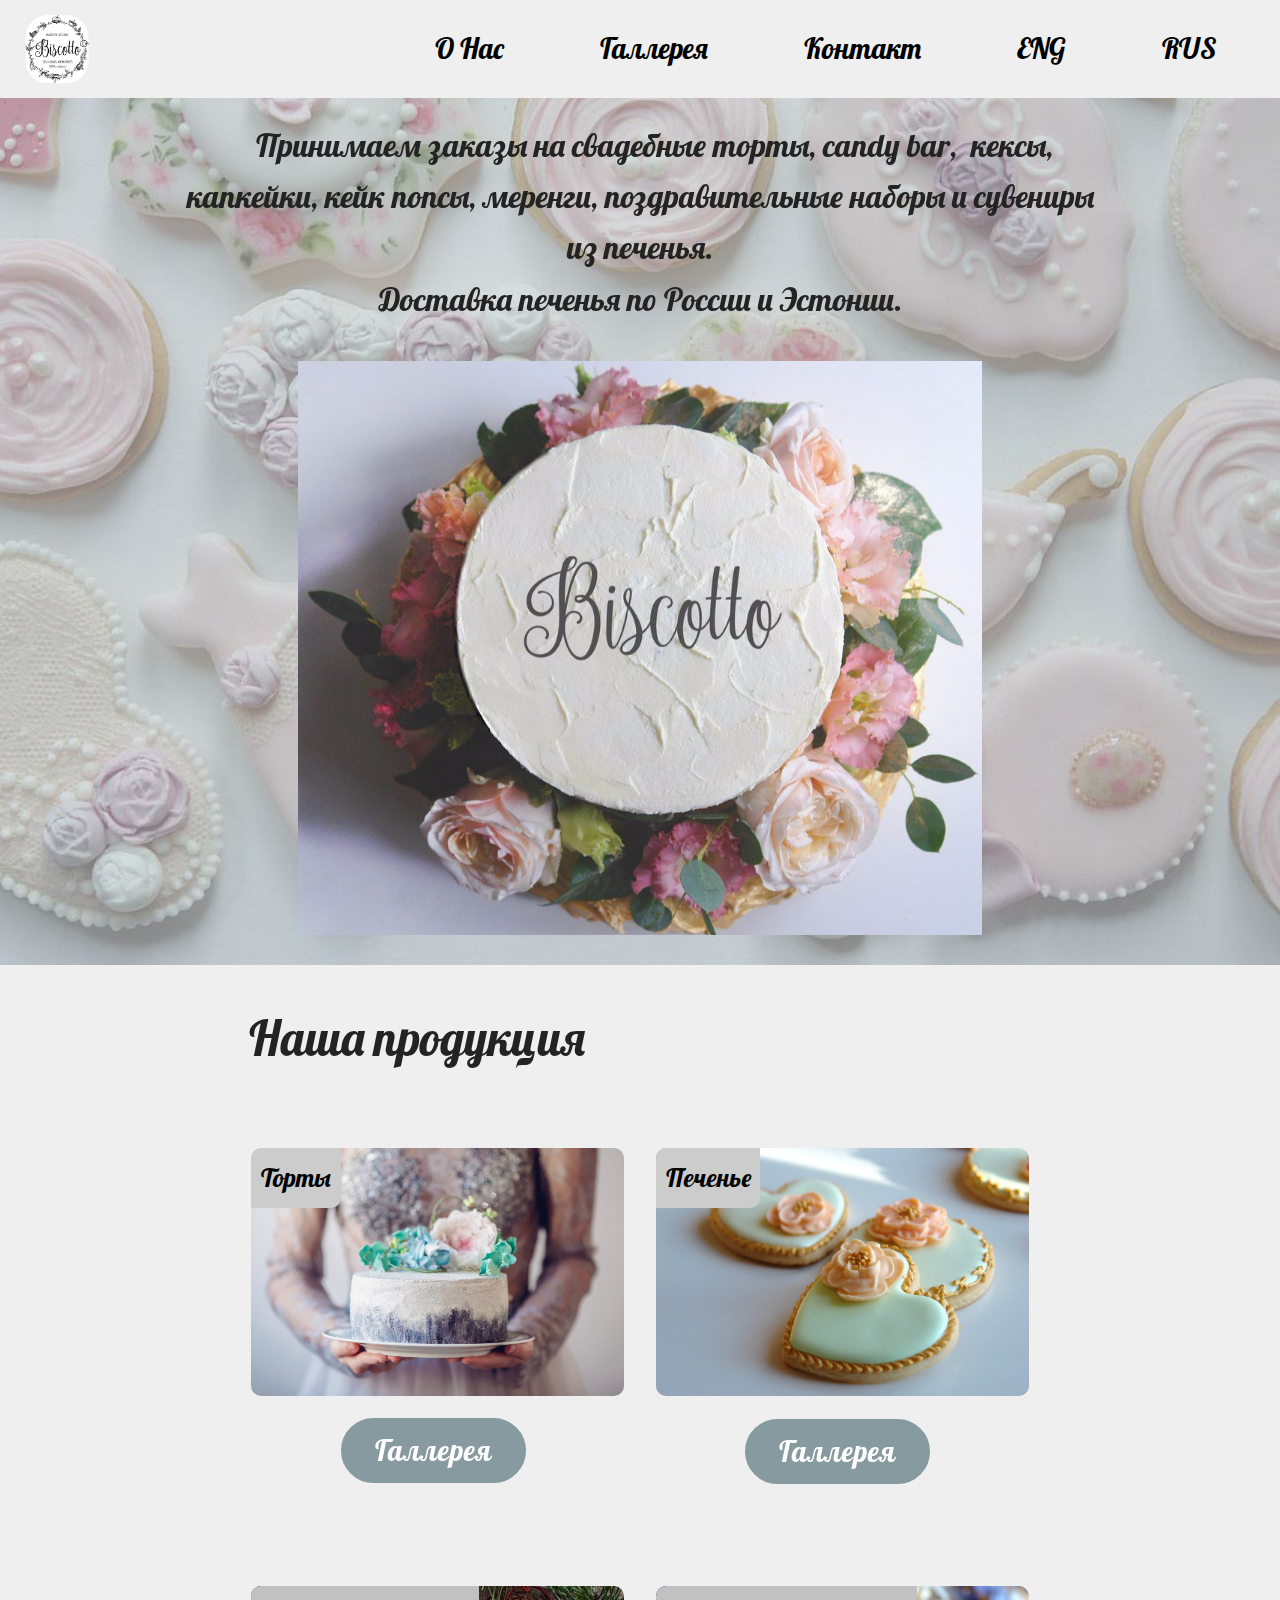
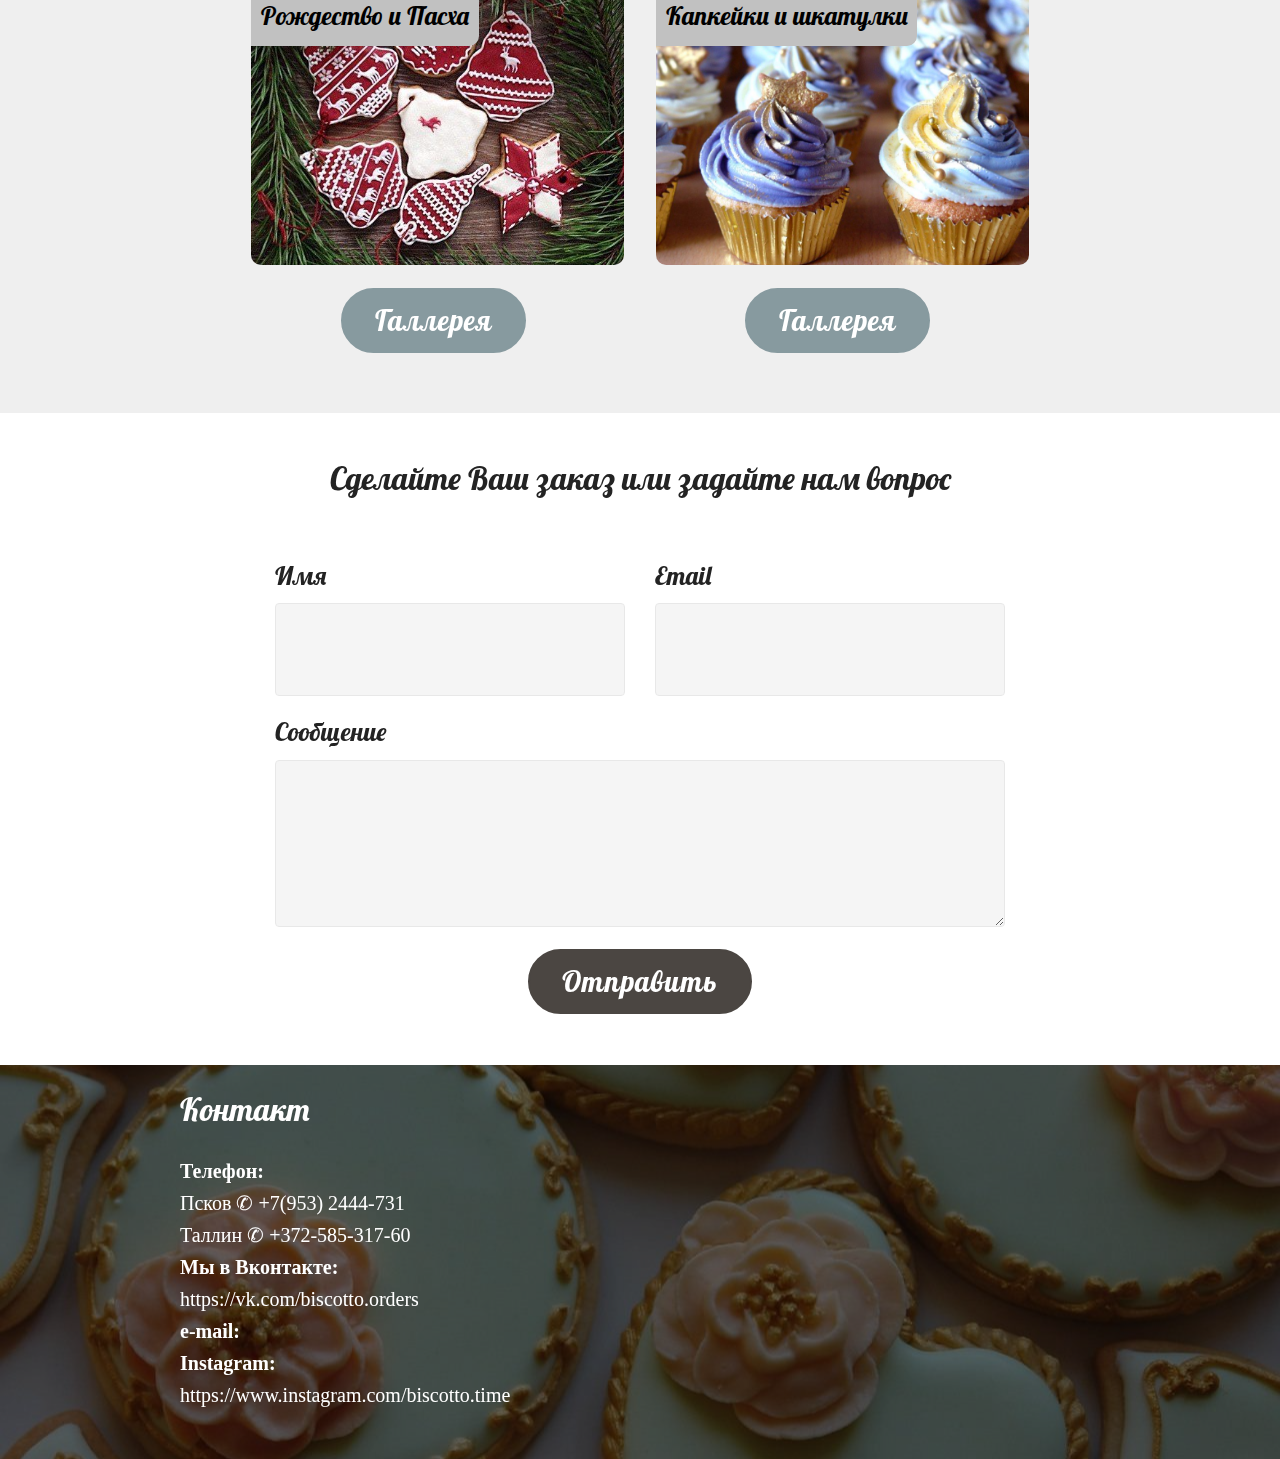
<file: index.html>
<!DOCTYPE html>
<html >
<head>
  <!-- Site made with Mobirise Website Builder v4.5.1, https://mobirise.com -->
  <meta charset="UTF-8">
  <meta http-equiv="X-UA-Compatible" content="IE=edge">
  <meta name="generator" content="Mobirise v4.5.1, mobirise.com">
  <meta name="viewport" content="width=device-width, initial-scale=1, minimum-scale=1">
  <meta name="description" content="">
  <title>Home</title>
  <link rel="stylesheet" href="https://fonts.googleapis.com/css?family=Poppins:300,400,500,600,700">
  <link rel="stylesheet" href="assets/web/assets/mobirise-icons/mobirise-icons.css">
  <link rel="stylesheet" href="assets/bootstrap/css/bootstrap.min.css">
  <link rel="stylesheet" href="assets/bootstrap/css/bootstrap-grid.min.css">
  <link rel="stylesheet" href="assets/bootstrap/css/bootstrap-reboot.min.css">
  <link rel="stylesheet" href="assets/dropdown/css/style.css">
  <link rel="stylesheet" href="assets/theme/css/style.css">
  <link rel="stylesheet" href="assets/mobirise/css/mbr-additional.css" type="text/css">
  
  
  
</head>
<body>
<section class="menu cid-qAXbkakZSU" once="menu" id="menu2-1o" data-rv-view="17">

    
    

    <nav class="navbar navbar-dropdown navbar-fixed-top navbar-expand-lg">
        <div class="navbar-brand">
            <span class="navbar-logo">
                <a href="index.html">
                    <img src="assets/images/xp6ozo0hiu84-1080x1080.png" alt="Biscotto" title="" media-simple="true" style="height: 5.1rem;">
                </a>
            </span>
            
        </div>
        <button class="navbar-toggler" type="button" data-toggle="collapse" data-target="#navbarSupportedContent" aria-controls="navbarNavAltMarkup" aria-expanded="false" aria-label="Toggle navigation">
            <div class="hamburger">
                <span></span>
                <span></span>
                <span></span>
                <span></span>
            </div>
        </button>
      <div class="collapse navbar-collapse" id="navbarSupportedContent">
            <ul class="navbar-nav nav-dropdown nav-right" data-app-modern-menu="true"><li class="nav-item">
                    <a class="nav-link link text-black display-4" href="index.html">
                        О Нас</a>
                </li>
                <li class="nav-item">
                    <a class="nav-link link text-black display-4" href="biscotto-gallery.html#slider2-27">
                        Галлерея</a>
                </li>
                <li class="nav-item">
                    <a class="nav-link link text-black display-4" href="index.html#info3-k">Контакт</a>
                </li><li class="nav-item"><a class="nav-link link text-black display-4" href="biscottoen.html#header4-1s">ENG</a></li><li class="nav-item"><a class="nav-link link text-black display-4" href="index.html">RUS</a></li></ul>
            
            
      </div>
    </nav>
</section>

<section class="header4 cid-qARLOMVkzc mbr-parallax-background" id="header4-h" data-rv-view="19">

    

    <div class="mbr-overlay" style="opacity: 0.3; background-color: rgb(135, 154, 159);">
    </div>

    <div class="container">
        <div class="row justify-content-md-center">
            <div class="media-content col-md-10">
                
                
                <div class="mbr-text align-center mbr-white pb-3">
                    <p class="mbr-text mbr-fonts-style display-5">&nbsp; &nbsp; Принимаем заказы на свадебные торты, candy bar, &nbsp;кексы, капкейки, кейк попсы, меренги, поздравительные наборы и сувениры из печенья. 
<br>Доставка печенья по России и Эстонии.
                    </p>
                </div>
                
            </div>
            <div class="mbr-figure pt-5">
                <img src="assets/images/u7qii3ot1oe-2-1280x853.jpg" alt="Mobirise" title="" media-simple="true" style="width: 60%;">
            </div>
        </div>
    </div>
</section>

<section class="features12 cid-qBInGQRUUB" id="features12-2f" data-rv-view="22">

    

    
    <div class="container-fluid">
        <h2 class="mbr-section-title align-left mbr-fonts-style display-2">Наша продукция</h2>
        
        
        <div class="row justify-content-center align-items-start pt-5">
            <div class="card px-3 py-4 col-12 col-md-6 col-lg-4">
                <div class="card-wrapper flip-card">
                    <div class="card-img">
                        <img src="assets/images/1-1280x853.jpg" alt="Mobirise" title="" media-simple="true">
                        <div class="img-text mbr-text mbr-fonts-style align-center mbr-white display-7">
                             Торты</div>
                    </div>
                    <div class="card-box">
                        
                        <div class="mbr-section-btn align-center"><a href="https://mobirise.com" class="btn btn-danger display-4">
                                Галлерея</a></div>
                    </div>
                </div>
            </div>
            <div class="card px-3 py-4 col-12 col-md-6 col-lg-4">
                <div class="card-wrapper flip-card">
                    <div class="card-img">
                        <img src="assets/images/1-1-1280x854.jpg" alt="Mobirise" title="" media-simple="true">
                        <div class="img-text mbr-text mbr-fonts-style align-center mbr-white display-7">
                             Печенье</div>
                    </div>
                    <div class="card-box">
                        
                        <div class="mbr-section-btn align-center"><a href="https://mobirise.com" class="btn btn-danger display-4">
                                Галлерея
                            </a></div>
                    </div>
                </div>
            </div>

            

            

            

            
        </div>
    </div>
</section>

<section class="features12 cid-qBIos2oMxt" id="features12-2g" data-rv-view="25">

    

    
    <div class="container-fluid">
        
        
        
        <div class="row justify-content-center align-items-start pt-5">
            <div class="card px-3 py-4 col-12 col-md-6 col-lg-4">
                <div class="card-wrapper flip-card">
                    <div class="card-img">
                        <img src="assets/images/x4b30tbyglw-4-640x640.jpg" alt="Mobirise" title="" media-simple="true">
                        <div class="img-text mbr-text mbr-fonts-style align-center mbr-white display-7">
                             Рождество и Пасха</div>
                    </div>
                    <div class="card-box">
                        
                        <div class="mbr-section-btn align-center"><a href="https://mobirise.com" class="btn btn-danger display-4">
                                Галлерея</a></div>
                    </div>
                </div>
            </div>
            <div class="card px-3 py-4 col-12 col-md-6 col-lg-4">
                <div class="card-wrapper flip-card">
                    <div class="card-img">
                        <img src="assets/images/aidpwhnchj4-2-1280x853.jpg" alt="Mobirise" title="" media-simple="true">
                        <div class="img-text mbr-text mbr-fonts-style align-center mbr-white display-7">
                             Капкейки и шкатулки</div>
                    </div>
                    <div class="card-box">
                        
                        <div class="mbr-section-btn align-center"><a href="https://mobirise.com" class="btn btn-danger display-4">
                                Галлерея
                            </a></div>
                    </div>
                </div>
            </div>

            

            

            

            
        </div>
    </div>
</section>

<section class="mbr-section form1 cid-qARP1b8WFC" id="form1-j" data-rv-view="28">

    

    
    <div class="container">
        <div class="row justify-content-center">
            <div class="title col-12 col-lg-8">
                 
                
                <h3 class="mbr-section-subtitle align-center mbr-light pb-3 mbr-fonts-style display-5">Сделайте Ваш заказ или задайте нам вопрос</h3>
            </div>
        </div>
    </div>
    <div class="container">
        <div class="row justify-content-center">
            <div class="media-container-column col-lg-8" data-form-type="formoid">
                    <div data-form-alert="" hidden="">Ваше сообщение отправлено!</div>
            
                    <form class="mbr-form" action="https://mobirise.com/" method="post" data-form-title="Mobirise Form"><input type="hidden" data-form-email="true" value="tahNkmJUrxG4rzggj7Y5gYi4K9BfuIZr/Fu/aFEAtO/fmmSGCeeCLHACsgsUa1FJFzcyTDO3nVJZnSrf8UAyouNJwzjeJjB7IumTWHzuy6GPB432lWk+4NSvYQpvqz+7">
                        <div class="row row-sm-offset">
                            <div class="col-md-4 multi-horizontal" data-for="name">
                                <div class="form-group">
                                    <label class="form-control-label mbr-fonts-style display-7" for="name-form1-j">Имя</label>
                                    <input type="text" class="form-control" name="name" data-form-field="Name" required="" id="name-form1-j">
                                </div>
                            </div>
                            <div class="col-md-4 multi-horizontal" data-for="email">
                                <div class="form-group">
                                    <label class="form-control-label mbr-fonts-style display-7" for="email-form1-j">Email</label>
                                    <input type="email" class="form-control" name="email" data-form-field="Email" required="" id="email-form1-j">
                                </div>
                            </div>
                            
                        </div>
                        <div class="form-group " data-for="message">
                            <label class="form-control-label mbr-fonts-style display-7" for="message-form1-j">Сообщение</label>
                            <textarea type="text" class="form-control" name="message" rows="3" data-form-field="Message" id="message-form1-j"></textarea>
                        </div>
            
                        <span class="input-group-btn"><button href="" type="submit" class="btn btn-form btn-warning display-4">Отправить</button></span>
                    </form>
            </div>
        </div>
    </div>
</section>

<section class="mbr-section info3 cid-qARPh9KLK0" id="info3-k" data-rv-view="31">

    

    <div class="mbr-overlay" style="opacity: 0.6; background-color: rgb(0, 0, 0);">
    </div>

    <div class="container">
        <div class="row justify-content-center contact">
            <div class="media-container-column title col-12 col-md-10">
                <h2 class="align-left mbr-bold mbr-white pb-3 mbr-fonts-style display-2"></h2>
                <h3 class="mbr-section-subtitle align-left mbr-light mbr-white pb-3 mbr-fonts-style display-5">Контакт</h3>
                <p class="mbr-text align-left mbr-white mbr-fonts-style  display-7"><strong>Телефон: </strong><br>Псков ✆ +7(953) 2444-731<br>Таллин ✆ +372-585-317-60⠀ &nbsp;<strong> &nbsp; &nbsp; &nbsp; &nbsp; &nbsp; &nbsp; &nbsp; &nbsp; &nbsp; &nbsp; &nbsp; &nbsp; &nbsp; &nbsp; &nbsp; &nbsp; &nbsp; &nbsp; &nbsp; &nbsp; &nbsp; &nbsp; &nbsp; &nbsp; &nbsp; &nbsp; &nbsp; &nbsp; &nbsp; &nbsp; &nbsp; &nbsp; &nbsp;</strong><br><strong>Мы в Вконтакте:&nbsp;</strong><br><a href="https://vk.com/biscotto.orders" target="_blank">https://vk.com/biscotto.orders</a>⠀<br><strong>e-mail:</strong><br><strong>Instagram:&nbsp;</strong><br><a href="https://www.instagram.com/biscotto.time" target="_blank">https://www.instagram.com/biscotto.time</a><br><br></p>
                
            </div>
        </div>
    </div>
</section>


  <script src="assets/web/assets/jquery/jquery.min.js"></script>
  <script src="assets/popper/popper.min.js"></script>
  <script src="assets/bootstrap/js/bootstrap.min.js"></script>
  <script src="assets/smooth-scroll/smooth-scroll.js"></script>
  <script src="assets/dropdown/js/script.min.js"></script>
  <script src="assets/touch-swipe/jquery.touch-swipe.min.js"></script>
  <script src="assets/jarallax/jarallax.min.js"></script>
  <script src="assets/theme/js/script.js"></script>
  <script src="assets/formoid/formoid.min.js"></script>
  
  
</body>
</html>
</file>
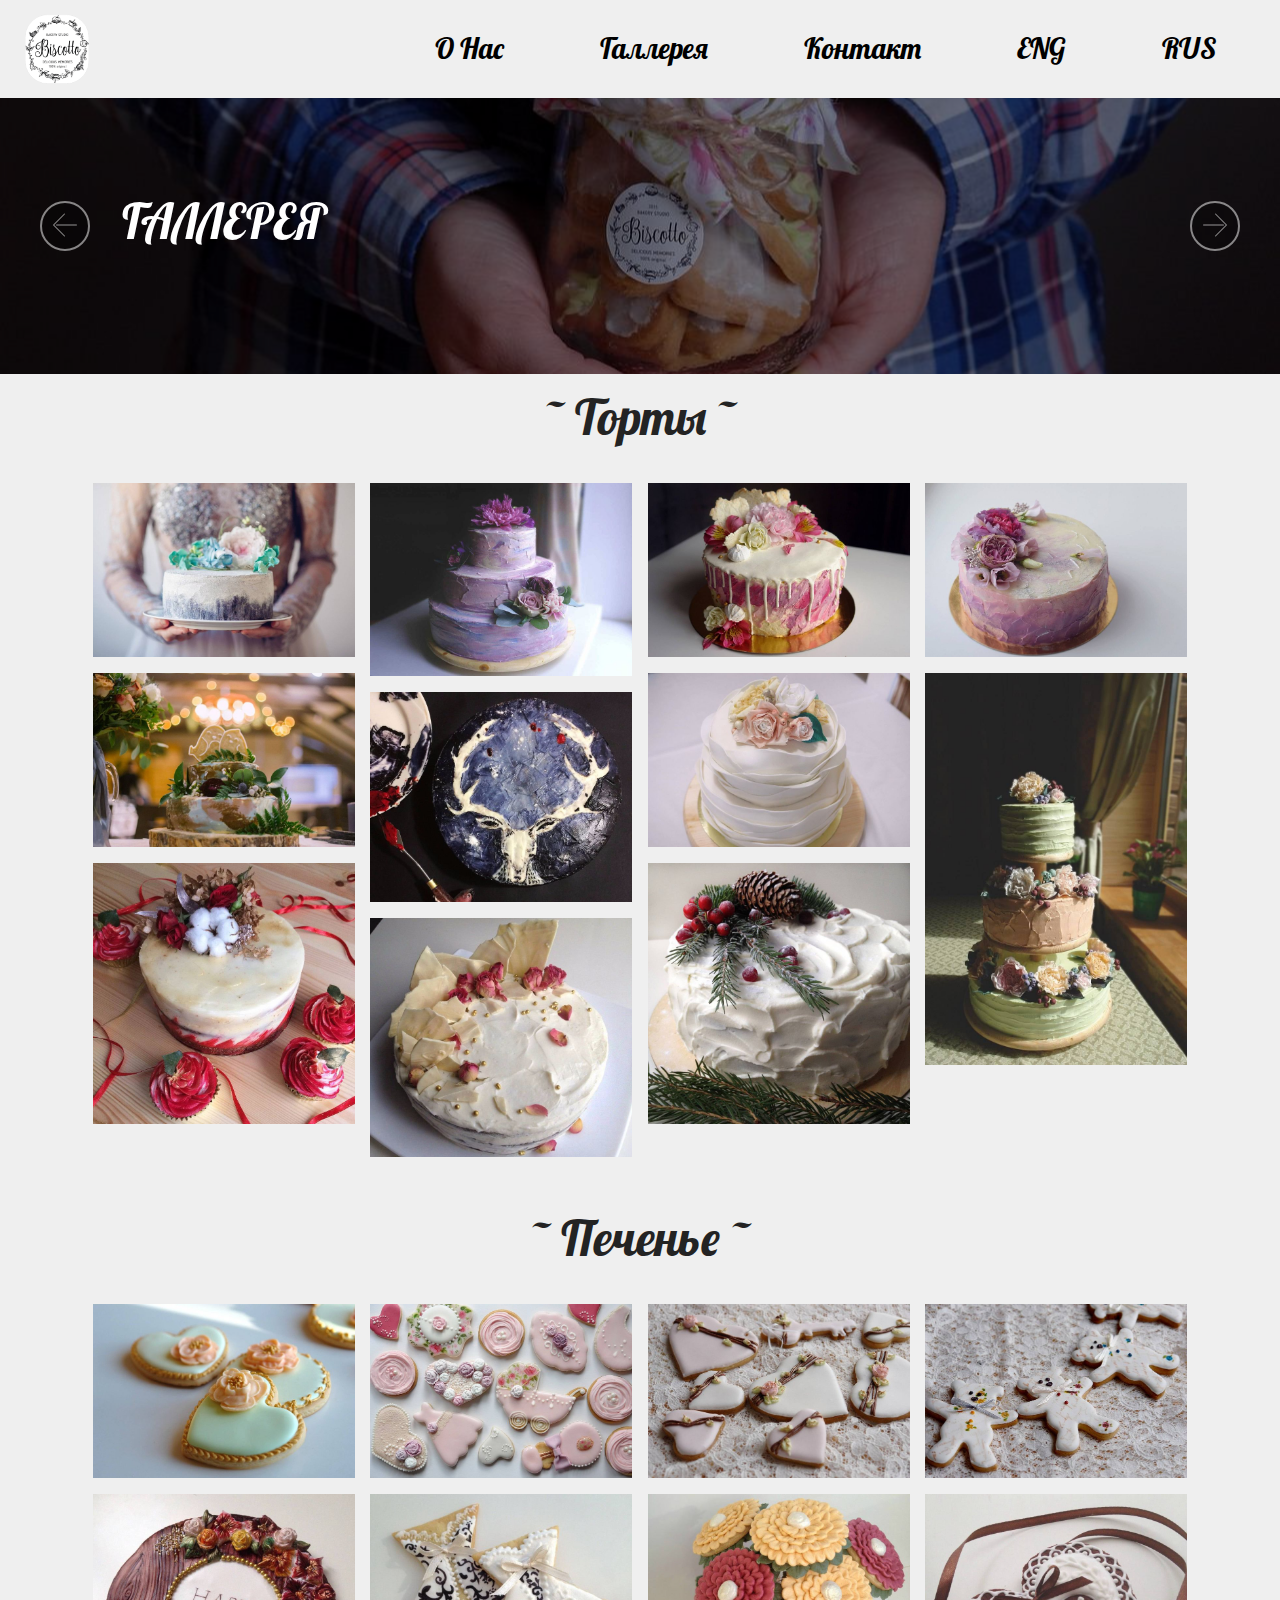
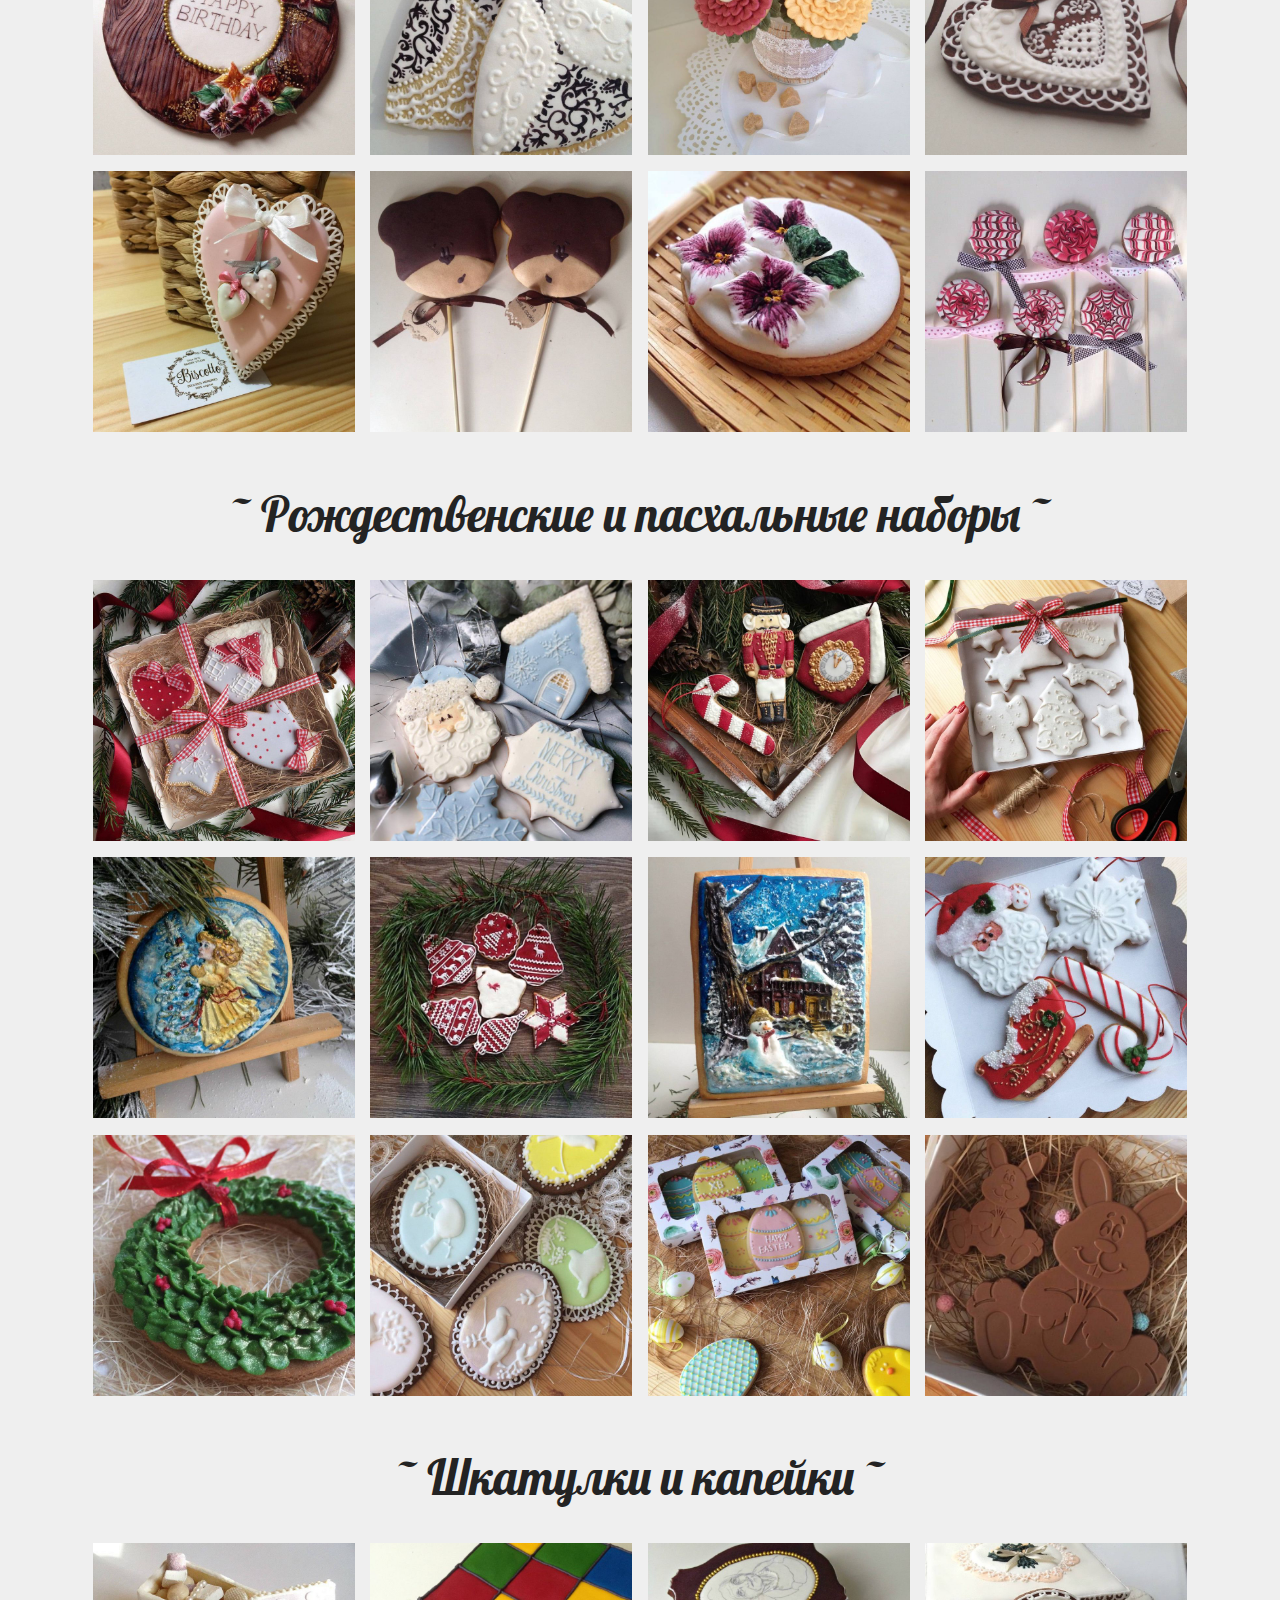
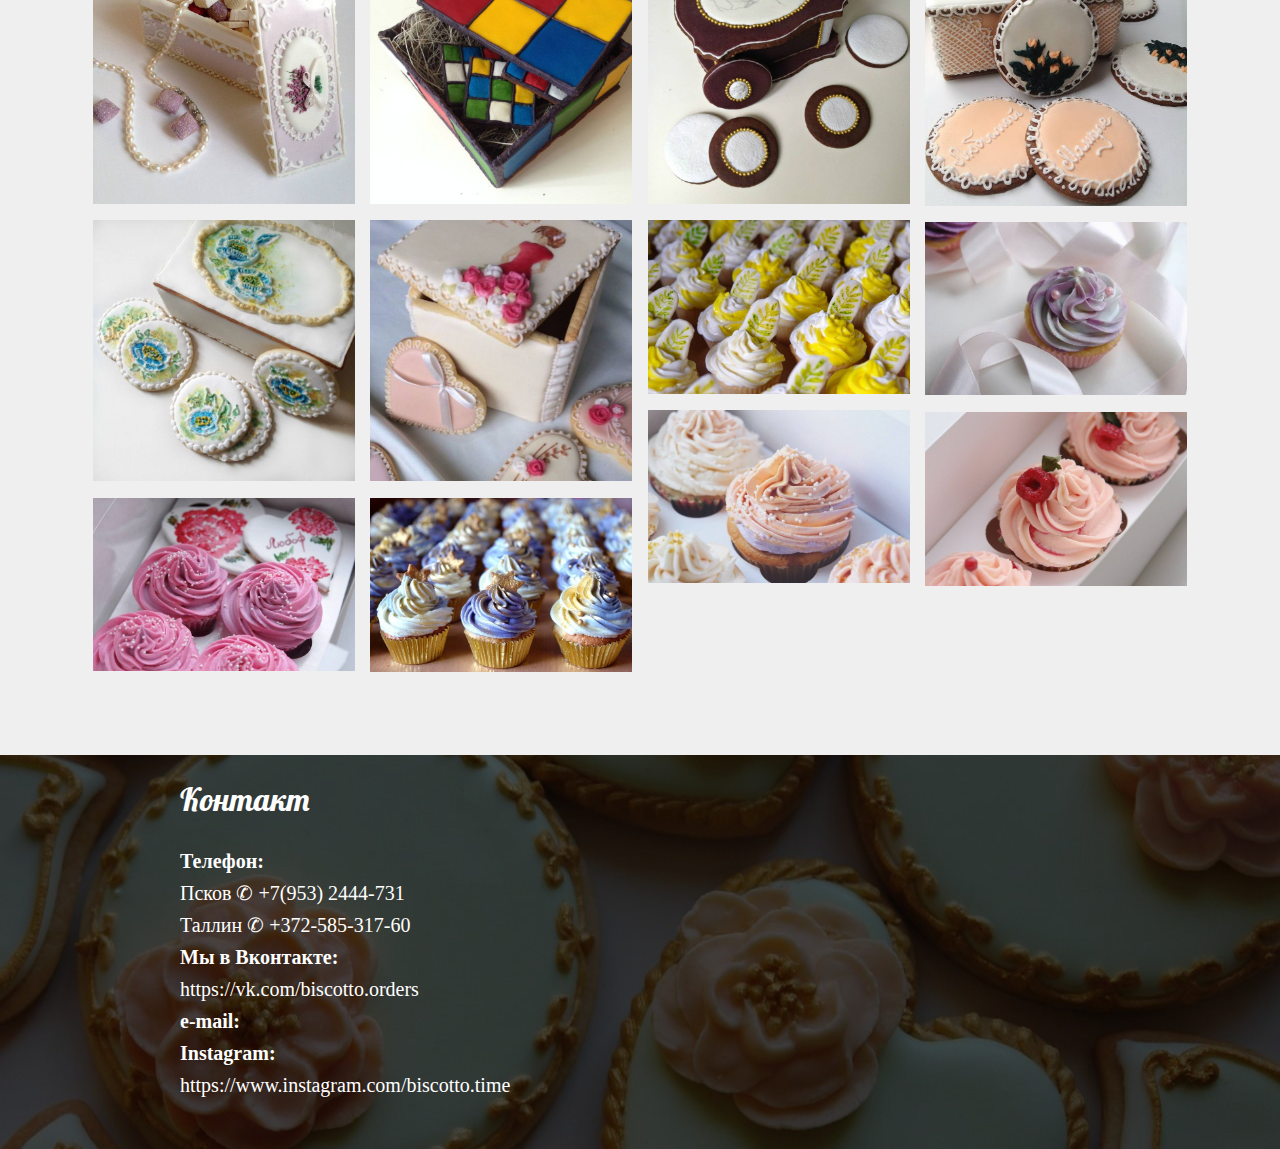
<file: biscotto-gallery.html>
<!DOCTYPE html>
<html >
<head>
  <!-- Site made with Mobirise Website Builder v4.5.1, https://mobirise.com -->
  <meta charset="UTF-8">
  <meta http-equiv="X-UA-Compatible" content="IE=edge">
  <meta name="generator" content="Mobirise v4.5.1, mobirise.com">
  <meta name="viewport" content="width=device-width, initial-scale=1, minimum-scale=1">
  <meta name="description" content="">
  <title>Галлерея</title>
  <link rel="stylesheet" href="assets/web/assets/mobirise-icons/mobirise-icons.css">
  <link rel="stylesheet" href="https://fonts.googleapis.com/css?family=Poppins:300,400,500,600,700">
  <link rel="stylesheet" href="assets/bootstrap/css/bootstrap.min.css">
  <link rel="stylesheet" href="assets/bootstrap/css/bootstrap-grid.min.css">
  <link rel="stylesheet" href="assets/bootstrap/css/bootstrap-reboot.min.css">
  <link rel="stylesheet" href="assets/dropdown/css/style.css">
  <link rel="stylesheet" href="assets/theme/css/style.css">
  <link rel="stylesheet" href="assets/mobirise-gallery/style.css">
  <link rel="stylesheet" href="assets/mobirise/css/mbr-additional.css" type="text/css">
  
  
  
</head>
<body>
<section class="menu cid-qAXc7Lf2oA" once="menu" id="menu2-1q" data-rv-view="51">

    
    

    <nav class="navbar navbar-dropdown navbar-fixed-top navbar-expand-lg">
        <div class="navbar-brand">
            <span class="navbar-logo">
                <a href="index.html">
                    <img src="assets/images/xp6ozo0hiu84-1080x1080.png" alt="Biscotto" title="" media-simple="true" style="height: 5.1rem;">
                </a>
            </span>
            
        </div>
        <button class="navbar-toggler" type="button" data-toggle="collapse" data-target="#navbarSupportedContent" aria-controls="navbarNavAltMarkup" aria-expanded="false" aria-label="Toggle navigation">
            <div class="hamburger">
                <span></span>
                <span></span>
                <span></span>
                <span></span>
            </div>
        </button>
      <div class="collapse navbar-collapse" id="navbarSupportedContent">
            <ul class="navbar-nav nav-dropdown nav-right" data-app-modern-menu="true"><li class="nav-item">
                    <a class="nav-link link text-black display-4" href="index.html">
                        О Нас</a>
                </li>
                <li class="nav-item">
                    <a class="nav-link link text-black display-4" href="biscotto-gallery.html#slider2-27">
                        Галлерея</a>
                </li>
                <li class="nav-item">
                    <a class="nav-link link text-black display-4" href="index.html#info3-k">Контакт</a>
                </li><li class="nav-item"><a class="nav-link link text-black display-4" href="biscottoen.html#header4-1s">ENG</a></li><li class="nav-item"><a class="nav-link link text-black display-4" href="index.html">RUS</a></li></ul>
            
            
      </div>
    </nav>
</section>

<section class="carousel slide cid-qBwt6ecAs9" data-interval="false" id="slider2-27" data-rv-view="53">

    
    <div class="container-fluid content-slider">
        <div class="content-slider-wrap">
            <div><div class="mbr-slider slide carousel" data-pause="true" data-keyboard="false" data-ride="carousel" data-interval="5000"><div class="carousel-inner" role="listbox"><div class="carousel-item slider-fullscreen-image active" data-bg-video-slide="false" style="background-image: url(assets/images/kokgltll3hg-1280x853.jpg);"><div class="container container-slide"><div class="image_wrapper"><div class="mbr-overlay" style="opacity: 0.5;"></div><img src="assets/images/kokgltll3hg-1280x853.jpg"><div class="carousel-caption justify-content-center"><div class="col-10 align-center"><h2 class="mbr-fonts-style display-2">ГАЛЛЕРЕЯ</h2></div></div></div></div></div><div class="carousel-item slider-fullscreen-image" data-bg-video-slide="false" style="background-image: url(assets/images/11fhxlmi85m-7-1280x791.jpg);"><div class="container container-slide"><div class="image_wrapper"><div class="mbr-overlay"></div><img src="assets/images/11fhxlmi85m-7-1280x791.jpg"><div class="carousel-caption justify-content-center"><div class="col-10 align-center"><h2 class="mbr-fonts-style display-2">ГАЛЛЕРЕЯ</h2></div></div></div></div></div><div class="carousel-item slider-fullscreen-image" data-bg-video-slide="false" style="background-image: url(assets/images/g0kamwqhe9e-1080x1080.jpg);"><div class="container container-slide"><div class="image_wrapper"><div class="mbr-overlay"></div><img src="assets/images/g0kamwqhe9e-1080x1080.jpg"><div class="carousel-caption justify-content-center"><div class="col-10 align-center"><h2 class="mbr-fonts-style display-2"><br><br>ГАЛЛЕРЕЯ</h2><p class="lead mbr-text mbr-fonts-style display-7"><br><br></p></div></div></div></div></div></div><a data-app-prevent-settings="" class="carousel-control carousel-control-prev" role="button" data-slide="prev" href="#slider2-27"><span aria-hidden="true" class="mbri-left mbr-iconfont"></span><span class="sr-only">Previous</span></a><a data-app-prevent-settings="" class="carousel-control carousel-control-next" role="button" data-slide="next" href="#slider2-27"><span aria-hidden="true" class="mbri-right mbr-iconfont"></span><span class="sr-only">Next</span></a></div></div> 
        </div>
    </div>
</section>

<section class="mbr-gallery mbr-slider-carousel cid-qAMuAMHAcA" id="gallery1-4" data-rv-view="65">

    
    <h2 class="align-center mbr-fonts-style mbr-section-title display-2">~ Торты ~</h2>
    
<div class="container">
    <!--     <div mbr-class="{'container': !fullWidth}"> -->
        <div class="col-left-gallery"><!-- Filter --><!-- Gallery --><div class="mbr-gallery-row"><div class="mbr-gallery-layout-default"><div><div><div class="mbr-gallery-item mbr-gallery-item--p1" data-video-url="false" data-tags="Awesome"><div href="#lb-gallery1-4" data-slide-to="0" data-toggle="modal"><img src="assets/images/boxso4t-298-1280x853-800x533.jpg" alt=""><span class="icon-focus"></span></div></div><div class="mbr-gallery-item mbr-gallery-item--p1" data-video-url="false" data-tags="Responsive"><div href="#lb-gallery1-4" data-slide-to="1" data-toggle="modal"><img src="assets/images/wjndco95f1ytttt-1152x853-800x592.jpg" alt=""><span class="icon-focus"></span></div></div><div class="mbr-gallery-item mbr-gallery-item--p1" data-video-url="false" data-tags="Creative"><div href="#lb-gallery1-4" data-slide-to="2" data-toggle="modal"><img src="assets/images/5-1280x853-800x533.jpg" alt=""><span class="icon-focus"></span></div></div><div class="mbr-gallery-item mbr-gallery-item--p1" data-video-url="false" data-tags="Animated"><div href="#lb-gallery1-4" data-slide-to="3" data-toggle="modal"><img src="assets/images/1.1-1280x853-800x533.jpg" alt=""><span class="icon-focus"></span></div></div><div class="mbr-gallery-item mbr-gallery-item--p1" data-video-url="false" data-tags="Awesome"><div href="#lb-gallery1-4" data-slide-to="4" data-toggle="modal"><img src="assets/images/fpu6h6qeg3k-1280x855-800x534.jpg" alt=""><span class="icon-focus"></span></div></div><div class="mbr-gallery-item mbr-gallery-item--p1" data-video-url="false" data-tags="Responsive"><div href="#lb-gallery1-4" data-slide-to="5" data-toggle="modal"><img src="assets/images/7-1280x854-800x533.jpg" alt=""><span class="icon-focus"></span></div></div><div class="mbr-gallery-item mbr-gallery-item--p1" data-video-url="false" data-tags="Animated"><div href="#lb-gallery1-4" data-slide-to="6" data-toggle="modal"><img src="assets/images/6tcmnfd2mbu-720x1080-720x1080.jpg" alt=""><span class="icon-focus"></span></div></div><div class="mbr-gallery-item mbr-gallery-item--p1" data-video-url="false" data-tags="Animated"><div href="#lb-gallery1-4" data-slide-to="7" data-toggle="modal"><img src="assets/images/8-1-1080x1080-800x643.jpg" alt=""><span class="icon-focus"></span></div></div><div class="mbr-gallery-item mbr-gallery-item--p1" data-video-url="false" data-tags="Animated"><div href="#lb-gallery1-4" data-slide-to="8" data-toggle="modal"><img src="assets/images/10-1080x1080-800x800.jpg" alt=""><span class="icon-focus"></span></div></div><div class="mbr-gallery-item mbr-gallery-item--p1" data-video-url="false" data-tags="Animated"><div href="#lb-gallery1-4" data-slide-to="9" data-toggle="modal"><img src="assets/images/12-960x960-800x800.jpg" alt=""><span class="icon-focus"></span></div></div><div class="mbr-gallery-item mbr-gallery-item--p1" data-video-url="false" data-tags="Animated"><div href="#lb-gallery1-4" data-slide-to="10" data-toggle="modal"><img src="assets/images/13-960x960-800x731.jpg" alt=""><span class="icon-focus"></span></div></div></div></div><div class="clearfix"></div></div></div><!-- Lightbox --><div data-app-prevent-settings="" class="mbr-slider modal fade carousel slide" tabindex="-1" data-keyboard="true" data-interval="false" id="lb-gallery1-4"><div class="modal-dialog"><div class="modal-content"><div class="modal-body"><div class="carousel-inner"><div class="carousel-item"><img src="assets/images/boxso4t-298-1280x853.jpg" alt=""></div><div class="carousel-item"><img src="assets/images/wjndco95f1ytttt-1152x853.jpg" alt=""></div><div class="carousel-item"><img src="assets/images/5-1280x853.jpg" alt=""></div><div class="carousel-item"><img src="assets/images/1.1-1280x853.jpg" alt=""></div><div class="carousel-item"><img src="assets/images/fpu6h6qeg3k-1280x855.jpg" alt=""></div><div class="carousel-item"><img src="assets/images/7-1280x854.jpg" alt=""></div><div class="carousel-item"><img src="assets/images/6tcmnfd2mbu-720x1080.jpg" alt=""></div><div class="carousel-item"><img src="assets/images/8-1-1080x1080.jpg" alt=""></div><div class="carousel-item"><img src="assets/images/10-1080x1080.jpg" alt=""></div><div class="carousel-item"><img src="assets/images/12-960x960.jpg" alt=""></div><div class="carousel-item active"><img src="assets/images/13-960x960.jpg" alt=""></div></div><a class="carousel-control carousel-control-prev" role="button" data-slide="prev" href="#lb-gallery1-4"><span class="mbri-left mbr-iconfont" aria-hidden="true"></span><span class="sr-only">Previous</span></a><a class="carousel-control carousel-control-next" role="button" data-slide="next" href="#lb-gallery1-4"><span class="mbri-right mbr-iconfont" aria-hidden="true"></span><span class="sr-only">Next</span></a><a class="close" href="#" role="button" data-dismiss="modal"><span class="sr-only">Close</span></a></div></div></div></div></div>
   <!--  </div> -->
    </div>
</section>

<section class="mbr-gallery mbr-slider-carousel cid-qAMz0VB1Dn" id="gallery1-5" data-rv-view="112">

    
    <h2 class="align-center mbr-fonts-style mbr-section-title display-2"><span style="font-size: 3rem;">~&nbsp;</span>Печенье ~<br></h2>
    
<div class="container">
    <!--     <div mbr-class="{'container': !fullWidth}"> -->
        <div class="col-left-gallery"><!-- Filter --><!-- Gallery --><div class="mbr-gallery-row"><div class="mbr-gallery-layout-default"><div><div><div class="mbr-gallery-item mbr-gallery-item--p1" data-video-url="false" data-tags="Awesome"><div href="#lb-gallery1-5" data-slide-to="0" data-toggle="modal"><img src="assets/images/1-1280x854-800x533.jpg" alt=""><span class="icon-focus"></span></div></div><div class="mbr-gallery-item mbr-gallery-item--p1" data-video-url="false" data-tags="Responsive"><div href="#lb-gallery1-5" data-slide-to="1" data-toggle="modal"><img src="assets/images/2-1-1280x853-800x533.jpg" alt=""><span class="icon-focus"></span></div></div><div class="mbr-gallery-item mbr-gallery-item--p1" data-video-url="false" data-tags="Creative"><div href="#lb-gallery1-5" data-slide-to="2" data-toggle="modal"><img src="assets/images/3-1-1280x853-800x533.jpg" alt=""><span class="icon-focus"></span></div></div><div class="mbr-gallery-item mbr-gallery-item--p1" data-video-url="false" data-tags="Animated"><div href="#lb-gallery1-5" data-slide-to="3" data-toggle="modal"><img src="assets/images/qcy1jk-6ue-1280x853-800x533.jpg" alt=""><span class="icon-focus"></span></div></div><div class="mbr-gallery-item mbr-gallery-item--p1" data-video-url="false" data-tags="Awesome"><div href="#lb-gallery1-5" data-slide-to="4" data-toggle="modal"><img src="assets/images/wkajpik88te-960x960-800x800.jpg" alt=""><span class="icon-focus"></span></div></div><div class="mbr-gallery-item mbr-gallery-item--p1" data-video-url="false" data-tags="Awesome"><div href="#lb-gallery1-5" data-slide-to="5" data-toggle="modal"><img src="assets/images/j85zeng3rqw-960x960-800x800.jpg" alt=""><span class="icon-focus"></span></div></div><div class="mbr-gallery-item mbr-gallery-item--p1" data-video-url="false" data-tags="Responsive"><div href="#lb-gallery1-5" data-slide-to="6" data-toggle="modal"><img src="assets/images/sdnfko7alec-1080x1080-800x800.jpg" alt=""><span class="icon-focus"></span></div></div><div class="mbr-gallery-item mbr-gallery-item--p1" data-video-url="false" data-tags="Animated"><div href="#lb-gallery1-5" data-slide-to="7" data-toggle="modal"><img src="assets/images/toe-vcdqdcg-960x960-800x800.jpg" alt=""><span class="icon-focus"></span></div></div><div class="mbr-gallery-item mbr-gallery-item--p1" data-video-url="false" data-tags="Animated"><div href="#lb-gallery1-5" data-slide-to="8" data-toggle="modal"><img src="assets/images/9amf13qgd30-1080x1080-800x800.jpg" alt=""><span class="icon-focus"></span></div></div><div class="mbr-gallery-item mbr-gallery-item--p1" data-video-url="false" data-tags="Animated"><div href="#lb-gallery1-5" data-slide-to="9" data-toggle="modal"><img src="assets/images/cejemjvcsde-960x960-800x800.jpg" alt=""><span class="icon-focus"></span></div></div><div class="mbr-gallery-item mbr-gallery-item--p1" data-video-url="false" data-tags="Animated"><div href="#lb-gallery1-5" data-slide-to="10" data-toggle="modal"><img src="assets/images/102-640x640-640x640.jpg" alt=""><span class="icon-focus"></span></div></div><div class="mbr-gallery-item mbr-gallery-item--p1" data-video-url="false" data-tags="Animated"><div href="#lb-gallery1-5" data-slide-to="11" data-toggle="modal"><img src="assets/images/101-640x640-640x640.jpg" alt=""><span class="icon-focus"></span></div></div></div></div><div class="clearfix"></div></div></div><!-- Lightbox --><div data-app-prevent-settings="" class="mbr-slider modal fade carousel slide" tabindex="-1" data-keyboard="true" data-interval="false" id="lb-gallery1-5"><div class="modal-dialog"><div class="modal-content"><div class="modal-body"><div class="carousel-inner"><div class="carousel-item"><img src="assets/images/1-1280x854.jpg" alt=""></div><div class="carousel-item"><img src="assets/images/2-1-1280x853.jpg" alt=""></div><div class="carousel-item"><img src="assets/images/3-1-1280x853.jpg" alt=""></div><div class="carousel-item"><img src="assets/images/-qcy1jk-6ue-1280x853.jpg" alt=""></div><div class="carousel-item"><img src="assets/images/wkajpik88te-960x960.jpg" alt=""></div><div class="carousel-item"><img src="assets/images/j85zeng3rqw-960x960.jpg" alt=""></div><div class="carousel-item"><img src="assets/images/sdnfko7alec-1080x1080.jpg" alt=""></div><div class="carousel-item active"><img src="assets/images/toe-vcdqdcg-960x960.jpg" alt=""></div><div class="carousel-item"><img src="assets/images/9amf13qgd30-1080x1080.jpg" alt=""></div><div class="carousel-item"><img src="assets/images/cejemjvcsde-960x960.jpg" alt=""></div><div class="carousel-item"><img src="assets/images/102-640x640.jpg" alt=""></div><div class="carousel-item"><img src="assets/images/101-640x640.jpg" alt=""></div></div><a class="carousel-control carousel-control-prev" role="button" data-slide="prev" href="#lb-gallery1-5"><span class="mbri-left mbr-iconfont" aria-hidden="true"></span><span class="sr-only">Previous</span></a><a class="carousel-control carousel-control-next" role="button" data-slide="next" href="#lb-gallery1-5"><span class="mbri-right mbr-iconfont" aria-hidden="true"></span><span class="sr-only">Next</span></a><a class="close" href="#" role="button" data-dismiss="modal"><span class="sr-only">Close</span></a></div></div></div></div></div>
   <!--  </div> -->
    </div>
</section>

<section class="mbr-gallery mbr-slider-carousel cid-qAMJpSWl4w" id="gallery1-6" data-rv-view="163">

    
    <h2 class="align-center mbr-fonts-style mbr-section-title display-2"><span style="font-size: 3rem;">~&nbsp;</span>Рождественские и пасхальные наборы ~</h2>
    
    <div class="container">
<!--     <div mbr-class="{'container': !fullWidth}"> -->
        <div class="col-left-gallery"><!-- Filter --><!-- Gallery --><div class="mbr-gallery-row"><div class="mbr-gallery-layout-default"><div><div><div class="mbr-gallery-item mbr-gallery-item--p1" data-video-url="false" data-tags="Awesome"><div href="#lb-gallery1-6" data-slide-to="0" data-toggle="modal"><img src="assets/images/1-1080x1080-800x800.jpg" alt=""><span class="icon-focus"></span></div></div><div class="mbr-gallery-item mbr-gallery-item--p1" data-video-url="false" data-tags="Responsive"><div href="#lb-gallery1-6" data-slide-to="1" data-toggle="modal"><img src="assets/images/3-1080x1080-800x800.jpg" alt=""><span class="icon-focus"></span></div></div><div class="mbr-gallery-item mbr-gallery-item--p1" data-video-url="false" data-tags="Creative"><div href="#lb-gallery1-6" data-slide-to="2" data-toggle="modal"><img src="assets/images/2-1080x1080-800x800.jpg" alt=""><span class="icon-focus"></span></div></div><div class="mbr-gallery-item mbr-gallery-item--p1" data-video-url="false" data-tags="Animated"><div href="#lb-gallery1-6" data-slide-to="3" data-toggle="modal"><img src="assets/images/4-1080x1080-800x800.jpg" alt=""><span class="icon-focus"></span></div></div><div class="mbr-gallery-item mbr-gallery-item--p1" data-video-url="false" data-tags="Awesome"><div href="#lb-gallery1-6" data-slide-to="4" data-toggle="modal"><img src="assets/images/3ezlvdeaasq-1024x1024-800x800.jpg" alt=""><span class="icon-focus"></span></div></div><div class="mbr-gallery-item mbr-gallery-item--p1" data-video-url="false" data-tags="Responsive"><div href="#lb-gallery1-6" data-slide-to="5" data-toggle="modal"><img src="assets/images/x4b30tbyglw-640x640-640x640.jpg" alt=""><span class="icon-focus"></span></div></div><div class="mbr-gallery-item mbr-gallery-item--p1" data-video-url="false" data-tags="Awesome"><div href="#lb-gallery1-6" data-slide-to="6" data-toggle="modal"><img src="assets/images/p04zpswka9u-1024x1024-800x800.jpg" alt=""><span class="icon-focus"></span></div></div><div class="mbr-gallery-item mbr-gallery-item--p1" data-video-url="false" data-tags="Awesome"><div href="#lb-gallery1-6" data-slide-to="7" data-toggle="modal"><img src="assets/images/5-960x960-800x800.jpg" alt=""><span class="icon-focus"></span></div></div><div class="mbr-gallery-item mbr-gallery-item--p1" data-video-url="false" data-tags="Awesome"><div href="#lb-gallery1-6" data-slide-to="8" data-toggle="modal"><img src="assets/images/6-960x960-800x800.jpg" alt=""><span class="icon-focus"></span></div></div><div class="mbr-gallery-item mbr-gallery-item--p1" data-video-url="false" data-tags="Awesome"><div href="#lb-gallery1-6" data-slide-to="9" data-toggle="modal"><img src="assets/images/8-960x960-800x800.jpg" alt=""><span class="icon-focus"></span></div></div><div class="mbr-gallery-item mbr-gallery-item--p1" data-video-url="false" data-tags="Awesome"><div href="#lb-gallery1-6" data-slide-to="10" data-toggle="modal"><img src="assets/images/7-960x960-800x800.jpg" alt=""><span class="icon-focus"></span></div></div><div class="mbr-gallery-item mbr-gallery-item--p1" data-video-url="false" data-tags="Awesome"><div href="#lb-gallery1-6" data-slide-to="11" data-toggle="modal"><img src="assets/images/nu95xi41wkg-1-768x960-614x614.jpg" alt=""><span class="icon-focus"></span></div></div></div></div><div class="clearfix"></div></div></div><!-- Lightbox --><div data-app-prevent-settings="" class="mbr-slider modal fade carousel slide" tabindex="-1" data-keyboard="true" data-interval="false" id="lb-gallery1-6"><div class="modal-dialog"><div class="modal-content"><div class="modal-body"><div class="carousel-inner"><div class="carousel-item"><img src="assets/images/1-1080x1080.jpg" alt=""></div><div class="carousel-item"><img src="assets/images/3-1080x1080.jpg" alt=""></div><div class="carousel-item"><img src="assets/images/2-1080x1080.jpg" alt=""></div><div class="carousel-item"><img src="assets/images/4-1080x1080.jpg" alt=""></div><div class="carousel-item"><img src="assets/images/3ezlvdeaasq-1024x1024.jpg" alt=""></div><div class="carousel-item"><img src="assets/images/x4b30tbyglw-640x640.jpg" alt=""></div><div class="carousel-item"><img src="assets/images/p04zpswka9u-1024x1024.jpg" alt=""></div><div class="carousel-item"><img src="assets/images/5-960x960.jpg" alt=""></div><div class="carousel-item"><img src="assets/images/6-960x960.jpg" alt=""></div><div class="carousel-item"><img src="assets/images/8-960x960.jpg" alt=""></div><div class="carousel-item"><img src="assets/images/7-960x960.jpg" alt=""></div><div class="carousel-item active"><img src="assets/images/nu95xi41wkg-1-768x960.jpg" alt=""></div></div><a class="carousel-control carousel-control-prev" role="button" data-slide="prev" href="#lb-gallery1-6"><span class="mbri-left mbr-iconfont" aria-hidden="true"></span><span class="sr-only">Previous</span></a><a class="carousel-control carousel-control-next" role="button" data-slide="next" href="#lb-gallery1-6"><span class="mbri-right mbr-iconfont" aria-hidden="true"></span><span class="sr-only">Next</span></a><a class="close" href="#" role="button" data-dismiss="modal"><span class="sr-only">Close</span></a></div></div></div></div></div>
   <!--  </div> -->
    </div>
</section>

<section class="mbr-gallery mbr-slider-carousel cid-qARzMslvB3" id="gallery1-7" data-rv-view="214">

    
    <h2 class="align-center mbr-fonts-style mbr-section-title display-2"><span style="font-size: 3rem;">~&nbsp;</span>Шкатулки и капейки ~</h2>
    
    <div class="container">
<!--     <div mbr-class="{'container': !fullWidth}"> -->
        <div class="col-left-gallery"><!-- Filter --><!-- Gallery --><div class="mbr-gallery-row"><div class="mbr-gallery-layout-default"><div><div><div class="mbr-gallery-item mbr-gallery-item--p1" data-video-url="false" data-tags="Awesome"><div href="#lb-gallery1-7" data-slide-to="0" data-toggle="modal"><img src="assets/images/db-y6ryagcu-960x960-800x800.jpg" alt=""><span class="icon-focus"></span></div></div><div class="mbr-gallery-item mbr-gallery-item--p1" data-video-url="false" data-tags="Responsive"><div href="#lb-gallery1-7" data-slide-to="1" data-toggle="modal"><img src="assets/images/awmsd-qiefc-1024x1024-800x800.jpg" alt=""><span class="icon-focus"></span></div></div><div class="mbr-gallery-item mbr-gallery-item--p1" data-video-url="false" data-tags="Creative"><div href="#lb-gallery1-7" data-slide-to="2" data-toggle="modal"><img src="assets/images/tehdukuhzg-1024x1024-800x800.jpg" alt=""><span class="icon-focus"></span></div></div><div class="mbr-gallery-item mbr-gallery-item--p1" data-video-url="false" data-tags="Animated"><div href="#lb-gallery1-7" data-slide-to="3" data-toggle="modal"><img src="assets/images/jhzd9pypkn0-1-936x945-800x807.jpg" alt=""><span class="icon-focus"></span></div></div><div class="mbr-gallery-item mbr-gallery-item--p1" data-video-url="false" data-tags="Awesome"><div href="#lb-gallery1-7" data-slide-to="4" data-toggle="modal"><img src="assets/images/nr3jpdmxmik-1024x1024-800x800.jpg" alt=""><span class="icon-focus"></span></div></div><div class="mbr-gallery-item mbr-gallery-item--p1" data-video-url="false" data-tags="Awesome"><div href="#lb-gallery1-7" data-slide-to="5" data-toggle="modal"><img src="assets/images/hqwpnzwtxmi-2-768x960-614x614.jpg" alt=""><span class="icon-focus"></span></div></div><div class="mbr-gallery-item mbr-gallery-item--p1" data-video-url="false" data-tags="Responsive"><div href="#lb-gallery1-7" data-slide-to="6" data-toggle="modal"><img src="assets/images/rddgh46c0j4-1280x853-800x533.jpg" alt=""><span class="icon-focus"></span></div></div><div class="mbr-gallery-item mbr-gallery-item--p1" data-video-url="false" data-tags="Animated"><div href="#lb-gallery1-7" data-slide-to="7" data-toggle="modal"><img src="assets/images/7tlgq4wc0xc-960x638-800x531.jpg" alt=""><span class="icon-focus"></span></div></div><div class="mbr-gallery-item mbr-gallery-item--p1" data-video-url="false" data-tags="Awesome"><div href="#lb-gallery1-7" data-slide-to="8" data-toggle="modal"><img src="assets/images/r2f939keelk-960x638-800x531.jpg" alt=""><span class="icon-focus"></span></div></div><div class="mbr-gallery-item mbr-gallery-item--p1" data-video-url="false" data-tags="Responsive"><div href="#lb-gallery1-7" data-slide-to="9" data-toggle="modal"><img src="assets/images/g99weqwzjn0-1280x853-800x533.jpg" alt=""><span class="icon-focus"></span></div></div><div class="mbr-gallery-item mbr-gallery-item--p1" data-video-url="false" data-tags="Responsive"><div href="#lb-gallery1-7" data-slide-to="10" data-toggle="modal"><img src="assets/images/0m9x4l1p1l0-960x638-800x531.jpg" alt=""><span class="icon-focus"></span></div></div><div class="mbr-gallery-item mbr-gallery-item--p1" data-video-url="false" data-tags="Responsive"><div href="#lb-gallery1-7" data-slide-to="11" data-toggle="modal"><img src="assets/images/aidpwhnchj4-1280x853-800x533.jpg" alt=""><span class="icon-focus"></span></div></div></div></div><div class="clearfix"></div></div></div><!-- Lightbox --><div data-app-prevent-settings="" class="mbr-slider modal fade carousel slide" tabindex="-1" data-keyboard="true" data-interval="false" id="lb-gallery1-7"><div class="modal-dialog"><div class="modal-content"><div class="modal-body"><div class="carousel-inner"><div class="carousel-item"><img src="assets/images/db-y6ryagcu-960x960.jpg" alt=""></div><div class="carousel-item"><img src="assets/images/awmsd-qiefc-1024x1024.jpg" alt=""></div><div class="carousel-item"><img src="assets/images/tehdukuhzg-1024x1024.jpg" alt=""></div><div class="carousel-item"><img src="assets/images/jhzd9pypkn0-1-936x945.jpg" alt=""></div><div class="carousel-item"><img src="assets/images/nr3jpdmxmik-1024x1024.jpg" alt=""></div><div class="carousel-item"><img src="assets/images/hqwpnzwtxmi-2-768x960.jpg" alt=""></div><div class="carousel-item"><img src="assets/images/rddgh46c0j4-1280x853.jpg" alt=""></div><div class="carousel-item"><img src="assets/images/7tlgq4wc0xc-960x638.jpg" alt=""></div><div class="carousel-item"><img src="assets/images/r2f939keelk-960x638.jpg" alt=""></div><div class="carousel-item"><img src="assets/images/g99weqwzjn0-1280x853.jpg" alt=""></div><div class="carousel-item"><img src="assets/images/0m9x4l1p1l0-960x638.jpg" alt=""></div><div class="carousel-item active"><img src="assets/images/aidpwhnchj4-1280x853.jpg" alt=""></div></div><a class="carousel-control carousel-control-prev" role="button" data-slide="prev" href="#lb-gallery1-7"><span class="mbri-left mbr-iconfont" aria-hidden="true"></span><span class="sr-only">Previous</span></a><a class="carousel-control carousel-control-next" role="button" data-slide="next" href="#lb-gallery1-7"><span class="mbri-right mbr-iconfont" aria-hidden="true"></span><span class="sr-only">Next</span></a><a class="close" href="#" role="button" data-dismiss="modal"><span class="sr-only">Close</span></a></div></div></div></div></div>
   <!--  </div> -->
    </div>
</section>

<section class="mbr-section info3 cid-qBxhNEFEmP" id="info3-2b" data-rv-view="265">

    

    <div class="mbr-overlay" style="opacity: 0.7; background-color: rgb(0, 0, 0);">
    </div>

    <div class="container">
        <div class="row justify-content-center contact">
            <div class="media-container-column title col-12 col-md-10">
                <h2 class="align-left mbr-bold mbr-white pb-3 mbr-fonts-style display-2"></h2>
                <h3 class="mbr-section-subtitle align-left mbr-light mbr-white pb-3 mbr-fonts-style display-5">Контакт</h3>
                <p class="mbr-text align-left mbr-white mbr-fonts-style  display-7"><strong>Телефон: </strong><br>Псков ✆ +7(953) 2444-731<br>Таллин ✆ +372-585-317-60⠀ &nbsp;<strong> &nbsp; &nbsp; &nbsp; &nbsp; &nbsp; &nbsp; &nbsp; &nbsp; &nbsp; &nbsp; &nbsp; &nbsp; &nbsp; &nbsp; &nbsp; &nbsp; &nbsp; &nbsp; &nbsp; &nbsp; &nbsp; &nbsp; &nbsp; &nbsp; &nbsp; &nbsp; &nbsp; &nbsp; &nbsp; &nbsp; &nbsp; &nbsp; &nbsp;</strong><br><strong>Мы в Вконтакте:&nbsp;</strong><br><a href="https://vk.com/biscotto.orders" target="_blank">https://vk.com/biscotto.orders</a>⠀<br><strong>e-mail:</strong><br><strong>Instagram:&nbsp;</strong><br><a href="https://www.instagram.com/biscotto.time" target="_blank">https://www.instagram.com/biscotto.time</a><br><br></p>
                
            </div>
        </div>
    </div>
</section>


  <script src="assets/web/assets/jquery/jquery.min.js"></script>
  <script src="assets/popper/popper.min.js"></script>
  <script src="assets/bootstrap/js/bootstrap.min.js"></script>
  <script src="assets/jquery-mb-vimeo_player/jquery.mb.vimeo_player.js"></script>
  <script src="assets/dropdown/js/script.min.js"></script>
  <script src="assets/touch-swipe/jquery.touch-swipe.min.js"></script>
  <script src="assets/jquery-mb-ytplayer/jquery.mb.ytplayer.min.js"></script>
  <script src="assets/smooth-scroll/smooth-scroll.js"></script>
  <script src="assets/masonry/masonry.pkgd.min.js"></script>
  <script src="assets/imagesloaded/imagesloaded.pkgd.min.js"></script>
  <script src="assets/bootstrap-carousel-swipe/bootstrap-carousel-swipe.js"></script>
  <script src="assets/theme/js/script.js"></script>
  <script src="assets/mobirise-slider-video/script.js"></script>
  <script src="assets/mobirise-gallery/player.min.js"></script>
  <script src="assets/mobirise-gallery/script.js"></script>
  
  
</body>
</html>
</file>
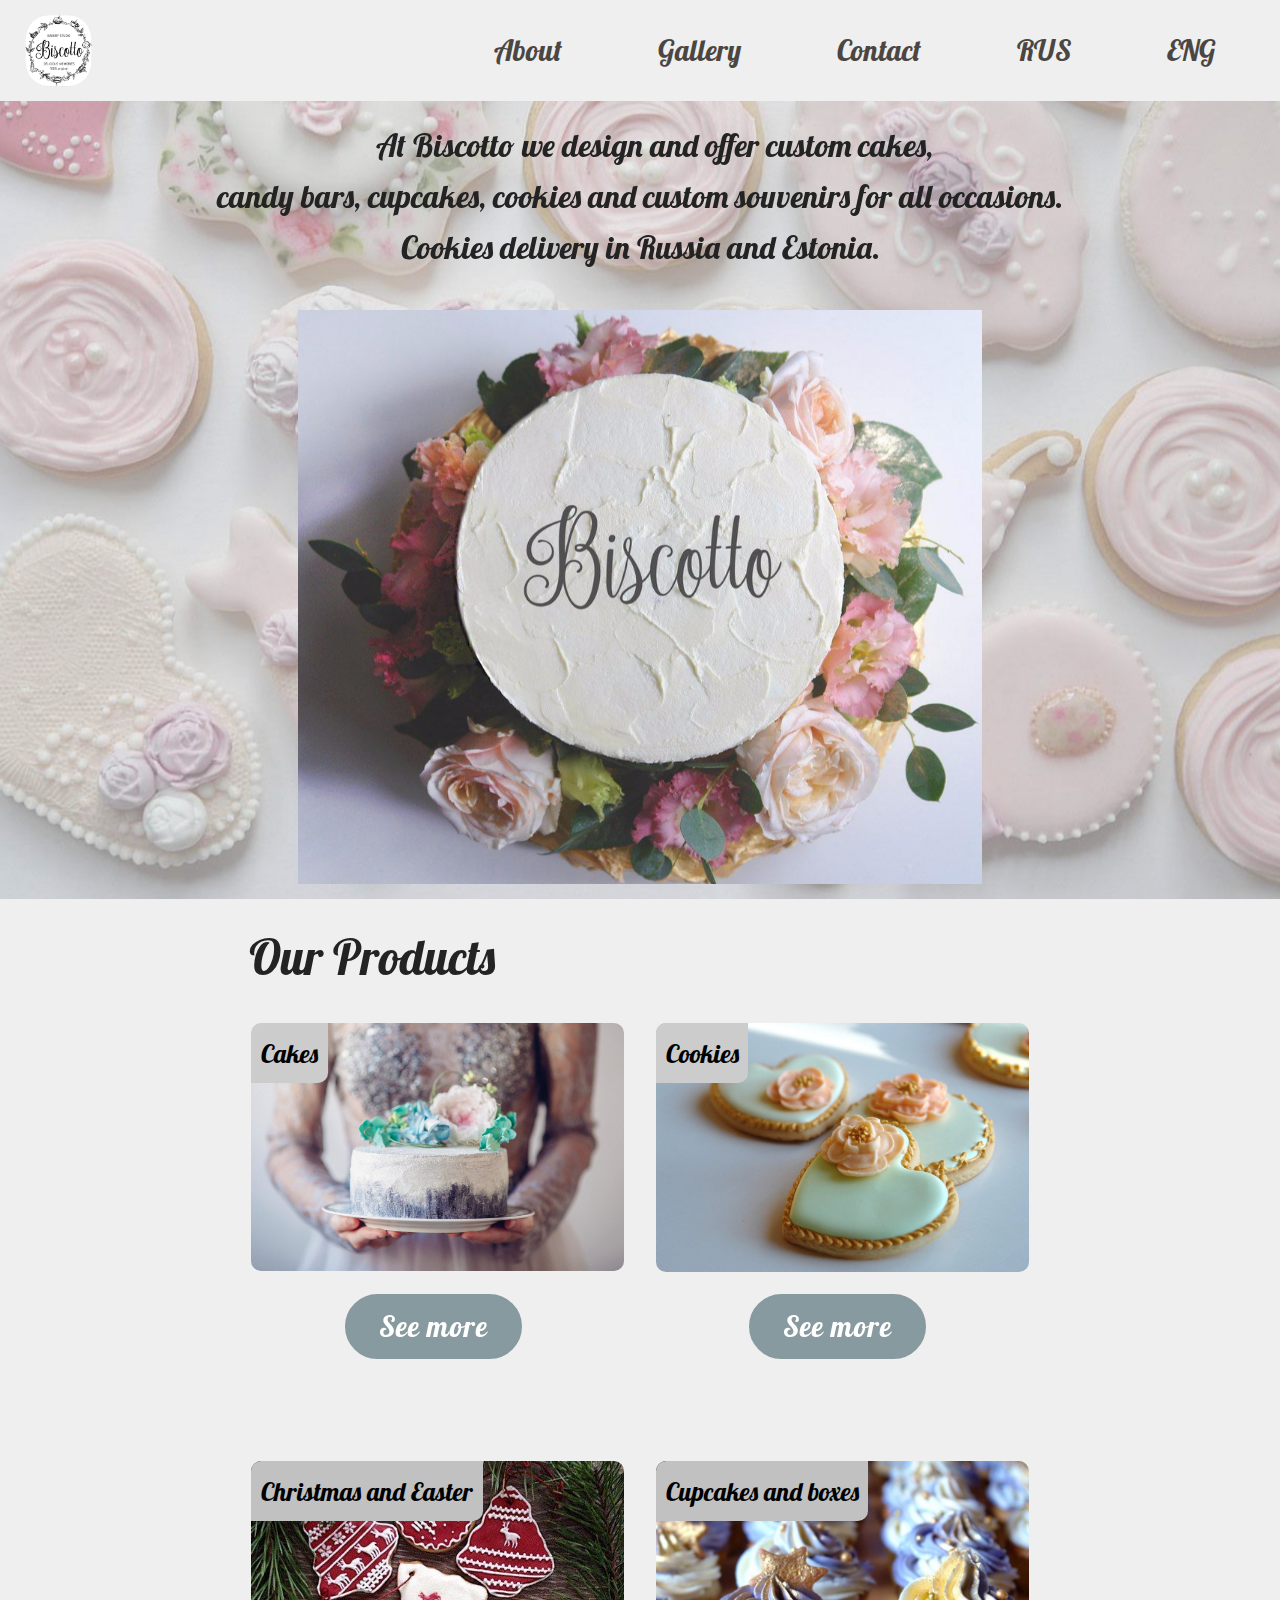
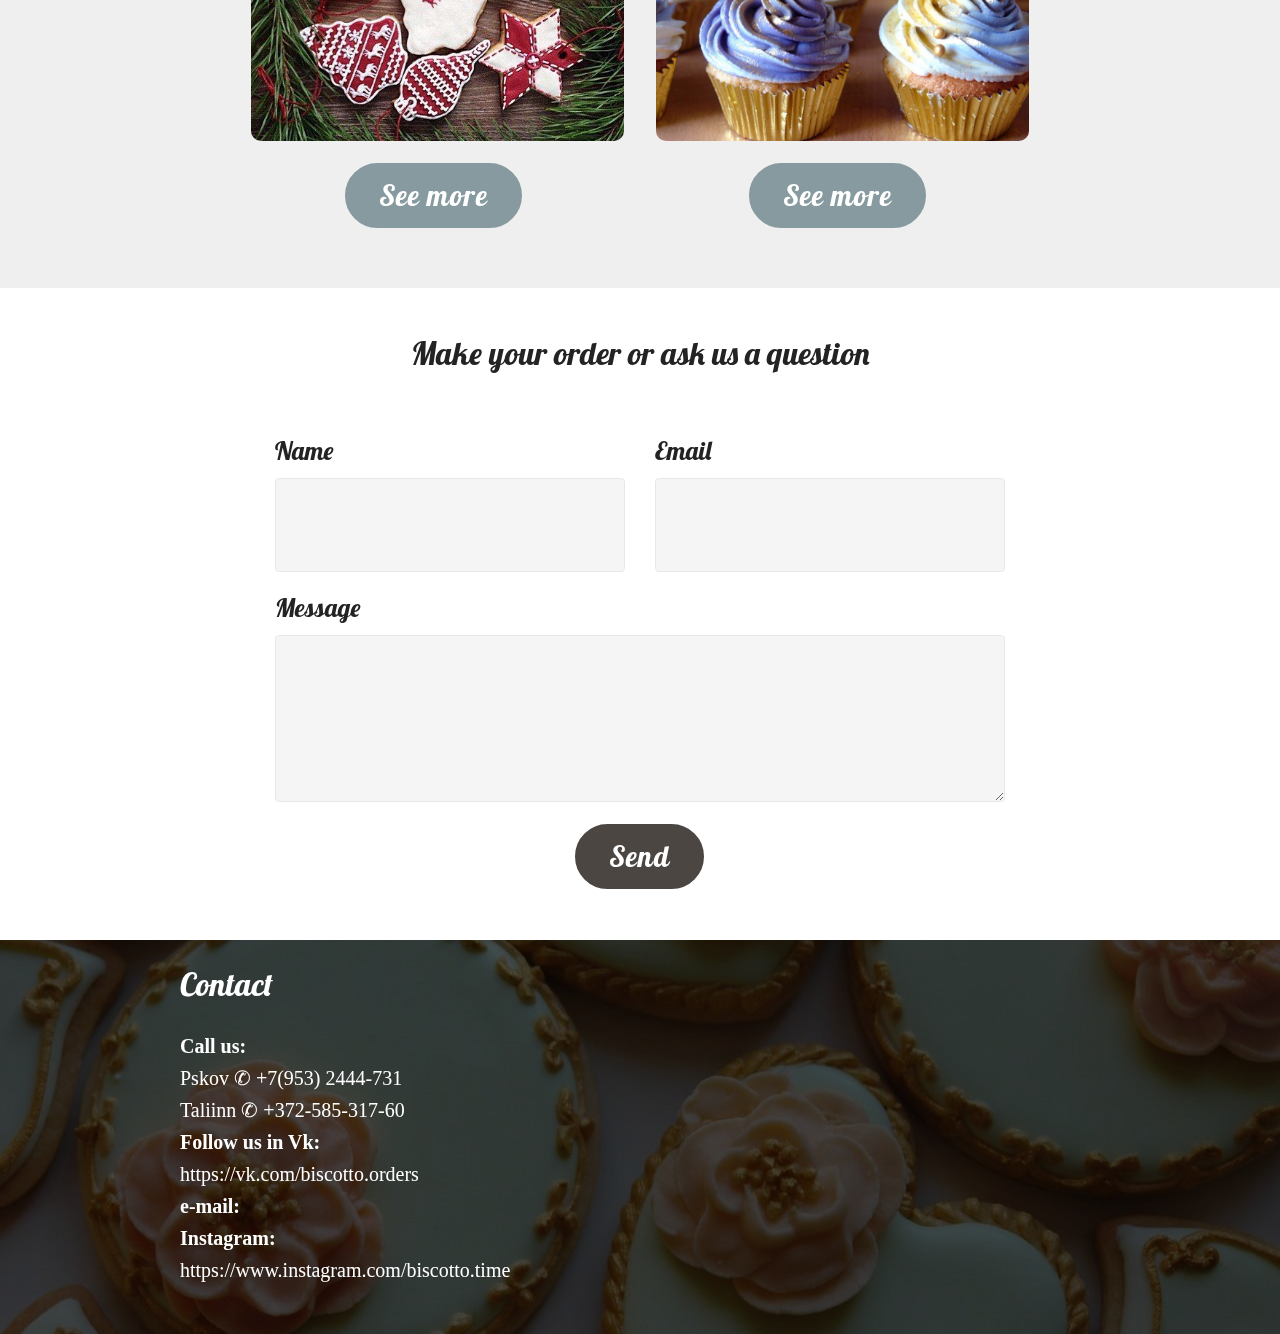
<file: biscottoen.html>
<!DOCTYPE html>
<html >
<head>
  <!-- Site made with Mobirise Website Builder v4.5.1, https://mobirise.com -->
  <meta charset="UTF-8">
  <meta http-equiv="X-UA-Compatible" content="IE=edge">
  <meta name="generator" content="Mobirise v4.5.1, mobirise.com">
  <meta name="viewport" content="width=device-width, initial-scale=1, minimum-scale=1">
  <meta name="description" content="">
  <title>abouten</title>
  <link rel="stylesheet" href="https://fonts.googleapis.com/css?family=Poppins:300,400,500,600,700">
  <link rel="stylesheet" href="assets/web/assets/mobirise-icons/mobirise-icons.css">
  <link rel="stylesheet" href="assets/bootstrap/css/bootstrap.min.css">
  <link rel="stylesheet" href="assets/bootstrap/css/bootstrap-grid.min.css">
  <link rel="stylesheet" href="assets/bootstrap/css/bootstrap-reboot.min.css">
  <link rel="stylesheet" href="assets/dropdown/css/style.css">
  <link rel="stylesheet" href="assets/theme/css/style.css">
  <link rel="stylesheet" href="assets/mobirise/css/mbr-additional.css" type="text/css">
  
  
  
</head>
<body>
<section class="menu cid-qAXcIL6x8X" once="menu" id="menu3-1t" data-rv-view="34">

    
    

    <nav class="navbar navbar-dropdown navbar-fixed-top navbar-expand-lg">
        <div class="navbar-brand">
            <span class="navbar-logo">
                <a href="biscottoen.html">
                    <img src="assets/images/xp6ozo0hiu84-1080x1080.png" alt="Biscotto" title="" media-simple="true" style="height: 5.3rem;">
                </a>
            </span>
            
        </div>
        <button class="navbar-toggler" type="button" data-toggle="collapse" data-target="#navbarSupportedContent" aria-controls="navbarNavAltMarkup" aria-expanded="false" aria-label="Toggle navigation">
            <div class="hamburger">
                <span></span>
                <span></span>
                <span></span>
                <span></span>
            </div>
        </button>
      <div class="collapse navbar-collapse" id="navbarSupportedContent">
            <ul class="navbar-nav nav-dropdown nav-right" data-app-modern-menu="true"><li class="nav-item">
                    <a class="nav-link link text-warning display-4" href="#top">About</a>
                </li>
                <li class="nav-item">
                    <a class="nav-link link text-warning display-4" href="page4.html">
                        Gallery</a>
                </li>
                <li class="nav-item">
                    <a class="nav-link link text-warning display-4" href="#bottom">
                        Contact</a>
                </li><li class="nav-item"><a class="nav-link link text-warning display-4" href="index.html#header4-h">
                        RUS</a></li><li class="nav-item"><a class="nav-link link text-warning display-4" href="biscottoen.html">ENG</a></li></ul>
            
            
      </div>
    </nav>
</section>

<section class="header4 cid-qAXcpBSM2X mbr-parallax-background" id="header4-1s" data-rv-view="36">

    

    <div class="mbr-overlay" style="opacity: 0.3; background-color: rgb(193, 193, 193);">
    </div>

    <div class="container">
        <div class="row justify-content-md-center">
            <div class="media-content col-md-10">
                
                
                <div class="mbr-text align-center mbr-white pb-3">
                    <p class="mbr-text mbr-fonts-style display-5">&nbsp; &nbsp; At Biscotto we design and offer custom cakes, 
<br>candy bars, cupcakes, cookies and custom souvenirs for all occasions. 
<br>Cookies delivery in Russia and Estonia.</p>
                </div>
                
            </div>
            <div class="mbr-figure pt-5">
                <img src="assets/images/u7qii3ot1oe-2-1280x853.jpg" alt="Mobirise" title="" media-simple="true" style="width: 60%;">
            </div>
        </div>
    </div>
</section>

<section class="features12 cid-qCbYJp9GXU" id="features12-2h" data-rv-view="39">

    

    
    <div class="container-fluid">
        <h2 class="mbr-section-title align-left mbr-fonts-style display-2">Our Products</h2>
        
        
        <div class="row justify-content-center align-items-start pt-5">
            <div class="card px-3 py-4 col-12 col-md-6 col-lg-4">
                <div class="card-wrapper flip-card">
                    <div class="card-img">
                        <a href="page4.html"><img src="assets/images/1-1280x853.jpg" alt="Mobirise" title="" media-simple="true"></a>
                        <div class="img-text mbr-text mbr-fonts-style align-center mbr-white display-7">
                             Cakes</div>
                    </div>
                    <div class="card-box">
                        
                        <div class="mbr-section-btn align-center"><a href="page4.html" class="btn btn-danger display-4">
                                See more</a></div>
                    </div>
                </div>
            </div>
            <div class="card px-3 py-4 col-12 col-md-6 col-lg-4">
                <div class="card-wrapper flip-card">
                    <div class="card-img">
                        <a href="page4.html"><img src="assets/images/1-1-1280x854.jpg" alt="Mobirise" title="" media-simple="true"></a>
                        <div class="img-text mbr-text mbr-fonts-style align-center mbr-white display-7">
                             Cookies</div>
                    </div>
                    <div class="card-box">
                        
                        <div class="mbr-section-btn align-center"><a href="page4.html" class="btn btn-danger display-4">
                                See more</a></div>
                    </div>
                </div>
            </div>

            

            

            

            
        </div>
    </div>
</section>

<section class="features12 cid-qCbYTwLTvK" id="features12-2i" data-rv-view="42">

    

    
    <div class="container-fluid">
        
        
        
        <div class="row justify-content-center align-items-start pt-5">
            <div class="card px-3 py-4 col-12 col-md-6 col-lg-4">
                <div class="card-wrapper flip-card">
                    <div class="card-img">
                        <a href="page4.html"><img src="assets/images/x4b30tbyglw-4-640x640.jpg" alt="Mobirise" title="" media-simple="true"></a>
                        <div class="img-text mbr-text mbr-fonts-style align-center mbr-white display-7">
                             Christmas and Easter</div>
                    </div>
                    <div class="card-box">
                        
                        <div class="mbr-section-btn align-center"><a href="page4.html" class="btn btn-danger display-4">See more</a></div>
                    </div>
                </div>
            </div>
            <div class="card px-3 py-4 col-12 col-md-6 col-lg-4">
                <div class="card-wrapper flip-card">
                    <div class="card-img">
                        <a href="page4.html"><img src="assets/images/aidpwhnchj4-2-1280x853.jpg" alt="Mobirise" title="" media-simple="true"></a>
                        <div class="img-text mbr-text mbr-fonts-style align-center mbr-white display-7">
                             Cupcakes and boxes</div>
                    </div>
                    <div class="card-box">
                        
                        <div class="mbr-section-btn align-center"><a href="page4.html" class="btn btn-danger display-4">
                                See more</a></div>
                    </div>
                </div>
            </div>

            

            

            

            
        </div>
    </div>
</section>

<section class="mbr-section form1 cid-qARP1b8WFC" id="form1-1a" data-rv-view="45">

    

    
    <div class="container">
        <div class="row justify-content-center">
            <div class="title col-12 col-lg-8">
                
                <h3 class="mbr-section-subtitle align-center mbr-light pb-3 mbr-fonts-style display-5">Make your order or ask us a question</h3>
            </div>
        </div>
    </div>
    <div class="container">
        <div class="row justify-content-center">
            <div class="media-container-column col-lg-8" data-form-type="formoid">
                    <div data-form-alert="" hidden="">Your message has been sent!</div>
            
                    <form class="mbr-form" action="https://mobirise.com/" method="post" data-form-title="Mobirise Form"><input type="hidden" data-form-email="true" value="t0kjnOy3hwAkJUOAH4dPItEqOF+1orGS9tikh0LcauQXDFFvgdKnQoHeI6Fj02YJhqIeEdZLUXXE5hfebPimE5gxuuucGrwxiQn2vNrZEgcA7A878Z7CSkCREQv/jm7y">
                        <div class="row row-sm-offset">
                            <div class="col-md-4 multi-horizontal" data-for="name">
                                <div class="form-group">
                                    <label class="form-control-label mbr-fonts-style display-7" for="name-form1-1a">Name</label>
                                    <input type="text" class="form-control" name="name" data-form-field="Name" required="" id="name-form1-1a">
                                </div>
                            </div>
                            <div class="col-md-4 multi-horizontal" data-for="email">
                                <div class="form-group">
                                    <label class="form-control-label mbr-fonts-style display-7" for="email-form1-1a">Email</label>
                                    <input type="email" class="form-control" name="email" data-form-field="Email" required="" id="email-form1-1a">
                                </div>
                            </div>
                            
                        </div>
                        <div class="form-group" data-for="message">
                            <label class="form-control-label mbr-fonts-style display-7" for="message-form1-1a">Message</label>
                            <textarea type="text" class="form-control" name="message" rows="3" data-form-field="Message" id="message-form1-1a"></textarea>
                        </div>
            
                        <span class="input-group-btn"><button href="" type="submit" class="btn btn-form btn-warning display-4">Send</button></span>
                    </form>
            </div>
        </div>
    </div>
</section>

<section class="mbr-section info3 cid-qARPh9KLK0" id="info3-1b" data-rv-view="48">

    

    <div class="mbr-overlay" style="opacity: 0.7; background-color: rgb(0, 0, 0);">
    </div>

    <div class="container">
        <div class="row justify-content-center contact">
            <div class="media-container-column title col-12 col-md-10">
                <h2 class="align-left mbr-bold mbr-white pb-3 mbr-fonts-style display-2"></h2>
                <h3 class="mbr-section-subtitle align-left mbr-light mbr-white pb-3 mbr-fonts-style display-5">Contact</h3>
                <p class="mbr-text align-left mbr-white mbr-fonts-style  display-7"><strong>Call us: </strong><br>Pskov ✆ +7(953) 2444-731<br>Taliinn&nbsp;✆ +372-585-317-60⠀ &nbsp;<strong> &nbsp; &nbsp; &nbsp; &nbsp; &nbsp; &nbsp; &nbsp; &nbsp; &nbsp; &nbsp; &nbsp; &nbsp; &nbsp; &nbsp; &nbsp; &nbsp; &nbsp; &nbsp; &nbsp; &nbsp; &nbsp; &nbsp; &nbsp; &nbsp; &nbsp; &nbsp; &nbsp; &nbsp; &nbsp; &nbsp; &nbsp; &nbsp; &nbsp;</strong><br><strong>Follow us in Vk:&nbsp;</strong><br><a href="https://vk.com/biscotto.orders" target="_blank">https://vk.com/biscotto.orders</a>⠀<br><strong>e-mail:</strong><br><strong>Instagram:&nbsp;</strong><br><a href="https://www.instagram.com/biscotto.time" target="_blank">https://www.instagram.com/biscotto.time</a><br><br></p>
                
            </div>
        </div>
    </div>
</section>


  <script src="assets/web/assets/jquery/jquery.min.js"></script>
  <script src="assets/popper/popper.min.js"></script>
  <script src="assets/bootstrap/js/bootstrap.min.js"></script>
  <script src="assets/smooth-scroll/smooth-scroll.js"></script>
  <script src="assets/dropdown/js/script.min.js"></script>
  <script src="assets/touch-swipe/jquery.touch-swipe.min.js"></script>
  <script src="assets/jarallax/jarallax.min.js"></script>
  <script src="assets/theme/js/script.js"></script>
  <script src="assets/formoid/formoid.min.js"></script>
  
  
</body>
</html>
</file>
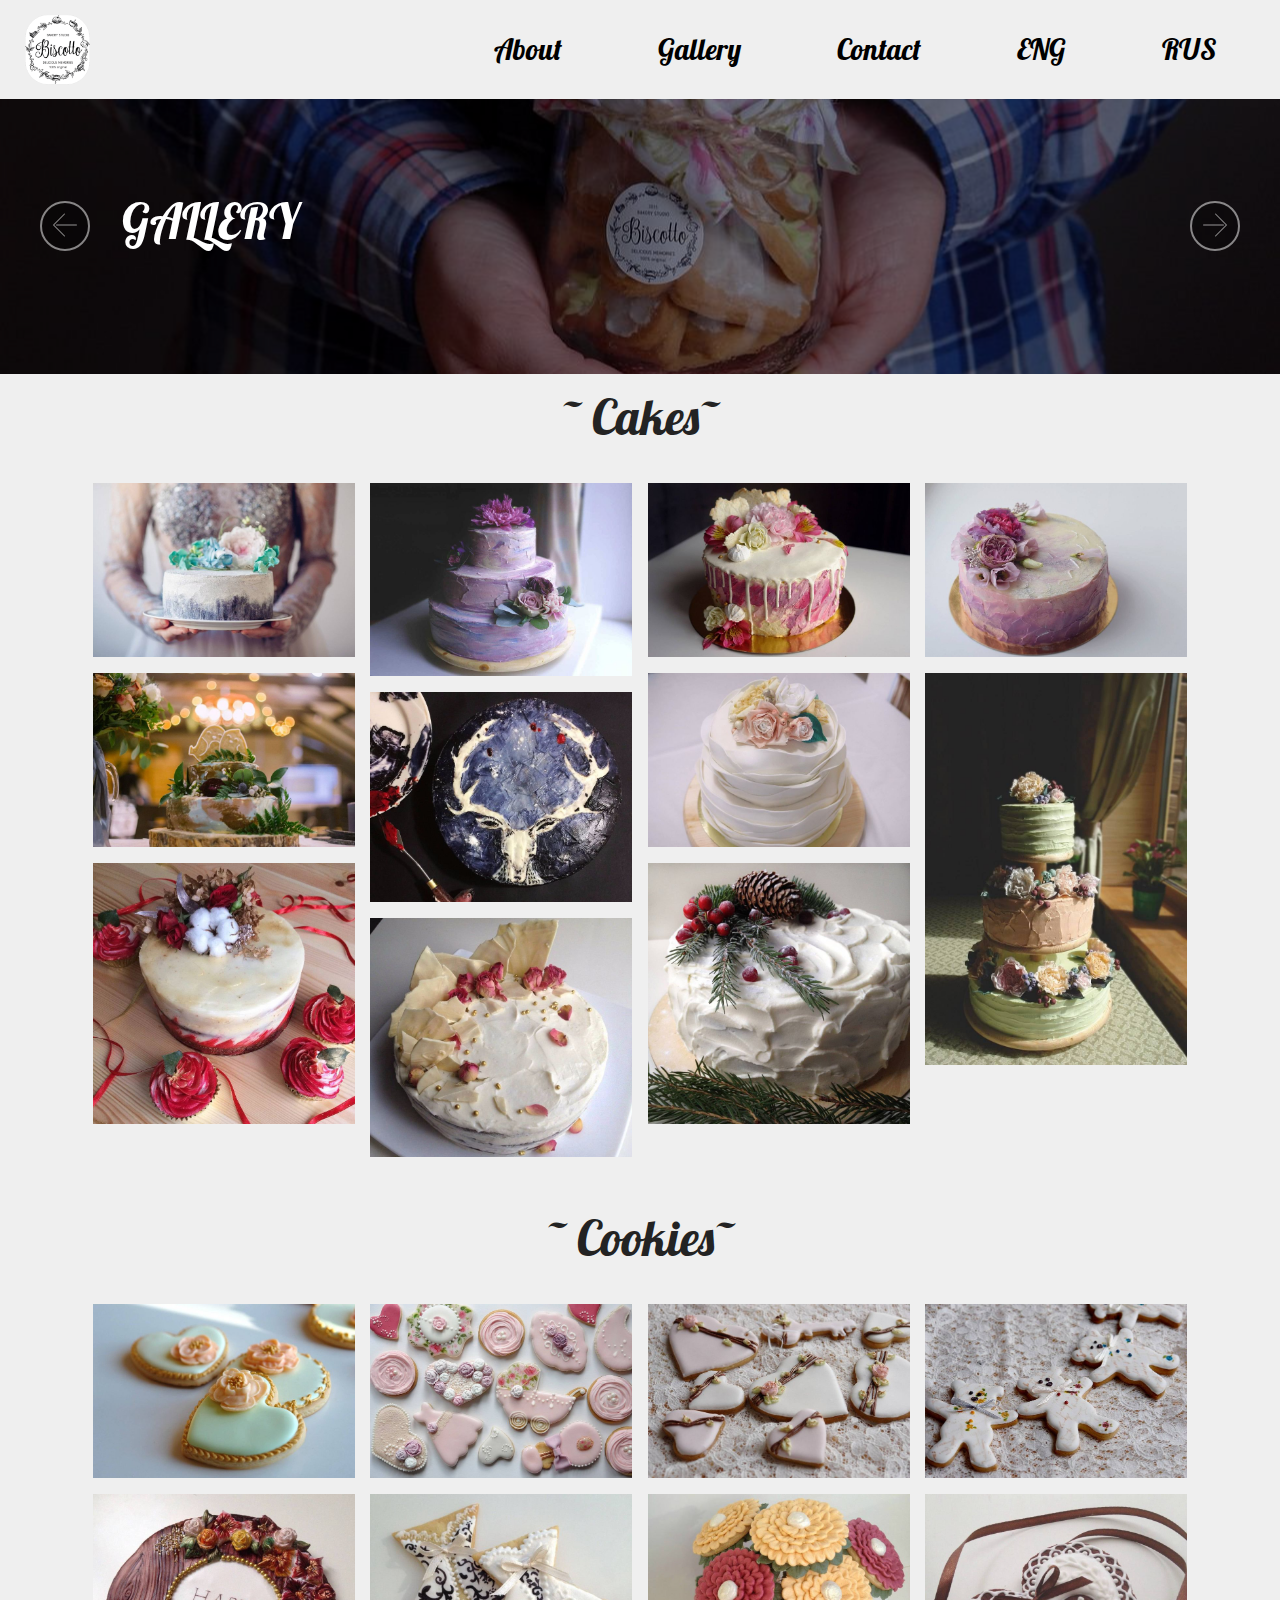
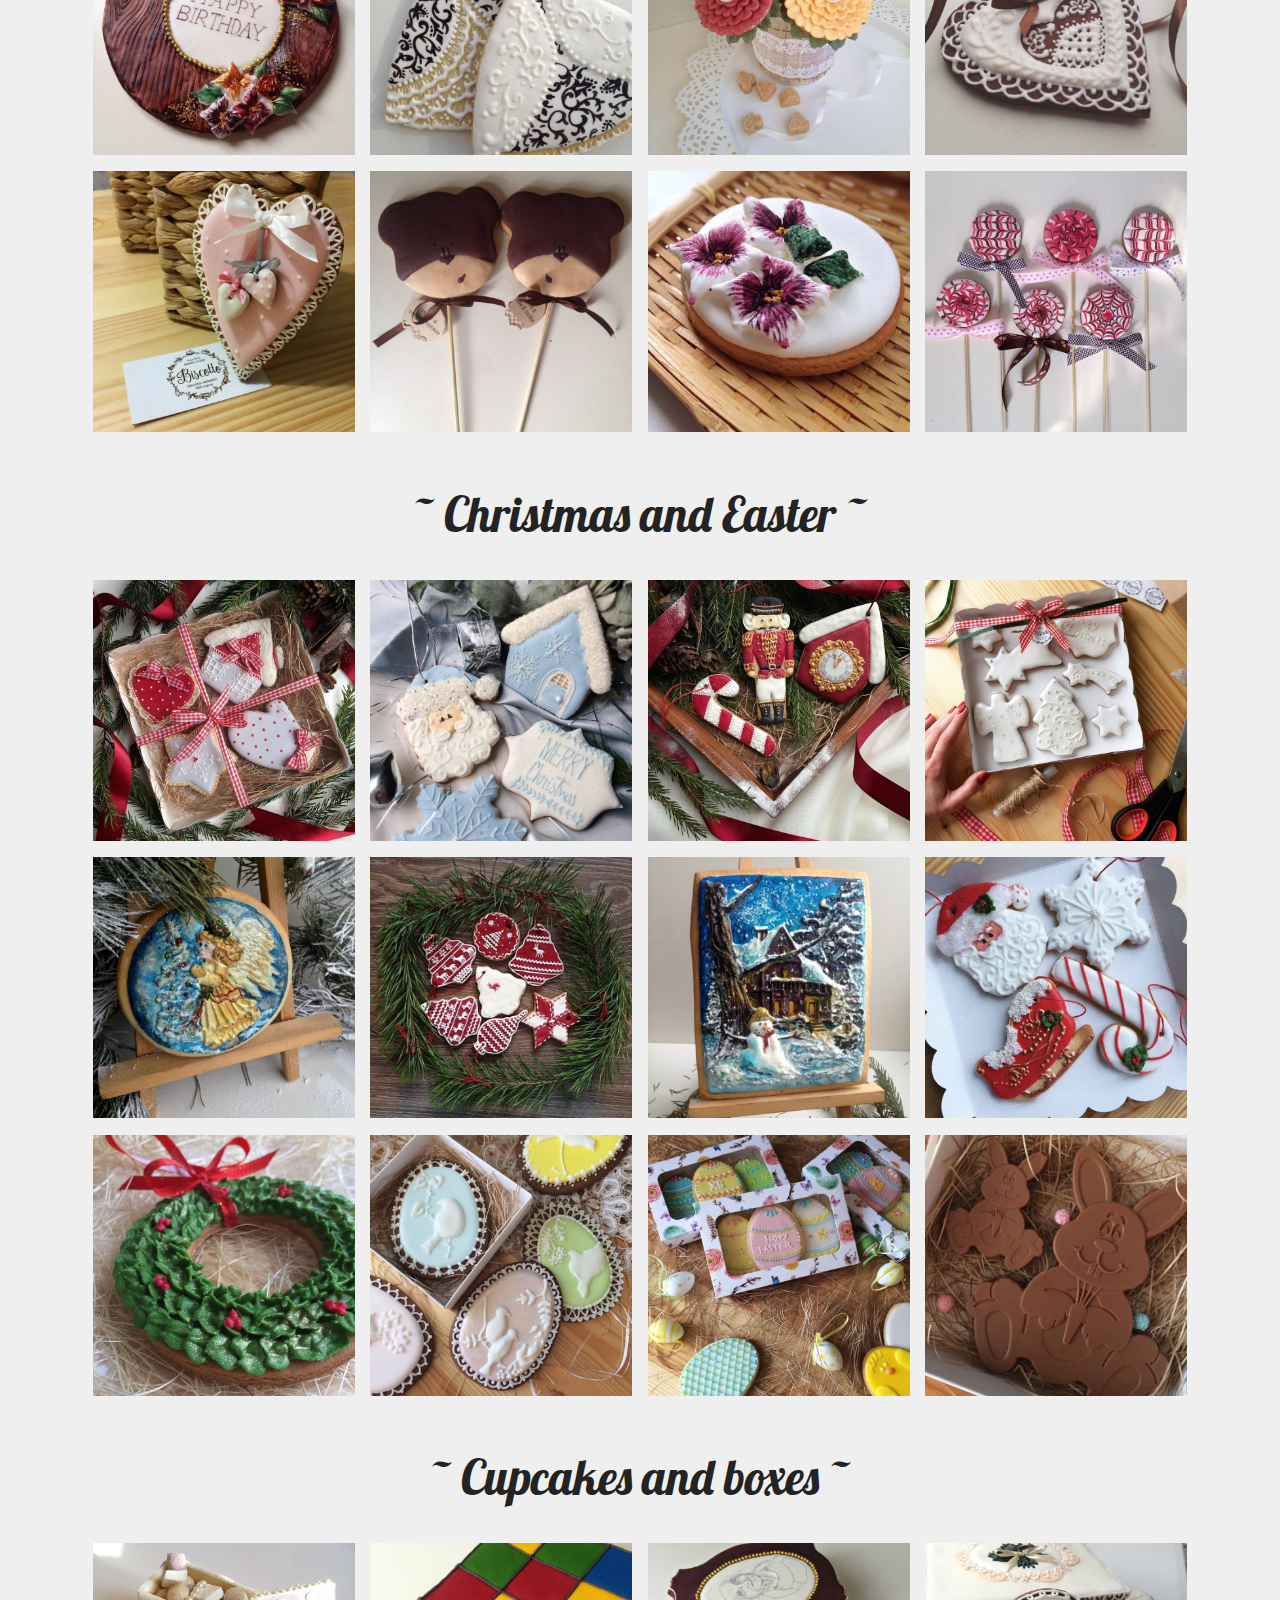
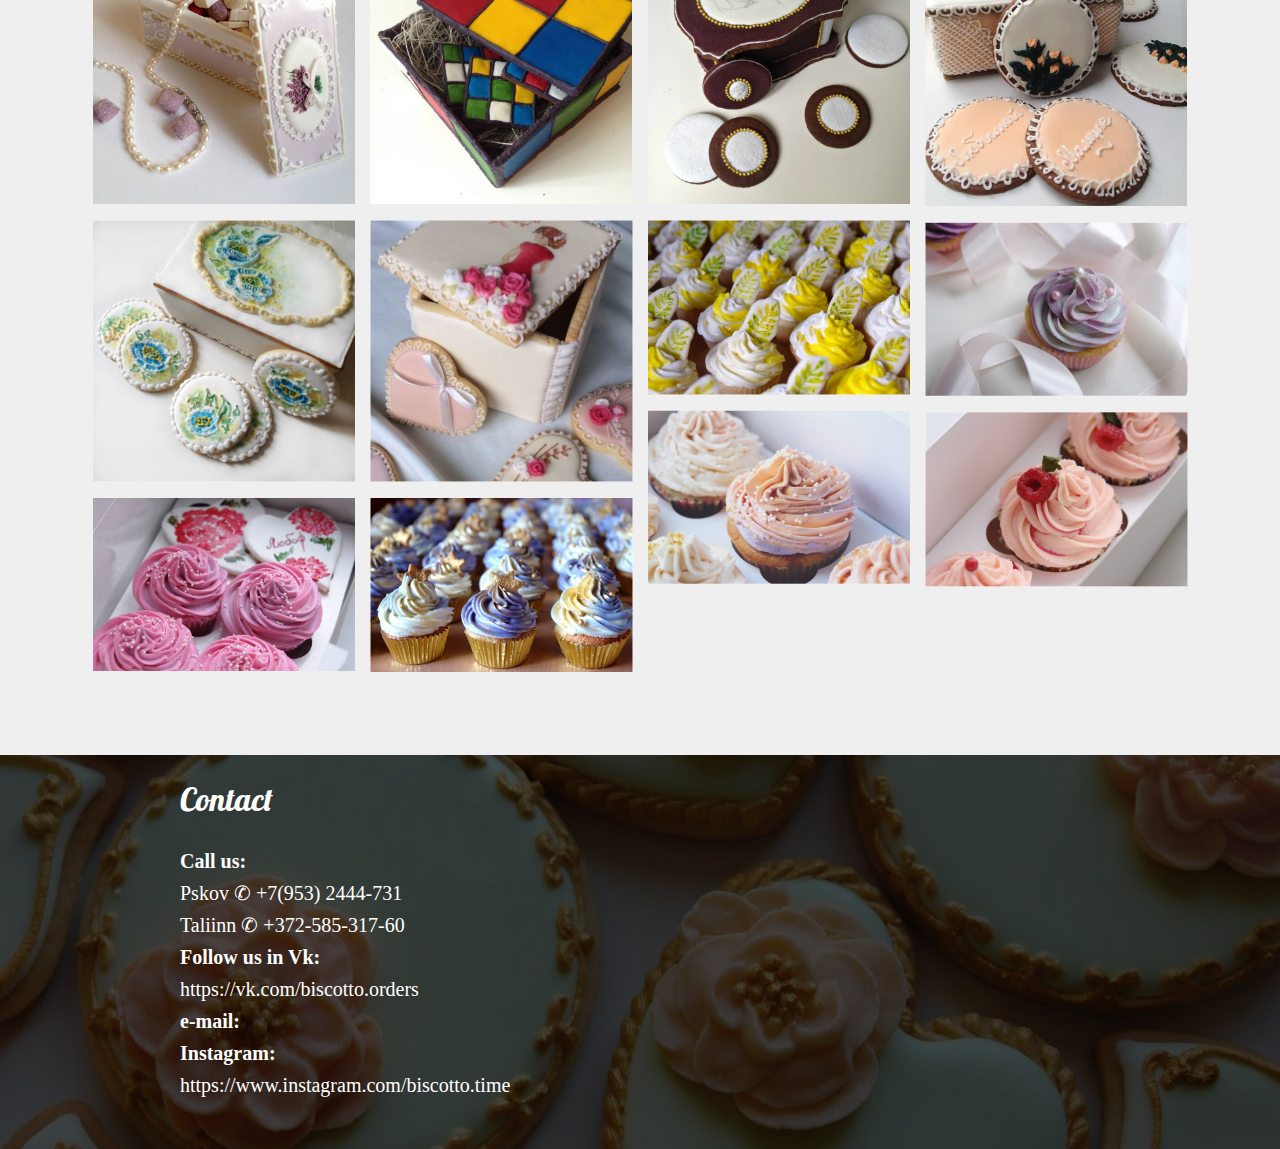
<file: page4.html>
<!DOCTYPE html>
<html >
<head>
  <!-- Site made with Mobirise Website Builder v4.5.1, https://mobirise.com -->
  <meta charset="UTF-8">
  <meta http-equiv="X-UA-Compatible" content="IE=edge">
  <meta name="generator" content="Mobirise v4.5.1, mobirise.com">
  <meta name="viewport" content="width=device-width, initial-scale=1, minimum-scale=1">
  <meta name="description" content="">
  <title>galleryeng</title>
  <link rel="stylesheet" href="assets/web/assets/mobirise-icons/mobirise-icons.css">
  <link rel="stylesheet" href="https://fonts.googleapis.com/css?family=Poppins:300,400,500,600,700">
  <link rel="stylesheet" href="assets/bootstrap/css/bootstrap.min.css">
  <link rel="stylesheet" href="assets/bootstrap/css/bootstrap-grid.min.css">
  <link rel="stylesheet" href="assets/bootstrap/css/bootstrap-reboot.min.css">
  <link rel="stylesheet" href="assets/dropdown/css/style.css">
  <link rel="stylesheet" href="assets/theme/css/style.css">
  <link rel="stylesheet" href="assets/mobirise-gallery/style.css">
  <link rel="stylesheet" href="assets/mobirise/css/mbr-additional.css" type="text/css">
  
  
  
</head>
<body>
<section class="menu cid-qAXc7Lf2oA" once="menu" id="menu2-2s" data-rv-view="268">

    
    

    <nav class="navbar navbar-dropdown navbar-fixed-top navbar-expand-lg">
        <div class="navbar-brand">
            <span class="navbar-logo">
                <a href="page4.html">
                    <img src="assets/images/xp6ozo0hiu84-1080x1080.png" alt="Галлерея" title="" media-simple="true" style="height: 5.2rem;">
                </a>
            </span>
            
        </div>
        <button class="navbar-toggler" type="button" data-toggle="collapse" data-target="#navbarSupportedContent" aria-controls="navbarNavAltMarkup" aria-expanded="false" aria-label="Toggle navigation">
            <div class="hamburger">
                <span></span>
                <span></span>
                <span></span>
                <span></span>
            </div>
        </button>
      <div class="collapse navbar-collapse" id="navbarSupportedContent">
            <ul class="navbar-nav nav-dropdown nav-right" data-app-modern-menu="true"><li class="nav-item">
                    <a class="nav-link link text-black display-4" href="biscottoen.html">About</a>
                </li>
                <li class="nav-item">
                    <a class="nav-link link text-black display-4" href="page4.html">
                        Gallery</a>
                </li>
                <li class="nav-item">
                    <a class="nav-link link text-black display-4" href="biscottoen.html#info3-1b">Contact</a>
                </li><li class="nav-item"><a class="nav-link link text-black display-4" href="biscottoen.html#header4-1s">ENG</a></li><li class="nav-item"><a class="nav-link link text-black display-4" href="index.html">RUS</a></li></ul>
            
            
      </div>
    </nav>
</section>

<section class="carousel slide cid-qBwt6ecAs9" data-interval="false" id="slider2-2t" data-rv-view="270">

    
    <div class="container-fluid content-slider">
        <div class="content-slider-wrap">
            <div><div class="mbr-slider slide carousel" data-pause="true" data-keyboard="false" data-ride="carousel" data-interval="5000"><div class="carousel-inner" role="listbox"><div class="carousel-item slider-fullscreen-image active" data-bg-video-slide="false" style="background-image: url(assets/images/kokgltll3hg-1280x853.jpg);"><div class="container container-slide"><div class="image_wrapper"><div class="mbr-overlay" style="opacity: 0.5;"></div><img src="assets/images/kokgltll3hg-1280x853.jpg"><div class="carousel-caption justify-content-center"><div class="col-10 align-center"><h2 class="mbr-fonts-style display-2">GALLERY</h2></div></div></div></div></div><div class="carousel-item slider-fullscreen-image" data-bg-video-slide="false" style="background-image: url(assets/images/11fhxlmi85m-7-1280x791.jpg);"><div class="container container-slide"><div class="image_wrapper"><div class="mbr-overlay"></div><img src="assets/images/11fhxlmi85m-7-1280x791.jpg"><div class="carousel-caption justify-content-center"><div class="col-10 align-center"><h2 class="mbr-fonts-style display-2">GALLERY</h2></div></div></div></div></div><div class="carousel-item slider-fullscreen-image" data-bg-video-slide="false" style="background-image: url(assets/images/g0kamwqhe9e-1080x1080.jpg);"><div class="container container-slide"><div class="image_wrapper"><div class="mbr-overlay"></div><img src="assets/images/g0kamwqhe9e-1080x1080.jpg"><div class="carousel-caption justify-content-center"><div class="col-10 align-center"><h2 class="mbr-fonts-style display-2"><br><br>GALLERY</h2><p class="lead mbr-text mbr-fonts-style display-7"><br><br></p></div></div></div></div></div></div><a data-app-prevent-settings="" class="carousel-control carousel-control-prev" role="button" data-slide="prev" href="#slider2-2t"><span aria-hidden="true" class="mbri-left mbr-iconfont"></span><span class="sr-only">Previous</span></a><a data-app-prevent-settings="" class="carousel-control carousel-control-next" role="button" data-slide="next" href="#slider2-2t"><span aria-hidden="true" class="mbri-right mbr-iconfont"></span><span class="sr-only">Next</span></a></div></div> 
        </div>
    </div>
</section>

<section class="mbr-gallery mbr-slider-carousel cid-qAMuAMHAcA" id="gallery1-2u" data-rv-view="282">

    
    <h2 class="align-center mbr-fonts-style mbr-section-title display-2">~ Cakes~</h2>
    
<div class="container">
    <!--     <div mbr-class="{'container': !fullWidth}"> -->
        <div class="col-left-gallery"><!-- Filter --><!-- Gallery --><div class="mbr-gallery-row"><div class="mbr-gallery-layout-default"><div><div><div class="mbr-gallery-item mbr-gallery-item--p1" data-video-url="false" data-tags="Awesome"><div href="#lb-gallery1-2u" data-slide-to="0" data-toggle="modal"><img src="assets/images/boxso4t-298-1280x853-800x533.jpg" alt=""><span class="icon-focus"></span></div></div><div class="mbr-gallery-item mbr-gallery-item--p1" data-video-url="false" data-tags="Responsive"><div href="#lb-gallery1-2u" data-slide-to="1" data-toggle="modal"><img src="assets/images/wjndco95f1ytttt-1152x853-800x592.jpg" alt=""><span class="icon-focus"></span></div></div><div class="mbr-gallery-item mbr-gallery-item--p1" data-video-url="false" data-tags="Creative"><div href="#lb-gallery1-2u" data-slide-to="2" data-toggle="modal"><img src="assets/images/5-1280x853-800x533.jpg" alt=""><span class="icon-focus"></span></div></div><div class="mbr-gallery-item mbr-gallery-item--p1" data-video-url="false" data-tags="Animated"><div href="#lb-gallery1-2u" data-slide-to="3" data-toggle="modal"><img src="assets/images/1.1-1280x853-800x533.jpg" alt=""><span class="icon-focus"></span></div></div><div class="mbr-gallery-item mbr-gallery-item--p1" data-video-url="false" data-tags="Awesome"><div href="#lb-gallery1-2u" data-slide-to="4" data-toggle="modal"><img src="assets/images/fpu6h6qeg3k-1280x855-800x534.jpg" alt=""><span class="icon-focus"></span></div></div><div class="mbr-gallery-item mbr-gallery-item--p1" data-video-url="false" data-tags="Responsive"><div href="#lb-gallery1-2u" data-slide-to="5" data-toggle="modal"><img src="assets/images/7-1280x854-800x533.jpg" alt=""><span class="icon-focus"></span></div></div><div class="mbr-gallery-item mbr-gallery-item--p1" data-video-url="false" data-tags="Animated"><div href="#lb-gallery1-2u" data-slide-to="6" data-toggle="modal"><img src="assets/images/6tcmnfd2mbu-720x1080-720x1080.jpg" alt=""><span class="icon-focus"></span></div></div><div class="mbr-gallery-item mbr-gallery-item--p1" data-video-url="false" data-tags="Animated"><div href="#lb-gallery1-2u" data-slide-to="7" data-toggle="modal"><img src="assets/images/8-1-1080x1080-800x643.jpg" alt=""><span class="icon-focus"></span></div></div><div class="mbr-gallery-item mbr-gallery-item--p1" data-video-url="false" data-tags="Animated"><div href="#lb-gallery1-2u" data-slide-to="8" data-toggle="modal"><img src="assets/images/10-1080x1080-800x800.jpg" alt=""><span class="icon-focus"></span></div></div><div class="mbr-gallery-item mbr-gallery-item--p1" data-video-url="false" data-tags="Animated"><div href="#lb-gallery1-2u" data-slide-to="9" data-toggle="modal"><img src="assets/images/12-960x960-800x800.jpg" alt=""><span class="icon-focus"></span></div></div><div class="mbr-gallery-item mbr-gallery-item--p1" data-video-url="false" data-tags="Animated"><div href="#lb-gallery1-2u" data-slide-to="10" data-toggle="modal"><img src="assets/images/13-960x960-800x731.jpg" alt=""><span class="icon-focus"></span></div></div></div></div><div class="clearfix"></div></div></div><!-- Lightbox --><div data-app-prevent-settings="" class="mbr-slider modal fade carousel slide" tabindex="-1" data-keyboard="true" data-interval="false" id="lb-gallery1-2u"><div class="modal-dialog"><div class="modal-content"><div class="modal-body"><div class="carousel-inner"><div class="carousel-item"><img src="assets/images/boxso4t-298-1280x853.jpg" alt=""></div><div class="carousel-item"><img src="assets/images/wjndco95f1ytttt-1152x853.jpg" alt=""></div><div class="carousel-item"><img src="assets/images/5-1280x853.jpg" alt=""></div><div class="carousel-item"><img src="assets/images/1.1-1280x853.jpg" alt=""></div><div class="carousel-item"><img src="assets/images/fpu6h6qeg3k-1280x855.jpg" alt=""></div><div class="carousel-item"><img src="assets/images/7-1280x854.jpg" alt=""></div><div class="carousel-item"><img src="assets/images/6tcmnfd2mbu-720x1080.jpg" alt=""></div><div class="carousel-item"><img src="assets/images/8-1-1080x1080.jpg" alt=""></div><div class="carousel-item"><img src="assets/images/10-1080x1080.jpg" alt=""></div><div class="carousel-item"><img src="assets/images/12-960x960.jpg" alt=""></div><div class="carousel-item active"><img src="assets/images/13-960x960.jpg" alt=""></div></div><a class="carousel-control carousel-control-prev" role="button" data-slide="prev" href="#lb-gallery1-2u"><span class="mbri-left mbr-iconfont" aria-hidden="true"></span><span class="sr-only">Previous</span></a><a class="carousel-control carousel-control-next" role="button" data-slide="next" href="#lb-gallery1-2u"><span class="mbri-right mbr-iconfont" aria-hidden="true"></span><span class="sr-only">Next</span></a><a class="close" href="#" role="button" data-dismiss="modal"><span class="sr-only">Close</span></a></div></div></div></div></div>
   <!--  </div> -->
    </div>
</section>

<section class="mbr-gallery mbr-slider-carousel cid-qAMz0VB1Dn" id="gallery1-2v" data-rv-view="329">

    
    <h2 class="align-center mbr-fonts-style mbr-section-title display-2"><span style="font-size: 3rem;">~&nbsp;</span>Cookies~<br></h2>
    
<div class="container">
    <!--     <div mbr-class="{'container': !fullWidth}"> -->
        <div class="col-left-gallery"><!-- Filter --><!-- Gallery --><div class="mbr-gallery-row"><div class="mbr-gallery-layout-default"><div><div><div class="mbr-gallery-item mbr-gallery-item--p1" data-video-url="false" data-tags="Awesome"><div href="#lb-gallery1-2v" data-slide-to="0" data-toggle="modal"><img src="assets/images/1-1280x854-800x533.jpg" alt=""><span class="icon-focus"></span></div></div><div class="mbr-gallery-item mbr-gallery-item--p1" data-video-url="false" data-tags="Responsive"><div href="#lb-gallery1-2v" data-slide-to="1" data-toggle="modal"><img src="assets/images/2-1-1280x853-800x533.jpg" alt=""><span class="icon-focus"></span></div></div><div class="mbr-gallery-item mbr-gallery-item--p1" data-video-url="false" data-tags="Creative"><div href="#lb-gallery1-2v" data-slide-to="2" data-toggle="modal"><img src="assets/images/3-1-1280x853-800x533.jpg" alt=""><span class="icon-focus"></span></div></div><div class="mbr-gallery-item mbr-gallery-item--p1" data-video-url="false" data-tags="Animated"><div href="#lb-gallery1-2v" data-slide-to="3" data-toggle="modal"><img src="assets/images/qcy1jk-6ue-1280x853-800x533.jpg" alt=""><span class="icon-focus"></span></div></div><div class="mbr-gallery-item mbr-gallery-item--p1" data-video-url="false" data-tags="Awesome"><div href="#lb-gallery1-2v" data-slide-to="4" data-toggle="modal"><img src="assets/images/wkajpik88te-960x960-800x800.jpg" alt=""><span class="icon-focus"></span></div></div><div class="mbr-gallery-item mbr-gallery-item--p1" data-video-url="false" data-tags="Awesome"><div href="#lb-gallery1-2v" data-slide-to="5" data-toggle="modal"><img src="assets/images/j85zeng3rqw-960x960-800x800.jpg" alt=""><span class="icon-focus"></span></div></div><div class="mbr-gallery-item mbr-gallery-item--p1" data-video-url="false" data-tags="Responsive"><div href="#lb-gallery1-2v" data-slide-to="6" data-toggle="modal"><img src="assets/images/sdnfko7alec-1080x1080-800x800.jpg" alt=""><span class="icon-focus"></span></div></div><div class="mbr-gallery-item mbr-gallery-item--p1" data-video-url="false" data-tags="Animated"><div href="#lb-gallery1-2v" data-slide-to="7" data-toggle="modal"><img src="assets/images/toe-vcdqdcg-960x960-800x800.jpg" alt=""><span class="icon-focus"></span></div></div><div class="mbr-gallery-item mbr-gallery-item--p1" data-video-url="false" data-tags="Animated"><div href="#lb-gallery1-2v" data-slide-to="8" data-toggle="modal"><img src="assets/images/9amf13qgd30-1080x1080-800x800.jpg" alt=""><span class="icon-focus"></span></div></div><div class="mbr-gallery-item mbr-gallery-item--p1" data-video-url="false" data-tags="Animated"><div href="#lb-gallery1-2v" data-slide-to="9" data-toggle="modal"><img src="assets/images/cejemjvcsde-960x960-800x800.jpg" alt=""><span class="icon-focus"></span></div></div><div class="mbr-gallery-item mbr-gallery-item--p1" data-video-url="false" data-tags="Animated"><div href="#lb-gallery1-2v" data-slide-to="10" data-toggle="modal"><img src="assets/images/102-640x640-640x640.jpg" alt=""><span class="icon-focus"></span></div></div><div class="mbr-gallery-item mbr-gallery-item--p1" data-video-url="false" data-tags="Animated"><div href="#lb-gallery1-2v" data-slide-to="11" data-toggle="modal"><img src="assets/images/101-640x640-640x640.jpg" alt=""><span class="icon-focus"></span></div></div></div></div><div class="clearfix"></div></div></div><!-- Lightbox --><div data-app-prevent-settings="" class="mbr-slider modal fade carousel slide" tabindex="-1" data-keyboard="true" data-interval="false" id="lb-gallery1-2v"><div class="modal-dialog"><div class="modal-content"><div class="modal-body"><div class="carousel-inner"><div class="carousel-item"><img src="assets/images/1-1280x854.jpg" alt=""></div><div class="carousel-item"><img src="assets/images/2-1-1280x853.jpg" alt=""></div><div class="carousel-item"><img src="assets/images/3-1-1280x853.jpg" alt=""></div><div class="carousel-item"><img src="assets/images/-qcy1jk-6ue-1280x853.jpg" alt=""></div><div class="carousel-item"><img src="assets/images/wkajpik88te-960x960.jpg" alt=""></div><div class="carousel-item"><img src="assets/images/j85zeng3rqw-960x960.jpg" alt=""></div><div class="carousel-item"><img src="assets/images/sdnfko7alec-1080x1080.jpg" alt=""></div><div class="carousel-item active"><img src="assets/images/toe-vcdqdcg-960x960.jpg" alt=""></div><div class="carousel-item"><img src="assets/images/9amf13qgd30-1080x1080.jpg" alt=""></div><div class="carousel-item"><img src="assets/images/cejemjvcsde-960x960.jpg" alt=""></div><div class="carousel-item"><img src="assets/images/102-640x640.jpg" alt=""></div><div class="carousel-item"><img src="assets/images/101-640x640.jpg" alt=""></div></div><a class="carousel-control carousel-control-prev" role="button" data-slide="prev" href="#lb-gallery1-2v"><span class="mbri-left mbr-iconfont" aria-hidden="true"></span><span class="sr-only">Previous</span></a><a class="carousel-control carousel-control-next" role="button" data-slide="next" href="#lb-gallery1-2v"><span class="mbri-right mbr-iconfont" aria-hidden="true"></span><span class="sr-only">Next</span></a><a class="close" href="#" role="button" data-dismiss="modal"><span class="sr-only">Close</span></a></div></div></div></div></div>
   <!--  </div> -->
    </div>
</section>

<section class="mbr-gallery mbr-slider-carousel cid-qAMJpSWl4w" id="gallery1-2w" data-rv-view="380">

    
    <h2 class="align-center mbr-fonts-style mbr-section-title display-2"><span style="font-size: 3rem;">~&nbsp;</span>Christmas and Easter ~</h2>
    
    <div class="container">
<!--     <div mbr-class="{'container': !fullWidth}"> -->
        <div class="col-left-gallery"><!-- Filter --><!-- Gallery --><div class="mbr-gallery-row"><div class="mbr-gallery-layout-default"><div><div><div class="mbr-gallery-item mbr-gallery-item--p1" data-video-url="false" data-tags="Awesome"><div href="#lb-gallery1-2w" data-slide-to="0" data-toggle="modal"><img src="assets/images/1-1080x1080-800x800.jpg" alt=""><span class="icon-focus"></span></div></div><div class="mbr-gallery-item mbr-gallery-item--p1" data-video-url="false" data-tags="Responsive"><div href="#lb-gallery1-2w" data-slide-to="1" data-toggle="modal"><img src="assets/images/3-1080x1080-800x800.jpg" alt=""><span class="icon-focus"></span></div></div><div class="mbr-gallery-item mbr-gallery-item--p1" data-video-url="false" data-tags="Creative"><div href="#lb-gallery1-2w" data-slide-to="2" data-toggle="modal"><img src="assets/images/2-1080x1080-800x800.jpg" alt=""><span class="icon-focus"></span></div></div><div class="mbr-gallery-item mbr-gallery-item--p1" data-video-url="false" data-tags="Animated"><div href="#lb-gallery1-2w" data-slide-to="3" data-toggle="modal"><img src="assets/images/4-1080x1080-800x800.jpg" alt=""><span class="icon-focus"></span></div></div><div class="mbr-gallery-item mbr-gallery-item--p1" data-video-url="false" data-tags="Awesome"><div href="#lb-gallery1-2w" data-slide-to="4" data-toggle="modal"><img src="assets/images/3ezlvdeaasq-1024x1024-800x800.jpg" alt=""><span class="icon-focus"></span></div></div><div class="mbr-gallery-item mbr-gallery-item--p1" data-video-url="false" data-tags="Responsive"><div href="#lb-gallery1-2w" data-slide-to="5" data-toggle="modal"><img src="assets/images/x4b30tbyglw-640x640-640x640.jpg" alt=""><span class="icon-focus"></span></div></div><div class="mbr-gallery-item mbr-gallery-item--p1" data-video-url="false" data-tags="Awesome"><div href="#lb-gallery1-2w" data-slide-to="6" data-toggle="modal"><img src="assets/images/p04zpswka9u-1024x1024-800x800.jpg" alt=""><span class="icon-focus"></span></div></div><div class="mbr-gallery-item mbr-gallery-item--p1" data-video-url="false" data-tags="Awesome"><div href="#lb-gallery1-2w" data-slide-to="7" data-toggle="modal"><img src="assets/images/5-960x960-800x800.jpg" alt=""><span class="icon-focus"></span></div></div><div class="mbr-gallery-item mbr-gallery-item--p1" data-video-url="false" data-tags="Awesome"><div href="#lb-gallery1-2w" data-slide-to="8" data-toggle="modal"><img src="assets/images/6-960x960-800x800.jpg" alt=""><span class="icon-focus"></span></div></div><div class="mbr-gallery-item mbr-gallery-item--p1" data-video-url="false" data-tags="Awesome"><div href="#lb-gallery1-2w" data-slide-to="9" data-toggle="modal"><img src="assets/images/8-960x960-800x800.jpg" alt=""><span class="icon-focus"></span></div></div><div class="mbr-gallery-item mbr-gallery-item--p1" data-video-url="false" data-tags="Awesome"><div href="#lb-gallery1-2w" data-slide-to="10" data-toggle="modal"><img src="assets/images/7-960x960-800x800.jpg" alt=""><span class="icon-focus"></span></div></div><div class="mbr-gallery-item mbr-gallery-item--p1" data-video-url="false" data-tags="Awesome"><div href="#lb-gallery1-2w" data-slide-to="11" data-toggle="modal"><img src="assets/images/nu95xi41wkg-1-768x960-614x614.jpg" alt=""><span class="icon-focus"></span></div></div></div></div><div class="clearfix"></div></div></div><!-- Lightbox --><div data-app-prevent-settings="" class="mbr-slider modal fade carousel slide" tabindex="-1" data-keyboard="true" data-interval="false" id="lb-gallery1-2w"><div class="modal-dialog"><div class="modal-content"><div class="modal-body"><div class="carousel-inner"><div class="carousel-item"><img src="assets/images/1-1080x1080.jpg" alt=""></div><div class="carousel-item"><img src="assets/images/3-1080x1080.jpg" alt=""></div><div class="carousel-item"><img src="assets/images/2-1080x1080.jpg" alt=""></div><div class="carousel-item"><img src="assets/images/4-1080x1080.jpg" alt=""></div><div class="carousel-item"><img src="assets/images/3ezlvdeaasq-1024x1024.jpg" alt=""></div><div class="carousel-item"><img src="assets/images/x4b30tbyglw-640x640.jpg" alt=""></div><div class="carousel-item"><img src="assets/images/p04zpswka9u-1024x1024.jpg" alt=""></div><div class="carousel-item"><img src="assets/images/5-960x960.jpg" alt=""></div><div class="carousel-item"><img src="assets/images/6-960x960.jpg" alt=""></div><div class="carousel-item"><img src="assets/images/8-960x960.jpg" alt=""></div><div class="carousel-item"><img src="assets/images/7-960x960.jpg" alt=""></div><div class="carousel-item active"><img src="assets/images/nu95xi41wkg-1-768x960.jpg" alt=""></div></div><a class="carousel-control carousel-control-prev" role="button" data-slide="prev" href="#lb-gallery1-2w"><span class="mbri-left mbr-iconfont" aria-hidden="true"></span><span class="sr-only">Previous</span></a><a class="carousel-control carousel-control-next" role="button" data-slide="next" href="#lb-gallery1-2w"><span class="mbri-right mbr-iconfont" aria-hidden="true"></span><span class="sr-only">Next</span></a><a class="close" href="#" role="button" data-dismiss="modal"><span class="sr-only">Close</span></a></div></div></div></div></div>
   <!--  </div> -->
    </div>
</section>

<section class="mbr-gallery mbr-slider-carousel cid-qARzMslvB3" id="gallery1-2x" data-rv-view="431">

    
    <h2 class="align-center mbr-fonts-style mbr-section-title display-2"><span style="font-size: 3rem;">~&nbsp;</span>Cupcakes and boxes ~</h2>
    
    <div class="container">
<!--     <div mbr-class="{'container': !fullWidth}"> -->
        <div class="col-left-gallery"><!-- Filter --><!-- Gallery --><div class="mbr-gallery-row"><div class="mbr-gallery-layout-default"><div><div><div class="mbr-gallery-item mbr-gallery-item--p1" data-video-url="false" data-tags="Awesome"><div href="#lb-gallery1-2x" data-slide-to="0" data-toggle="modal"><img src="assets/images/db-y6ryagcu-960x960-800x800.jpg" alt=""><span class="icon-focus"></span></div></div><div class="mbr-gallery-item mbr-gallery-item--p1" data-video-url="false" data-tags="Responsive"><div href="#lb-gallery1-2x" data-slide-to="1" data-toggle="modal"><img src="assets/images/awmsd-qiefc-1024x1024-800x800.jpg" alt=""><span class="icon-focus"></span></div></div><div class="mbr-gallery-item mbr-gallery-item--p1" data-video-url="false" data-tags="Creative"><div href="#lb-gallery1-2x" data-slide-to="2" data-toggle="modal"><img src="assets/images/tehdukuhzg-1024x1024-800x800.jpg" alt=""><span class="icon-focus"></span></div></div><div class="mbr-gallery-item mbr-gallery-item--p1" data-video-url="false" data-tags="Animated"><div href="#lb-gallery1-2x" data-slide-to="3" data-toggle="modal"><img src="assets/images/jhzd9pypkn0-1-936x945-800x807.jpg" alt=""><span class="icon-focus"></span></div></div><div class="mbr-gallery-item mbr-gallery-item--p1" data-video-url="false" data-tags="Awesome"><div href="#lb-gallery1-2x" data-slide-to="4" data-toggle="modal"><img src="assets/images/nr3jpdmxmik-1024x1024-800x800.jpg" alt=""><span class="icon-focus"></span></div></div><div class="mbr-gallery-item mbr-gallery-item--p1" data-video-url="false" data-tags="Awesome"><div href="#lb-gallery1-2x" data-slide-to="5" data-toggle="modal"><img src="assets/images/hqwpnzwtxmi-2-768x960-614x614.jpg" alt=""><span class="icon-focus"></span></div></div><div class="mbr-gallery-item mbr-gallery-item--p1" data-video-url="false" data-tags="Responsive"><div href="#lb-gallery1-2x" data-slide-to="6" data-toggle="modal"><img src="assets/images/rddgh46c0j4-1280x853-800x533.jpg" alt=""><span class="icon-focus"></span></div></div><div class="mbr-gallery-item mbr-gallery-item--p1" data-video-url="false" data-tags="Animated"><div href="#lb-gallery1-2x" data-slide-to="7" data-toggle="modal"><img src="assets/images/7tlgq4wc0xc-960x638-800x531.jpg" alt=""><span class="icon-focus"></span></div></div><div class="mbr-gallery-item mbr-gallery-item--p1" data-video-url="false" data-tags="Awesome"><div href="#lb-gallery1-2x" data-slide-to="8" data-toggle="modal"><img src="assets/images/r2f939keelk-960x638-800x531.jpg" alt=""><span class="icon-focus"></span></div></div><div class="mbr-gallery-item mbr-gallery-item--p1" data-video-url="false" data-tags="Responsive"><div href="#lb-gallery1-2x" data-slide-to="9" data-toggle="modal"><img src="assets/images/g99weqwzjn0-1280x853-800x533.jpg" alt=""><span class="icon-focus"></span></div></div><div class="mbr-gallery-item mbr-gallery-item--p1" data-video-url="false" data-tags="Responsive"><div href="#lb-gallery1-2x" data-slide-to="10" data-toggle="modal"><img src="assets/images/0m9x4l1p1l0-960x638-800x531.jpg" alt=""><span class="icon-focus"></span></div></div><div class="mbr-gallery-item mbr-gallery-item--p1" data-video-url="false" data-tags="Responsive"><div href="#lb-gallery1-2x" data-slide-to="11" data-toggle="modal"><img src="assets/images/aidpwhnchj4-1280x853-800x533.jpg" alt=""><span class="icon-focus"></span></div></div></div></div><div class="clearfix"></div></div></div><!-- Lightbox --><div data-app-prevent-settings="" class="mbr-slider modal fade carousel slide" tabindex="-1" data-keyboard="true" data-interval="false" id="lb-gallery1-2x"><div class="modal-dialog"><div class="modal-content"><div class="modal-body"><div class="carousel-inner"><div class="carousel-item"><img src="assets/images/db-y6ryagcu-960x960.jpg" alt=""></div><div class="carousel-item"><img src="assets/images/awmsd-qiefc-1024x1024.jpg" alt=""></div><div class="carousel-item"><img src="assets/images/tehdukuhzg-1024x1024.jpg" alt=""></div><div class="carousel-item"><img src="assets/images/jhzd9pypkn0-1-936x945.jpg" alt=""></div><div class="carousel-item"><img src="assets/images/nr3jpdmxmik-1024x1024.jpg" alt=""></div><div class="carousel-item"><img src="assets/images/hqwpnzwtxmi-2-768x960.jpg" alt=""></div><div class="carousel-item"><img src="assets/images/rddgh46c0j4-1280x853.jpg" alt=""></div><div class="carousel-item"><img src="assets/images/7tlgq4wc0xc-960x638.jpg" alt=""></div><div class="carousel-item"><img src="assets/images/r2f939keelk-960x638.jpg" alt=""></div><div class="carousel-item"><img src="assets/images/g99weqwzjn0-1280x853.jpg" alt=""></div><div class="carousel-item"><img src="assets/images/0m9x4l1p1l0-960x638.jpg" alt=""></div><div class="carousel-item active"><img src="assets/images/aidpwhnchj4-1280x853.jpg" alt=""></div></div><a class="carousel-control carousel-control-prev" role="button" data-slide="prev" href="#lb-gallery1-2x"><span class="mbri-left mbr-iconfont" aria-hidden="true"></span><span class="sr-only">Previous</span></a><a class="carousel-control carousel-control-next" role="button" data-slide="next" href="#lb-gallery1-2x"><span class="mbri-right mbr-iconfont" aria-hidden="true"></span><span class="sr-only">Next</span></a><a class="close" href="#" role="button" data-dismiss="modal"><span class="sr-only">Close</span></a></div></div></div></div></div>
   <!--  </div> -->
    </div>
</section>

<section class="mbr-section info3 cid-qCc0AjoKEo" id="info3-2z" data-rv-view="482">

    

    <div class="mbr-overlay" style="opacity: 0.7; background-color: rgb(0, 0, 0);">
    </div>

    <div class="container">
        <div class="row justify-content-center contact">
            <div class="media-container-column title col-12 col-md-10">
                <h2 class="align-left mbr-bold mbr-white pb-3 mbr-fonts-style display-2"></h2>
                <h3 class="mbr-section-subtitle align-left mbr-light mbr-white pb-3 mbr-fonts-style display-5">Contact</h3>
                <p class="mbr-text align-left mbr-white mbr-fonts-style  display-7"><strong>Call us: </strong><br>Pskov ✆ +7(953) 2444-731<br>Taliinn&nbsp;✆ +372-585-317-60⠀ &nbsp;<strong> &nbsp; &nbsp; &nbsp; &nbsp; &nbsp; &nbsp; &nbsp; &nbsp; &nbsp; &nbsp; &nbsp; &nbsp; &nbsp; &nbsp; &nbsp; &nbsp; &nbsp; &nbsp; &nbsp; &nbsp; &nbsp; &nbsp; &nbsp; &nbsp; &nbsp; &nbsp; &nbsp; &nbsp; &nbsp; &nbsp; &nbsp; &nbsp; &nbsp;</strong><br><strong>Follow us in Vk:&nbsp;</strong><br><a href="https://vk.com/biscotto.orders" target="_blank">https://vk.com/biscotto.orders</a>⠀<br><strong>e-mail:</strong><br><strong>Instagram:&nbsp;</strong><br><a href="https://www.instagram.com/biscotto.time" target="_blank">https://www.instagram.com/biscotto.time</a><br><br></p>
                
            </div>
        </div>
    </div>
</section>


  <script src="assets/web/assets/jquery/jquery.min.js"></script>
  <script src="assets/popper/popper.min.js"></script>
  <script src="assets/bootstrap/js/bootstrap.min.js"></script>
  <script src="assets/jquery-mb-vimeo_player/jquery.mb.vimeo_player.js"></script>
  <script src="assets/dropdown/js/script.min.js"></script>
  <script src="assets/touch-swipe/jquery.touch-swipe.min.js"></script>
  <script src="assets/jquery-mb-ytplayer/jquery.mb.ytplayer.min.js"></script>
  <script src="assets/smooth-scroll/smooth-scroll.js"></script>
  <script src="assets/masonry/masonry.pkgd.min.js"></script>
  <script src="assets/imagesloaded/imagesloaded.pkgd.min.js"></script>
  <script src="assets/bootstrap-carousel-swipe/bootstrap-carousel-swipe.js"></script>
  <script src="assets/theme/js/script.js"></script>
  <script src="assets/mobirise-slider-video/script.js"></script>
  <script src="assets/mobirise-gallery/player.min.js"></script>
  <script src="assets/mobirise-gallery/script.js"></script>
  
  
</body>
</html>
</file>
<file: assets/web/assets/mobirise-icons/mobirise-icons.css>
@font-face {
  font-family: 'MobiriseIcons';
  src:  url('mobirise-icons.eot?spat4u');
  src:  url('mobirise-icons.eot?spat4u#iefix') format('embedded-opentype'),
    url('mobirise-icons.ttf?spat4u') format('truetype'),
    url('mobirise-icons.woff?spat4u') format('woff'),
    url('mobirise-icons.svg?spat4u#MobiriseIcons') format('svg');
  font-weight: normal;
  font-style: normal;
}

[class^="mbri-"], [class*=" mbri-"] {
  /* use !important to prevent issues with browser extensions that change fonts */
  font-family: MobiriseIcons !important;
  speak: none;
  font-style: normal;
  font-weight: normal;
  font-variant: normal;
  text-transform: none;
  line-height: 1;

  /* Better Font Rendering =========== */
  -webkit-font-smoothing: antialiased;
  -moz-osx-font-smoothing: grayscale;
}

.mbri-add-submenu:before {
  content: "\e900";
}
.mbri-alert:before {
  content: "\e901";
}
.mbri-align-center:before {
  content: "\e902";
}
.mbri-align-justify:before {
  content: "\e903";
}
.mbri-align-left:before {
  content: "\e904";
}
.mbri-align-right:before {
  content: "\e905";
}
.mbri-android:before {
  content: "\e906";
}
.mbri-apple:before {
  content: "\e907";
}
.mbri-arrow-down:before {
  content: "\e908";
}
.mbri-arrow-next:before {
  content: "\e909";
}
.mbri-arrow-prev:before {
  content: "\e90a";
}
.mbri-arrow-up:before {
  content: "\e90b";
}
.mbri-bold:before {
  content: "\e90c";
}
.mbri-bookmark:before {
  content: "\e90d";
}
.mbri-bootstrap:before {
  content: "\e90e";
}
.mbri-briefcase:before {
  content: "\e90f";
}
.mbri-browse:before {
  content: "\e910";
}
.mbri-bulleted-list:before {
  content: "\e911";
}
.mbri-calendar:before {
  content: "\e912";
}
.mbri-camera:before {
  content: "\e913";
}
.mbri-cart-add:before {
  content: "\e914";
}
.mbri-cart-full:before {
  content: "\e915";
}
.mbri-cash:before {
  content: "\e916";
}
.mbri-change-style:before {
  content: "\e917";
}
.mbri-chat:before {
  content: "\e918";
}
.mbri-clock:before {
  content: "\e919";
}
.mbri-close:before {
  content: "\e91a";
}
.mbri-cloud:before {
  content: "\e91b";
}
.mbri-code:before {
  content: "\e91c";
}
.mbri-contact-form:before {
  content: "\e91d";
}
.mbri-credit-card:before {
  content: "\e91e";
}
.mbri-cursor-click:before {
  content: "\e91f";
}
.mbri-cust-feedback:before {
  content: "\e920";
}
.mbri-database:before {
  content: "\e921";
}
.mbri-delivery:before {
  content: "\e922";
}
.mbri-desktop:before {
  content: "\e923";
}
.mbri-devices:before {
  content: "\e924";
}
.mbri-down:before {
  content: "\e925";
}
.mbri-download:before {
  content: "\e989";
}
.mbri-drag-n-drop:before {
  content: "\e927";
}
.mbri-drag-n-drop2:before {
  content: "\e928";
}
.mbri-edit:before {
  content: "\e929";
}
.mbri-edit2:before {
  content: "\e92a";
}
.mbri-error:before {
  content: "\e92b";
}
.mbri-extension:before {
  content: "\e92c";
}
.mbri-features:before {
  content: "\e92d";
}
.mbri-file:before {
  content: "\e92e";
}
.mbri-flag:before {
  content: "\e92f";
}
.mbri-folder:before {
  content: "\e930";
}
.mbri-gift:before {
  content: "\e931";
}
.mbri-github:before {
  content: "\e932";
}
.mbri-globe:before {
  content: "\e933";
}
.mbri-globe-2:before {
  content: "\e934";
}
.mbri-growing-chart:before {
  content: "\e935";
}
.mbri-hearth:before {
  content: "\e936";
}
.mbri-help:before {
  content: "\e937";
}
.mbri-home:before {
  content: "\e938";
}
.mbri-hot-cup:before {
  content: "\e939";
}
.mbri-idea:before {
  content: "\e93a";
}
.mbri-image-gallery:before {
  content: "\e93b";
}
.mbri-image-slider:before {
  content: "\e93c";
}
.mbri-info:before {
  content: "\e93d";
}
.mbri-italic:before {
  content: "\e93e";
}
.mbri-key:before {
  content: "\e93f";
}
.mbri-laptop:before {
  content: "\e940";
}
.mbri-layers:before {
  content: "\e941";
}
.mbri-left-right:before {
  content: "\e942";
}
.mbri-left:before {
  content: "\e943";
}
.mbri-letter:before {
  content: "\e944";
}
.mbri-like:before {
  content: "\e945";
}
.mbri-link:before {
  content: "\e946";
}
.mbri-lock:before {
  content: "\e947";
}
.mbri-login:before {
  content: "\e948";
}
.mbri-logout:before {
  content: "\e949";
}
.mbri-magic-stick:before {
  content: "\e94a";
}
.mbri-map-pin:before {
  content: "\e94b";
}
.mbri-menu:before {
  content: "\e94c";
}
.mbri-mobile:before {
  content: "\e94d";
}
.mbri-mobile2:before {
  content: "\e94e";
}
.mbri-mobirise:before {
  content: "\e94f";
}
.mbri-more-horizontal:before {
  content: "\e950";
}
.mbri-more-vertical:before {
  content: "\e951";
}
.mbri-music:before {
  content: "\e952";
}
.mbri-new-file:before {
  content: "\e953";
}
.mbri-numbered-list:before {
  content: "\e954";
}
.mbri-opened-folder:before {
  content: "\e955";
}
.mbri-pages:before {
  content: "\e956";
}
.mbri-paper-plane:before {
  content: "\e957";
}
.mbri-paperclip:before {
  content: "\e958";
}
.mbri-photo:before {
  content: "\e959";
}
.mbri-photos:before {
  content: "\e95a";
}
.mbri-pin:before {
  content: "\e95b";
}
.mbri-play:before {
  content: "\e95c";
}
.mbri-plus:before {
  content: "\e95d";
}
.mbri-preview:before {
  content: "\e95e";
}
.mbri-print:before {
  content: "\e95f";
}
.mbri-protect:before {
  content: "\e960";
}
.mbri-question:before {
  content: "\e961";
}
.mbri-quote-left:before {
  content: "\e962";
}
.mbri-quote-right:before {
  content: "\e963";
}
.mbri-refresh:before {
  content: "\e964";
}
.mbri-responsive:before {
  content: "\e965";
}
.mbri-right:before {
  content: "\e966";
}
.mbri-rocket:before {
  content: "\e967";
}
.mbri-sad-face:before {
  content: "\e968";
}
.mbri-sale:before {
  content: "\e969";
}
.mbri-save:before {
  content: "\e96a";
}
.mbri-search:before {
  content: "\e96b";
}
.mbri-setting:before {
  content: "\e96c";
}
.mbri-setting2:before {
  content: "\e96d";
}
.mbri-setting3:before {
  content: "\e96e";
}
.mbri-share:before {
  content: "\e96f";
}
.mbri-shopping-bag:before {
  content: "\e970";
}
.mbri-shopping-basket:before {
  content: "\e971";
}
.mbri-shopping-cart:before {
  content: "\e972";
}
.mbri-sites:before {
  content: "\e973";
}
.mbri-smile-face:before {
  content: "\e974";
}
.mbri-speed:before {
  content: "\e975";
}
.mbri-star:before {
  content: "\e976";
}
.mbri-success:before {
  content: "\e977";
}
.mbri-sun:before {
  content: "\e978";
}
.mbri-sun2:before {
  content: "\e979";
}
.mbri-tablet:before {
  content: "\e97a";
}
.mbri-tablet-vertical:before {
  content: "\e97b";
}
.mbri-target:before {
  content: "\e97c";
}
.mbri-timer:before {
  content: "\e97d";
}
.mbri-to-ftp:before {
  content: "\e97e";
}
.mbri-to-local-drive:before {
  content: "\e97f";
}
.mbri-touch-swipe:before {
  content: "\e980";
}
.mbri-touch:before {
  content: "\e981";
}
.mbri-trash:before {
  content: "\e982";
}
.mbri-underline:before {
  content: "\e983";
}
.mbri-unlink:before {
  content: "\e984";
}
.mbri-unlock:before {
  content: "\e985";
}
.mbri-up-down:before {
  content: "\e986";
}
.mbri-up:before {
  content: "\e987";
}
.mbri-update:before {
  content: "\e988";
}
.mbri-upload:before {
 content: "\e926"; 
}
.mbri-user:before {
  content: "\e98a";
}
.mbri-user2:before {
  content: "\e98b";
}
.mbri-users:before {
  content: "\e98c";
}
.mbri-video:before {
  content: "\e98d";
}
.mbri-video-play:before {
  content: "\e98e";
}
.mbri-watch:before {
  content: "\e98f";
}
.mbri-website-theme:before {
  content: "\e990";
}
.mbri-wifi:before {
  content: "\e991";
}
.mbri-windows:before {
  content: "\e992";
}
.mbri-zoom-out:before {
  content: "\e993";
}
.mbri-redo:before {
  content: "\e994";
}
.mbri-undo:before {
  content: "\e995";
}
</file>
<file: assets/dropdown/css/style.css>
.navbar-dropdown {
  left: 0;
  padding: 0;
  position: absolute;
  right: 0;
  top: 0;
  transition: all 0.45s ease;
  z-index: 1030;
  background: #282828; }
  .navbar-dropdown .navbar-logo {
    margin-right: 0.8rem;
    transition: margin 0.3s ease-in-out;
    vertical-align: middle; }
    .navbar-dropdown .navbar-logo img {
      height: 3.125rem;
      transition: all 0.3s ease-in-out; }
    .navbar-dropdown .navbar-logo.mbr-iconfont {
      font-size: 3.125rem;
      line-height: 3.125rem; }
  .navbar-dropdown .navbar-caption {
    font-weight: 700;
    white-space: normal;
    vertical-align: -4px;
    line-height: 3.125rem !important; }
    .navbar-dropdown .navbar-caption, .navbar-dropdown .navbar-caption:hover {
      color: inherit;
      text-decoration: none; }
  .navbar-dropdown .mbr-iconfont + .navbar-caption {
    vertical-align: -1px; }
  .navbar-dropdown.navbar-fixed-top {
    position: fixed; }
  .navbar-dropdown .navbar-brand span {
    vertical-align: -4px; }
  .navbar-dropdown.bg-color.transparent {
    background: none; }
  .navbar-dropdown.navbar-short .navbar-brand {
    padding: 0.625rem 0; }
    .navbar-dropdown.navbar-short .navbar-brand span {
      vertical-align: -1px; }
  .navbar-dropdown.navbar-short .navbar-caption {
    line-height: 2.375rem !important;
    vertical-align: -2px; }
  .navbar-dropdown.navbar-short .navbar-logo {
    margin-right: 0.5rem; }
    .navbar-dropdown.navbar-short .navbar-logo img {
      height: 2.375rem; }
    .navbar-dropdown.navbar-short .navbar-logo.mbr-iconfont {
      font-size: 2.375rem;
      line-height: 2.375rem; }
  .navbar-dropdown.navbar-short .mbr-table-cell {
    height: 3.625rem; }
  .navbar-dropdown .navbar-close {
    left: 0.6875rem;
    position: fixed;
    top: 0.75rem;
    z-index: 1000; }
  .navbar-dropdown .hamburger-icon {
    content: "";
    display: inline-block;
    vertical-align: middle;
    width: 16px;
    -webkit-box-shadow: 0 -6px 0 1px #282828,0 0 0 1px #282828,0 6px 0 1px #282828;
    -moz-box-shadow: 0 -6px 0 1px #282828,0 0 0 1px #282828,0 6px 0 1px #282828;
    box-shadow: 0 -6px 0 1px #282828,0 0 0 1px #282828,0 6px 0 1px #282828; }

.dropdown-menu .dropdown-toggle[data-toggle="dropdown-submenu"]::after {
  border-bottom: 0.35em solid transparent;
  border-left: 0.35em solid;
  border-right: 0;
  border-top: 0.35em solid transparent;
  margin-left: 0.3rem; }

.dropdown-menu .dropdown-item:focus {
  outline: 0; }

.nav-dropdown {
  font-size: 0.75rem;
  font-weight: 500;
  height: auto !important; }
  .nav-dropdown .nav-btn {
    padding-left: 1rem; }
  .nav-dropdown .link {
    margin: .667em 1.667em;
    font-weight: 500;
    padding: 0;
    transition: color .2s ease-in-out; }
    .nav-dropdown .link.dropdown-toggle {
      margin-right: 2.583em; }
      .nav-dropdown .link.dropdown-toggle::after {
        margin-left: .25rem;
        border-top: 0.35em solid;
        border-right: 0.35em solid transparent;
        border-left: 0.35em solid transparent;
        border-bottom: 0; }
      .nav-dropdown .link.dropdown-toggle[aria-expanded="true"] {
        margin: 0;
        padding: 0.667em 3.263em  0.667em 1.667em; }
  .nav-dropdown .link::after,
  .nav-dropdown .dropdown-item::after {
    color: inherit; }
  .nav-dropdown .btn {
    font-size: 0.75rem;
    font-weight: 700;
    letter-spacing: 0;
    margin-bottom: 0;
    padding-left: 1.25rem;
    padding-right: 1.25rem; }
  .nav-dropdown .dropdown-menu {
    border-radius: 0;
    border: 0;
    left: 0;
    margin: 0;
    padding-bottom: 1.25rem;
    padding-top: 1.25rem;
    position: relative; }
  .nav-dropdown .dropdown-submenu {
    margin-left: 0.125rem;
    top: 0; }
  .nav-dropdown .dropdown-item {
    font-size: 0.8125rem;
    font-weight: 500;
    line-height: 2;
    padding: 0.3846em 4.615em 0.3846em 1.5385em;
    position: relative;
    transition: color .2s ease-in-out, background-color .2s ease-in-out; }
    .nav-dropdown .dropdown-item::after {
      margin-top: -0.3077em;
      position: absolute;
      right: 1.1538em;
      top: 50%; }
    .nav-dropdown .dropdown-item:focus, .nav-dropdown .dropdown-item:hover {
      background: none; }

@media (max-width: 767px) {
  .nav-dropdown.navbar-toggleable-sm {
    bottom: 0;
    display: none;
    left: 0;
    overflow-x: hidden;
    position: fixed;
    top: 0;
    transform: translateX(-100%);
    -ms-transform: translateX(-100%);
    -webkit-transform: translateX(-100%);
    width: 18.75rem;
    z-index: 999; } }
.nav-dropdown.navbar-toggleable-xl {
  bottom: 0;
  display: none;
  left: 0;
  overflow-x: hidden;
  position: fixed;
  top: 0;
  transform: translateX(-100%);
  -ms-transform: translateX(-100%);
  -webkit-transform: translateX(-100%);
  width: 18.75rem;
  z-index: 999; }

.nav-dropdown-sm {
  display: block !important;
  overflow-x: hidden;
  overflow: auto;
  padding-top: 3.875rem; }
  .nav-dropdown-sm::after {
    content: "";
    display: block;
    height: 3rem;
    width: 100%; }
  .nav-dropdown-sm.collapse.in ~ .navbar-close {
    display: block !important; }
  .nav-dropdown-sm.collapsing, .nav-dropdown-sm.collapse.in {
    transform: translateX(0);
    -ms-transform: translateX(0);
    -webkit-transform: translateX(0);
    transition: all 0.25s ease-out;
    -webkit-transition: all 0.25s ease-out;
    background: #282828; }
  .nav-dropdown-sm.collapsing[aria-expanded="false"] {
    transform: translateX(-100%);
    -ms-transform: translateX(-100%);
    -webkit-transform: translateX(-100%); }
  .nav-dropdown-sm .nav-item {
    display: block;
    margin-left: 0 !important;
    padding-left: 0; }
  .nav-dropdown-sm .link,
  .nav-dropdown-sm .dropdown-item {
    border-top: 1px dotted rgba(255, 255, 255, 0.1);
    font-size: 0.8125rem;
    line-height: 1.6;
    margin: 0 !important;
    padding: 0.875rem 2.4rem 0.875rem 1.5625rem !important;
    position: relative;
    white-space: normal; }
    .nav-dropdown-sm .link:focus, .nav-dropdown-sm .link:hover,
    .nav-dropdown-sm .dropdown-item:focus,
    .nav-dropdown-sm .dropdown-item:hover {
      background: rgba(0, 0, 0, 0.2) !important;
      color: #c0a375; }
  .nav-dropdown-sm .nav-btn {
    position: relative;
    padding: 1.5625rem 1.5625rem 0 1.5625rem; }
    .nav-dropdown-sm .nav-btn::before {
      border-top: 1px dotted rgba(255, 255, 255, 0.1);
      content: "";
      left: 0;
      position: absolute;
      top: 0;
      width: 100%; }
    .nav-dropdown-sm .nav-btn + .nav-btn {
      padding-top: 0.625rem; }
      .nav-dropdown-sm .nav-btn + .nav-btn::before {
        display: none; }
  .nav-dropdown-sm .btn {
    padding: 0.625rem 0; }
  .nav-dropdown-sm .dropdown-toggle[data-toggle="dropdown-submenu"]::after {
    margin-left: .25rem;
    border-top: 0.35em solid;
    border-right: 0.35em solid transparent;
    border-left: 0.35em solid transparent;
    border-bottom: 0; }
  .nav-dropdown-sm .dropdown-toggle[data-toggle="dropdown-submenu"][aria-expanded="true"]::after {
    border-top: 0;
    border-right: 0.35em solid transparent;
    border-left: 0.35em solid transparent;
    border-bottom: 0.35em solid; }
  .nav-dropdown-sm .dropdown-menu {
    margin: 0;
    padding: 0;
    position: relative;
    top: 0;
    left: 0;
    width: 100%;
    border: 0;
    float: none;
    border-radius: 0;
    background: none; }
  .nav-dropdown-sm .dropdown-submenu {
    left: 100%;
    margin-left: 0.125rem;
    margin-top: -1.25rem;
    top: 0; }

.navbar-toggleable-sm .nav-dropdown .dropdown-menu {
  position: absolute; }

.navbar-toggleable-sm .nav-dropdown .dropdown-submenu {
  left: 100%;
  margin-left: 0.125rem;
  margin-top: -1.25rem;
  top: 0; }

.navbar-toggleable-sm.opened .nav-dropdown .dropdown-menu {
  position: relative; }

.navbar-toggleable-sm.opened .nav-dropdown .dropdown-submenu {
  left: 0;
  margin-left: 00rem;
  margin-top: 0rem;
  top: 0; }

.is-builder .nav-dropdown.collapsing {
  transition: none !important; }

/*# sourceMappingURL=style.css.map */
</file>
<file: assets/theme/css/style.css>
.engine {
	position: absolute;
	text-indent: -2400px;
	text-align: center;
	padding: 0;
	top: 0;
	left: -2400px;
}/*!
 * Mobirise v4 theme (https://mobirise.com/)
 * Copyright 2017 Mobirise
 */
section {
  background-color: #eeeeee; }

section,
.container,
.container-fluid {
  position: relative;
  word-wrap: break-word; }

a.mbr-iconfont:hover {
  text-decoration: none; }

.article .lead p, .article .lead ul, .article .lead ol, .article .lead pre, .article .lead blockquote {
  margin-bottom: 0; }

a {
  font-style: normal;
  font-weight: 400;
  cursor: pointer; }
  a, a:hover {
    text-decoration: none; }

figure {
  margin-bottom: 0; }

body {
  color: #232323; }

h1, h2, h3, h4, h5, h6,
.h1, .h2, .h3, .h4, .h5, .h6,
.display-1, .display-2, .display-3, .display-4 {
  line-height: 1;
  word-break: break-word;
  word-wrap: break-word; }

b, strong {
  font-weight: bold; }

blockquote {
  padding: 10px 0 10px 20px;
  position: relative;
  border-left: 2px solid;
  border-color: #ff3366; }

input:-webkit-autofill, input:-webkit-autofill:hover, input:-webkit-autofill:focus, input:-webkit-autofill:active {
  transition-delay: 9999s;
  transition-property: background-color, color; }

textarea[type="hidden"] {
  display: none; }

body {
  position: relative; }

section {
  background-position: 50% 50%;
  background-repeat: no-repeat;
  background-size: cover; }
  section .mbr-background-video,
  section .mbr-background-video-preview {
    position: absolute;
    bottom: 0;
    left: 0;
    right: 0;
    top: 0; }

.hidden {
  visibility: hidden; }

.mbr-z-index20 {
  z-index: 20; }

/*! Base colors */
.mbr-white {
  color: #ffffff; }

.mbr-black {
  color: #000000; }

.mbr-bg-white {
  background-color: #ffffff; }

.mbr-bg-black {
  background-color: #000000; }

/*! Text-aligns */
.align-left {
  text-align: left; }

.align-center {
  text-align: center; }

.align-right {
  text-align: right; }

@media (max-width: 767px) {
  .align-left, .align-center, .align-right, .mbr-section-btn, .mbr-section-title {
    text-align: center; } }
/*! Font-weight  */
.mbr-light {
  font-weight: 300; }

.mbr-regular {
  font-weight: 400; }

.mbr-semibold {
  font-weight: 500; }

.mbr-bold {
  font-weight: 700; }

/*! Media  */
.media-size-item {
  -webkit-flex: 1 1 auto;
  -moz-flex: 1 1 auto;
  -ms-flex: 1 1 auto;
  -o-flex: 1 1 auto;
  flex: 1 1 auto; }

.media-content {
  -webkit-flex-basis: 100%;
  flex-basis: 100%; }

.media-container-row {
  display: -ms-flexbox;
  display: -webkit-flex;
  display: flex;
  -webkit-flex-direction: row;
  -ms-flex-direction: row;
  flex-direction: row;
  -webkit-flex-wrap: wrap;
  -ms-flex-wrap: wrap;
  flex-wrap: wrap;
  -webkit-justify-content: center;
  -ms-flex-pack: center;
  justify-content: center;
  -webkit-align-content: center;
  -ms-flex-line-pack: center;
  align-content: center;
  -webkit-align-items: start;
  -ms-flex-align: start;
  align-items: start; }
  .media-container-row .media-size-item {
    width: 400px; }

.media-container-column {
  display: -ms-flexbox;
  display: -webkit-flex;
  display: flex;
  -webkit-flex-direction: column;
  -ms-flex-direction: column;
  flex-direction: column;
  -webkit-flex-wrap: wrap;
  -ms-flex-wrap: wrap;
  flex-wrap: wrap;
  -webkit-justify-content: center;
  -ms-flex-pack: center;
  justify-content: center;
  -webkit-align-content: center;
  -ms-flex-line-pack: center;
  align-content: center;
  -webkit-align-items: stretch;
  -ms-flex-align: stretch;
  align-items: stretch; }
  .media-container-column > * {
    width: 100%; }

@media (min-width: 992px) {
  .media-container-row {
    -webkit-flex-wrap: nowrap;
    -ms-flex-wrap: nowrap;
    flex-wrap: nowrap; } }
figure {
  overflow: hidden; }

figure[mbr-media-size] {
  transition: width 0.1s; }

.mbr-figure img, .mbr-figure iframe {
  display: block;
  width: 100%; }

.card {
  background-color: transparent;
  border: none; }

.card-img {
  text-align: center;
  flex-shrink: 0; }

.media {
  max-width: 100%;
  margin: 0 auto; }

.mbr-figure {
  -ms-flex-item-align: center;
  -ms-grid-row-align: center;
  -webkit-align-self: center;
  align-self: center; }

.media-container > div {
  max-width: 100%; }

.mbr-figure img, .card-img img {
  width: 100%; }

@media (max-width: 991px) {
  .media-size-item {
    width: auto !important; }

  .media {
    width: auto; }

  .mbr-figure {
    width: 100% !important; } }
/*! Buttons */
.mbr-section-btn {
  margin-left: -.25rem;
  margin-right: -.25rem;
  font-size: 0; }

nav .mbr-section-btn {
  margin-left: 0rem;
  margin-right: 0rem; }

/*! Btn icon margin */
.btn .mbr-iconfont, .btn.btn-sm .mbr-iconfont {
  cursor: pointer;
  margin-right: 0.5rem; }

.btn.btn-md .mbr-iconfont, .btn.btn-md .mbr-iconfont {
  margin-right: 0.8rem; }

.mbr-regular {
  font-weight: 400; }

.mbr-semibold {
  font-weight: 500; }

.mbr-bold {
  font-weight: 700; }

[type="submit"] {
  -webkit-appearance: none; }

/*! Full-screen */
.mbr-fullscreen .mbr-overlay {
  min-height: 100vh; }

.mbr-fullscreen {
  display: flex;
  display: -webkit-flex;
  display: -moz-flex;
  display: -ms-flex;
  display: -o-flex;
  align-items: center;
  -webkit-align-items: center;
  min-height: 100vh;
  padding-top: 3rem;
  padding-bottom: 3rem; }

/*! Map */
.map {
  height: 25rem;
  position: relative; }
  .map iframe {
    width: 100%;
    height: 100%; }

/* Form */
.form-asterisk {
  font-family: initial;
  position: absolute;
  top: -2px;
  font-weight: normal; }

/*! Scroll to top arrow */
.mbr-arrow-up {
  bottom: 25px;
  right: 90px;
  position: fixed;
  text-align: right;
  z-index: 5000;
  color: #ffffff;
  font-size: 32px;
  transform: rotate(180deg);
  -webkit-transform: rotate(180deg); }

.mbr-arrow-up a {
  background: rgba(0, 0, 0, 0.2);
  border-radius: 3px;
  color: #fff;
  display: inline-block;
  height: 60px;
  width: 60px;
  outline-style: none !important;
  position: relative;
  text-decoration: none;
  transition: all .3s ease-in-out;
  cursor: pointer;
  text-align: center; }
  .mbr-arrow-up a:hover {
    background-color: rgba(0, 0, 0, 0.4); }
  .mbr-arrow-up a i {
    line-height: 60px; }

.mbr-arrow-up-icon {
  display: block;
  color: #fff; }

.mbr-arrow-up-icon::before {
  content: "\203a";
  display: inline-block;
  font-family: serif;
  font-size: 32px;
  line-height: 1;
  font-style: normal;
  position: relative;
  top: 6px;
  left: -4px;
  -webkit-transform: rotate(-90deg);
  transform: rotate(-90deg); }

/*! Arrow Down */
.mbr-arrow {
  position: absolute;
  bottom: 45px;
  left: 50%;
  width: 60px;
  height: 60px;
  cursor: pointer;
  background-color: rgba(80, 80, 80, 0.5);
  border-radius: 50%;
  -webkit-transform: translateX(-50%);
  transform: translateX(-50%); }
  .mbr-arrow > a {
    display: inline-block;
    text-decoration: none;
    outline-style: none;
    -webkit-animation: arrowdown 1.7s ease-in-out infinite;
    animation: arrowdown 1.7s ease-in-out infinite; }
    .mbr-arrow > a > i {
      position: absolute;
      top: -2px;
      left: 15px;
      font-size: 2rem; }

@keyframes arrowdown {
  0% {
    transform: translateY(0px);
    -webkit-transform: translateY(0px); }
  50% {
    transform: translateY(-5px);
    -webkit-transform: translateY(-5px); }
  100% {
    transform: translateY(0px);
    -webkit-transform: translateY(0px); } }
@-webkit-keyframes arrowdown {
  0% {
    transform: translateY(0px);
    -webkit-transform: translateY(0px); }
  50% {
    transform: translateY(-5px);
    -webkit-transform: translateY(-5px); }
  100% {
    transform: translateY(0px);
    -webkit-transform: translateY(0px); } }
@media (max-width: 500px) {
  .mbr-arrow-up {
    left: 50%;
    right: auto;
    transform: translateX(-50%) rotate(180deg);
    -webkit-transform: translateX(-50%) rotate(180deg); } }
/*Gradients animation*/
@keyframes gradient-animation {
  from {
    background-position: 0% 100%;
    animation-timing-function: ease-in-out; }
  to {
    background-position: 100% 0%;
    animation-timing-function: ease-in-out; } }
@-webkit-keyframes gradient-animation {
  from {
    background-position: 0% 100%;
    animation-timing-function: ease-in-out; }
  to {
    background-position: 100% 0%;
    animation-timing-function: ease-in-out; } }
.bg-gradient {
  background-size: 200% 200%;
  animation: gradient-animation 5s infinite alternate;
  -webkit-animation: gradient-animation 5s infinite alternate; }

.menu .navbar-brand {
  display: -webkit-flex; }
  .menu .navbar-brand span {
    display: flex;
    display: -webkit-flex; }
  .menu .navbar-brand .navbar-caption-wrap {
    display: -webkit-flex; }
  .menu .navbar-brand .navbar-logo img {
    display: -webkit-flex; }
@media (min-width: 768px) and (max-width: 991px) {
  .menu .navbar-toggleable-sm .navbar-nav {
    display: -webkit-box;
    display: -webkit-flex;
    display: -ms-flexbox; } }
@media (min-width: 992px) {
  .menu .navbar-nav.nav-dropdown {
    display: -webkit-flex; }
  .menu .navbar-toggleable-sm .navbar-collapse {
    display: -webkit-flex !important; } }

/*# sourceMappingURL=style.css.map */
</file>
<file: assets/mobirise/css/mbr-additional.css>
@import url(https://fonts.googleapis.com/css?family=Poppins:300,400,500,600,700);
@import url(https://fonts.googleapis.com/css?family=Lobster:400);





body {
  font-family: Poppins;
  font-style: normal;
  line-height: 1.5;
}
.mbr-section-title {
  font-style: normal;
  line-height: 1.2;
}
.mbr-section-subtitle {
  line-height: 1.3;
}
.mbr-text {
  font-style: normal;
  line-height: 1.6;
}
.display-1 {
  font-family: 'Poppins', sans-serif;
  font-size: 4.5rem;
}
.display-2 {
  font-family: 'Lobster', display;
  font-size: 3rem;
}
.display-4 {
  font-family: 'Lobster', display;
  font-size: 1.8rem;
}
.display-5 {
  font-family: 'Lobster', display;
  font-size: 2rem;
}
.display-7 {
  font-family: 'Lobster', display;
  font-size: 1.6rem;
}
/* ---- Fluid typography for mobile devices ---- */
/* 1.4 - font scale ratio ( bootstrap == 1.42857 ) */
/* 100vw - current viewport width */
/* (48 - 20)  48 == 48rem == 768px, 20 == 20rem == 320px(minimal supported viewport) */
/* 0.65 - min scale variable, may vary */
@media (max-width: 768px) {
  .display-1 {
    font-size: 3.6rem;
    font-size: calc( 2.225rem + (4.5 - 2.225) * ((100vw - 20rem) / (48 - 20)));
    line-height: calc( 1.4 * (2.225rem + (4.5 - 2.225) * ((100vw - 20rem) / (48 - 20))));
  }
  .display-2 {
    font-size: 2.4rem;
    font-size: calc( 1.7rem + (3 - 1.7) * ((100vw - 20rem) / (48 - 20)));
    line-height: calc( 1.4 * (1.7rem + (3 - 1.7) * ((100vw - 20rem) / (48 - 20))));
  }
  .display-4 {
    font-size: 1.44rem;
    font-size: calc( 1.28rem + (1.8 - 1.28) * ((100vw - 20rem) / (48 - 20)));
    line-height: calc( 1.4 * (1.28rem + (1.8 - 1.28) * ((100vw - 20rem) / (48 - 20))));
  }
  .display-5 {
    font-size: 1.6rem;
    font-size: calc( 1.35rem + (2 - 1.35) * ((100vw - 20rem) / (48 - 20)));
    line-height: calc( 1.4 * (1.35rem + (2 - 1.35) * ((100vw - 20rem) / (48 - 20))));
  }
}
/* Buttons */
.btn {
  font-weight: 500;
  border-width: 2px;
  font-style: normal;
  letter-spacing: 1px;
  margin: .4rem .8rem;
  white-space: normal;
  transition-property: background-color, color, border-color, box-shadow;
  transition-duration: .3s,.3s,.3s,2s;
  transition-timing-function: ease-in-out;
  padding: 1rem 2rem;
  border-radius: 3px;
  display: inline-flex;
  align-items: center;
  justify-content: center;
  word-break: break-word;
}
.btn .mbr-iconfont {
  font-size: 1.6rem;
}
.btn-sm {
  border: 1px solid;
  font-weight: 500;
  letter-spacing: 1px;
  -webkit-transition: all 0.3s ease-in-out;
  -moz-transition: all 0.3s ease-in-out;
  transition: all 0.3s ease-in-out;
  padding: 0.8rem 1.5rem;
  border-radius: 3px;
}
.btn-md {
  font-weight: 500;
  letter-spacing: 1px;
  margin: .4rem .8rem !important;
  -webkit-transition: all 0.3s ease-in-out;
  -moz-transition: all 0.3s ease-in-out;
  transition: all 0.3s ease-in-out;
  padding: 1rem 2rem;
  border-radius: 3px;
}
.btn-lg {
  font-weight: 500;
  letter-spacing: 1px;
  margin: .4rem .8rem !important;
  -webkit-transition: all 0.3s ease-in-out;
  -moz-transition: all 0.3s ease-in-out;
  transition: all 0.3s ease-in-out;
  padding: 1.2rem 3.2rem;
  border-radius: 3px;
}
.bg-primary {
  background-color: #ffffff !important;
}
.bg-success {
  background-color: #b2ccd2 !important;
}
.bg-info {
  background-color: #1ba1e2 !important;
}
.bg-warning {
  background-color: #4b4642 !important;
}
.bg-danger {
  background-color: #879a9f !important;
}
.btn-primary {
  -webkit-transform: perspective(1px) translateZ(0);
  transform: perspective(1px) translateZ(0);
  position: relative;
  overflow: hidden;
}
.btn-primary:before {
  content: "";
  position: absolute;
  z-index: -1;
  height: 2rem;
  width: 2rem;
  top: calc(50% - 1rem);
  left: calc(50% - 1rem);
  transform: scale(0);
  transition-duration: 0.5s;
  transition-timing-function: ease-out;
  background-color: #d4d4d4;
  border-color: #d4d4d4;
  border-radius: 100px;
}
.btn-primary,
.btn-primary:active,
.btn-primary.active {
  background-color: #ffffff;
  border-color: #ffffff;
  color: #ffffff !important;
}
.btn-primary:hover,
.btn-primary:focus,
.btn-primary.focus {
  color: #ffffff !important;
  background-color: #d4d4d4;
  border-color: #d4d4d4;
}
.btn-primary:hover:before,
.btn-primary:focus:before,
.btn-primary.focus:before {
  transform: scale(10);
}
.btn-primary.disabled,
.btn-primary:disabled {
  color: #ffffff !important;
  background-color: #d4d4d4 !important;
  border-color: #d4d4d4 !important;
}
.btn-secondary {
  -webkit-transform: perspective(1px) translateZ(0);
  transform: perspective(1px) translateZ(0);
  position: relative;
  overflow: hidden;
}
.btn-secondary:before {
  content: "";
  position: absolute;
  z-index: -1;
  height: 2rem;
  width: 2rem;
  top: calc(50% - 1rem);
  left: calc(50% - 1rem);
  transform: scale(0);
  transition-duration: 0.5s;
  transition-timing-function: ease-out;
  background-color: #fe0613;
  border-color: #fe0613;
  border-radius: 100px;
}
.btn-secondary,
.btn-secondary:active,
.btn-secondary.active {
  background-color: #fe525b;
  border-color: #fe525b;
  color: #ffffff !important;
}
.btn-secondary:hover,
.btn-secondary:focus,
.btn-secondary.focus {
  color: #ffffff !important;
  background-color: #fe0613;
  border-color: #fe0613;
}
.btn-secondary:hover:before,
.btn-secondary:focus:before,
.btn-secondary.focus:before {
  transform: scale(10);
}
.btn-secondary.disabled,
.btn-secondary:disabled {
  color: #ffffff !important;
  background-color: #fe0613 !important;
  border-color: #fe0613 !important;
}
.btn-info {
  -webkit-transform: perspective(1px) translateZ(0);
  transform: perspective(1px) translateZ(0);
  position: relative;
  overflow: hidden;
}
.btn-info:before {
  content: "";
  position: absolute;
  z-index: -1;
  height: 2rem;
  width: 2rem;
  top: calc(50% - 1rem);
  left: calc(50% - 1rem);
  transform: scale(0);
  transition-duration: 0.5s;
  transition-timing-function: ease-out;
  background-color: #13709e;
  border-color: #13709e;
  border-radius: 100px;
}
.btn-info,
.btn-info:active,
.btn-info.active {
  background-color: #1ba1e2;
  border-color: #1ba1e2;
  color: #ffffff !important;
}
.btn-info:hover,
.btn-info:focus,
.btn-info.focus {
  color: #ffffff !important;
  background-color: #13709e;
  border-color: #13709e;
}
.btn-info:hover:before,
.btn-info:focus:before,
.btn-info.focus:before {
  transform: scale(10);
}
.btn-info.disabled,
.btn-info:disabled {
  color: #ffffff !important;
  background-color: #13709e !important;
  border-color: #13709e !important;
}
.btn-success {
  -webkit-transform: perspective(1px) translateZ(0);
  transform: perspective(1px) translateZ(0);
  position: relative;
  overflow: hidden;
}
.btn-success:before {
  content: "";
  position: absolute;
  z-index: -1;
  height: 2rem;
  width: 2rem;
  top: calc(50% - 1rem);
  left: calc(50% - 1rem);
  transform: scale(0);
  transition-duration: 0.5s;
  transition-timing-function: ease-out;
  background-color: #82acb6;
  border-color: #82acb6;
  border-radius: 100px;
}
.btn-success,
.btn-success:active,
.btn-success.active {
  background-color: #b2ccd2;
  border-color: #b2ccd2;
  color: #ffffff !important;
}
.btn-success:hover,
.btn-success:focus,
.btn-success.focus {
  color: #ffffff !important;
  background-color: #82acb6;
  border-color: #82acb6;
}
.btn-success:hover:before,
.btn-success:focus:before,
.btn-success.focus:before {
  transform: scale(10);
}
.btn-success.disabled,
.btn-success:disabled {
  color: #ffffff !important;
  background-color: #82acb6 !important;
  border-color: #82acb6 !important;
}
.btn-warning {
  -webkit-transform: perspective(1px) translateZ(0);
  transform: perspective(1px) translateZ(0);
  position: relative;
  overflow: hidden;
}
.btn-warning:before {
  content: "";
  position: absolute;
  z-index: -1;
  height: 2rem;
  width: 2rem;
  top: calc(50% - 1rem);
  left: calc(50% - 1rem);
  transform: scale(0);
  transition-duration: 0.5s;
  transition-timing-function: ease-out;
  background-color: #22201e;
  border-color: #22201e;
  border-radius: 100px;
}
.btn-warning,
.btn-warning:active,
.btn-warning.active {
  background-color: #4b4642;
  border-color: #4b4642;
  color: #ffffff !important;
}
.btn-warning:hover,
.btn-warning:focus,
.btn-warning.focus {
  color: #ffffff !important;
  background-color: #22201e;
  border-color: #22201e;
}
.btn-warning:hover:before,
.btn-warning:focus:before,
.btn-warning.focus:before {
  transform: scale(10);
}
.btn-warning.disabled,
.btn-warning:disabled {
  color: #ffffff !important;
  background-color: #22201e !important;
  border-color: #22201e !important;
}
.btn-danger {
  -webkit-transform: perspective(1px) translateZ(0);
  transform: perspective(1px) translateZ(0);
  position: relative;
  overflow: hidden;
}
.btn-danger:before {
  content: "";
  position: absolute;
  z-index: -1;
  height: 2rem;
  width: 2rem;
  top: calc(50% - 1rem);
  left: calc(50% - 1rem);
  transform: scale(0);
  transition-duration: 0.5s;
  transition-timing-function: ease-out;
  background-color: #617479;
  border-color: #617479;
  border-radius: 100px;
}
.btn-danger,
.btn-danger:active,
.btn-danger.active {
  background-color: #879a9f;
  border-color: #879a9f;
  color: #ffffff !important;
}
.btn-danger:hover,
.btn-danger:focus,
.btn-danger.focus {
  color: #ffffff !important;
  background-color: #617479;
  border-color: #617479;
}
.btn-danger:hover:before,
.btn-danger:focus:before,
.btn-danger.focus:before {
  transform: scale(10);
}
.btn-danger.disabled,
.btn-danger:disabled {
  color: #ffffff !important;
  background-color: #617479 !important;
  border-color: #617479 !important;
}
.btn-black {
  -webkit-transform: perspective(1px) translateZ(0);
  transform: perspective(1px) translateZ(0);
  position: relative;
  overflow: hidden;
}
.btn-black:before {
  content: "";
  position: absolute;
  z-index: -1;
  height: 2rem;
  width: 2rem;
  top: calc(50% - 1rem);
  left: calc(50% - 1rem);
  transform: scale(0);
  transition-duration: 0.5s;
  transition-timing-function: ease-out;
  background-color: #0d0d0d;
  border-color: #0d0d0d;
  border-radius: 100px;
}
.btn-black,
.btn-black:active,
.btn-black.active {
  background-color: #333333;
  border-color: #333333;
  color: #ffffff !important;
}
.btn-black:hover,
.btn-black:focus,
.btn-black.focus {
  color: #ffffff !important;
  background-color: #0d0d0d;
  border-color: #0d0d0d;
}
.btn-black:hover:before,
.btn-black:focus:before,
.btn-black.focus:before {
  transform: scale(10);
}
.btn-black.disabled,
.btn-black:disabled {
  color: #ffffff !important;
  background-color: #0d0d0d !important;
  border-color: #0d0d0d !important;
}
.btn-white {
  -webkit-transform: perspective(1px) translateZ(0);
  transform: perspective(1px) translateZ(0);
  position: relative;
  overflow: hidden;
}
.btn-white:before {
  content: "";
  position: absolute;
  z-index: -1;
  height: 2rem;
  width: 2rem;
  top: calc(50% - 1rem);
  left: calc(50% - 1rem);
  transform: scale(0);
  transition-duration: 0.5s;
  transition-timing-function: ease-out;
  background-color: #d4d4d4;
  border-color: #d4d4d4;
  border-radius: 100px;
}
.btn-white,
.btn-white:active,
.btn-white.active {
  background-color: #ffffff;
  border-color: #ffffff;
  color: #ffffff !important;
}
.btn-white:hover,
.btn-white:focus,
.btn-white.focus {
  color: #ffffff !important;
  background-color: #d4d4d4;
  border-color: #d4d4d4;
}
.btn-white:hover:before,
.btn-white:focus:before,
.btn-white.focus:before {
  transform: scale(10);
}
.btn-white.disabled,
.btn-white:disabled {
  color: #ffffff !important;
  background-color: #d4d4d4 !important;
  border-color: #d4d4d4 !important;
}
.btn-white,
.btn-white:active,
.btn-white.active {
  color: #333333 !important;
}
.btn-white:hover,
.btn-white:focus,
.btn-white.focus {
  color: #333333 !important;
}
.btn-white.disabled,
.btn-white:disabled {
  color: #333333 !important;
}
.btn-primary-outline {
  -webkit-transform: perspective(1px) translateZ(0);
  transform: perspective(1px) translateZ(0);
  position: relative;
  overflow: hidden;
}
.btn-primary-outline:before {
  content: "";
  position: absolute;
  z-index: -1;
  height: 2rem;
  width: 2rem;
  top: calc(50% - 1rem);
  left: calc(50% - 1rem);
  transform: scale(0);
  transition-duration: 0.5s;
  transition-timing-function: ease-out;
  background-color: #ffffff;
  border-color: #ffffff;
  border-radius: 100px;
}
.btn-primary-outline,
.btn-primary-outline:active,
.btn-primary-outline.active {
  background: none;
  border-color: #ffffff;
  color: #ffffff !important;
}
.btn-primary-outline:hover,
.btn-primary-outline:focus,
.btn-primary-outline.focus {
  color: #ffffff !important;
  background-color: #ffffff;
  border-color: #ffffff;
}
.btn-primary-outline:hover:before,
.btn-primary-outline:focus:before,
.btn-primary-outline.focus:before {
  transform: scale(10);
}
.btn-primary-outline.disabled,
.btn-primary-outline:disabled {
  color: #ffffff !important;
  background-color: #ffffff !important;
  border-color: #ffffff !important;
}
.btn-secondary-outline {
  -webkit-transform: perspective(1px) translateZ(0);
  transform: perspective(1px) translateZ(0);
  position: relative;
  overflow: hidden;
}
.btn-secondary-outline:before {
  content: "";
  position: absolute;
  z-index: -1;
  height: 2rem;
  width: 2rem;
  top: calc(50% - 1rem);
  left: calc(50% - 1rem);
  transform: scale(0);
  transition-duration: 0.5s;
  transition-timing-function: ease-out;
  background-color: #fe525b;
  border-color: #fe525b;
  border-radius: 100px;
}
.btn-secondary-outline,
.btn-secondary-outline:active,
.btn-secondary-outline.active {
  background: none;
  border-color: #e9010d;
  color: #e9010d !important;
}
.btn-secondary-outline:hover,
.btn-secondary-outline:focus,
.btn-secondary-outline.focus {
  color: #ffffff !important;
  background-color: #fe525b;
  border-color: #fe525b;
}
.btn-secondary-outline:hover:before,
.btn-secondary-outline:focus:before,
.btn-secondary-outline.focus:before {
  transform: scale(10);
}
.btn-secondary-outline.disabled,
.btn-secondary-outline:disabled {
  color: #ffffff !important;
  background-color: #fe525b !important;
  border-color: #fe525b !important;
}
.btn-info-outline {
  -webkit-transform: perspective(1px) translateZ(0);
  transform: perspective(1px) translateZ(0);
  position: relative;
  overflow: hidden;
}
.btn-info-outline:before {
  content: "";
  position: absolute;
  z-index: -1;
  height: 2rem;
  width: 2rem;
  top: calc(50% - 1rem);
  left: calc(50% - 1rem);
  transform: scale(0);
  transition-duration: 0.5s;
  transition-timing-function: ease-out;
  background-color: #1ba1e2;
  border-color: #1ba1e2;
  border-radius: 100px;
}
.btn-info-outline,
.btn-info-outline:active,
.btn-info-outline.active {
  background: none;
  border-color: #106087;
  color: #106087 !important;
}
.btn-info-outline:hover,
.btn-info-outline:focus,
.btn-info-outline.focus {
  color: #ffffff !important;
  background-color: #1ba1e2;
  border-color: #1ba1e2;
}
.btn-info-outline:hover:before,
.btn-info-outline:focus:before,
.btn-info-outline.focus:before {
  transform: scale(10);
}
.btn-info-outline.disabled,
.btn-info-outline:disabled {
  color: #ffffff !important;
  background-color: #1ba1e2 !important;
  border-color: #1ba1e2 !important;
}
.btn-success-outline {
  -webkit-transform: perspective(1px) translateZ(0);
  transform: perspective(1px) translateZ(0);
  position: relative;
  overflow: hidden;
}
.btn-success-outline:before {
  content: "";
  position: absolute;
  z-index: -1;
  height: 2rem;
  width: 2rem;
  top: calc(50% - 1rem);
  left: calc(50% - 1rem);
  transform: scale(0);
  transition-duration: 0.5s;
  transition-timing-function: ease-out;
  background-color: #b2ccd2;
  border-color: #b2ccd2;
  border-radius: 100px;
}
.btn-success-outline,
.btn-success-outline:active,
.btn-success-outline.active {
  background: none;
  border-color: #72a1ac;
  color: #72a1ac !important;
}
.btn-success-outline:hover,
.btn-success-outline:focus,
.btn-success-outline.focus {
  color: #ffffff !important;
  background-color: #b2ccd2;
  border-color: #b2ccd2;
}
.btn-success-outline:hover:before,
.btn-success-outline:focus:before,
.btn-success-outline.focus:before {
  transform: scale(10);
}
.btn-success-outline.disabled,
.btn-success-outline:disabled {
  color: #ffffff !important;
  background-color: #b2ccd2 !important;
  border-color: #b2ccd2 !important;
}
.btn-warning-outline {
  -webkit-transform: perspective(1px) translateZ(0);
  transform: perspective(1px) translateZ(0);
  position: relative;
  overflow: hidden;
}
.btn-warning-outline:before {
  content: "";
  position: absolute;
  z-index: -1;
  height: 2rem;
  width: 2rem;
  top: calc(50% - 1rem);
  left: calc(50% - 1rem);
  transform: scale(0);
  transition-duration: 0.5s;
  transition-timing-function: ease-out;
  background-color: #4b4642;
  border-color: #4b4642;
  border-radius: 100px;
}
.btn-warning-outline,
.btn-warning-outline:active,
.btn-warning-outline.active {
  background: none;
  border-color: #151312;
  color: #151312 !important;
}
.btn-warning-outline:hover,
.btn-warning-outline:focus,
.btn-warning-outline.focus {
  color: #ffffff !important;
  background-color: #4b4642;
  border-color: #4b4642;
}
.btn-warning-outline:hover:before,
.btn-warning-outline:focus:before,
.btn-warning-outline.focus:before {
  transform: scale(10);
}
.btn-warning-outline.disabled,
.btn-warning-outline:disabled {
  color: #ffffff !important;
  background-color: #4b4642 !important;
  border-color: #4b4642 !important;
}
.btn-danger-outline {
  -webkit-transform: perspective(1px) translateZ(0);
  transform: perspective(1px) translateZ(0);
  position: relative;
  overflow: hidden;
}
.btn-danger-outline:before {
  content: "";
  position: absolute;
  z-index: -1;
  height: 2rem;
  width: 2rem;
  top: calc(50% - 1rem);
  left: calc(50% - 1rem);
  transform: scale(0);
  transition-duration: 0.5s;
  transition-timing-function: ease-out;
  background-color: #879a9f;
  border-color: #879a9f;
  border-radius: 100px;
}
.btn-danger-outline,
.btn-danger-outline:active,
.btn-danger-outline.active {
  background: none;
  border-color: #55666b;
  color: #55666b !important;
}
.btn-danger-outline:hover,
.btn-danger-outline:focus,
.btn-danger-outline.focus {
  color: #ffffff !important;
  background-color: #879a9f;
  border-color: #879a9f;
}
.btn-danger-outline:hover:before,
.btn-danger-outline:focus:before,
.btn-danger-outline.focus:before {
  transform: scale(10);
}
.btn-danger-outline.disabled,
.btn-danger-outline:disabled {
  color: #ffffff !important;
  background-color: #879a9f !important;
  border-color: #879a9f !important;
}
.btn-black-outline {
  -webkit-transform: perspective(1px) translateZ(0);
  transform: perspective(1px) translateZ(0);
  position: relative;
  overflow: hidden;
}
.btn-black-outline:before {
  content: "";
  position: absolute;
  z-index: -1;
  height: 2rem;
  width: 2rem;
  top: calc(50% - 1rem);
  left: calc(50% - 1rem);
  transform: scale(0);
  transition-duration: 0.5s;
  transition-timing-function: ease-out;
  background-color: #333333;
  border-color: #333333;
  border-radius: 100px;
}
.btn-black-outline,
.btn-black-outline:active,
.btn-black-outline.active {
  background: none;
  border-color: #000000;
  color: #000000 !important;
}
.btn-black-outline:hover,
.btn-black-outline:focus,
.btn-black-outline.focus {
  color: #ffffff !important;
  background-color: #333333;
  border-color: #333333;
}
.btn-black-outline:hover:before,
.btn-black-outline:focus:before,
.btn-black-outline.focus:before {
  transform: scale(10);
}
.btn-black-outline.disabled,
.btn-black-outline:disabled {
  color: #ffffff !important;
  background-color: #333333 !important;
  border-color: #333333 !important;
}
.btn-white-outline {
  -webkit-transform: perspective(1px) translateZ(0);
  transform: perspective(1px) translateZ(0);
  position: relative;
  overflow: hidden;
}
.btn-white-outline:before {
  content: "";
  position: absolute;
  z-index: -1;
  height: 2rem;
  width: 2rem;
  top: calc(50% - 1rem);
  left: calc(50% - 1rem);
  transform: scale(0);
  transition-duration: 0.5s;
  transition-timing-function: ease-out;
  background-color: #ffffff;
  border-color: #ffffff;
  border-radius: 100px;
}
.btn-white-outline,
.btn-white-outline:active,
.btn-white-outline.active {
  background: none;
  border-color: #ffffff;
  color: #ffffff !important;
}
.btn-white-outline:hover,
.btn-white-outline:focus,
.btn-white-outline.focus {
  color: #333333 !important;
  background-color: #ffffff;
  border-color: #ffffff;
}
.btn-white-outline:hover:before,
.btn-white-outline:focus:before,
.btn-white-outline.focus:before {
  transform: scale(10);
}
.text-primary {
  color: #ffffff !important;
}
.text-secondary {
  color: #fe525b !important;
}
.text-success {
  color: #b2ccd2 !important;
}
.text-info {
  color: #1ba1e2 !important;
}
.text-warning {
  color: #4b4642 !important;
}
.text-danger {
  color: #879a9f !important;
}
.text-white {
  color: #ffffff !important;
}
.text-black {
  color: #000000 !important;
}
a.text-primary:hover,
a.text-primary:focus {
  color: #cccccc !important;
}
a.text-secondary:hover,
a.text-secondary:focus {
  color: #e9010d !important;
}
a.text-success:hover,
a.text-success:focus {
  color: #72a1ac !important;
}
a.text-info:hover,
a.text-info:focus {
  color: #106087 !important;
}
a.text-warning:hover,
a.text-warning:focus {
  color: #151312 !important;
}
a.text-danger:hover,
a.text-danger:focus {
  color: #55666b !important;
}
a.text-white:hover,
a.text-white:focus {
  color: #b3b3b3 !important;
}
a.text-black:hover,
a.text-black:focus {
  color: #4d4d4d !important;
}
.alert-success {
  background-color: #70c770;
}
.alert-info {
  background-color: #1ba1e2;
}
.alert-warning {
  background-color: #4b4642;
}
.alert-danger {
  background-color: #879a9f;
}
.mbr-section-btn a.btn:not(.btn-form) {
  border-radius: 100px;
  transition-property: background-color, color, border-color, box-shadow;
  transition-duration: .3s,.3s,.3s,.8s;
  transition-timing-function: ease-in-out;
}
.mbr-section-btn a.btn:not(.btn-form):hover {
  box-shadow: 0 10px 40px 0 rgba(0, 0, 0, 0.2);
}
.mbr-gallery-filter li a {
  border-radius: 100px !important;
}
.mbr-gallery-filter li.active .btn {
  background-color: #ffffff;
  border-color: #ffffff;
  color: #8c8c8c;
}
.mbr-gallery-filter li.active .btn:focus {
  box-shadow: none;
}
.nav-tabs .nav-link {
  border-radius: 100px !important;
}
.btn-form {
  border-radius: 0;
}
.btn-form:hover {
  cursor: pointer;
}
a,
a:hover {
  color: #ffffff;
}
.mbr-plan-header.bg-primary .mbr-plan-subtitle,
.mbr-plan-header.bg-primary .mbr-plan-price-desc {
  color: #ffffff;
}
.mbr-plan-header.bg-success .mbr-plan-subtitle,
.mbr-plan-header.bg-success .mbr-plan-price-desc {
  color: #ffffff;
}
.mbr-plan-header.bg-info .mbr-plan-subtitle,
.mbr-plan-header.bg-info .mbr-plan-price-desc {
  color: #d0ecf9;
}
.mbr-plan-header.bg-warning .mbr-plan-subtitle,
.mbr-plan-header.bg-warning .mbr-plan-price-desc {
  color: #beb9b5;
}
.mbr-plan-header.bg-danger .mbr-plan-subtitle,
.mbr-plan-header.bg-danger .mbr-plan-price-desc {
  color: #ced6d8;
}
/* Scroll to top button*/
.scrollToTop_wraper {
  opacity: 0 !important;
}
/* Others*/
.note-check a[data-value=Rubik] {
  font-style: normal;
}
.mbr-arrow a {
  color: #ffffff;
}
.form-control-label {
  position: relative;
  cursor: pointer;
  margin-bottom: .357em;
  padding: 0;
}
.alert {
  color: #ffffff;
  border-radius: 0;
  border: 0;
  font-size: .875rem;
  line-height: 1.5;
  margin-bottom: 1.875rem;
  padding: 1.25rem;
  position: relative;
}
.alert.alert-form::after {
  background-color: inherit;
  bottom: -7px;
  content: "";
  display: block;
  height: 14px;
  left: 50%;
  margin-left: -7px;
  position: absolute;
  transform: rotate(45deg);
  width: 14px;
}
.form-control {
  background-color: #f5f5f5;
  box-shadow: none;
  color: #565656;
  font-family: 'Lobster', display;
  font-size: 1.6rem;
  line-height: 1.43;
  min-height: 3.5em;
  padding: 1.07em .5em;
}
.form-control,
.form-control:focus {
  border: 1px solid #e8e8e8;
}
.form-active .form-control:invalid {
  border-color: red;
}
.mbr-overlay {
  background-color: #000;
  bottom: 0;
  left: 0;
  opacity: .5;
  position: absolute;
  right: 0;
  top: 0;
  z-index: 0;
}
blockquote {
  font-style: italic;
  padding: 10px 0 10px 20px;
  font-size: 1.09rem;
  position: relative;
  border-color: #ffffff;
  border-width: 3px;
}
ul,
ol,
pre,
blockquote {
  margin-bottom: 2.3125rem;
}
pre {
  background: #f4f4f4;
  padding: 10px 24px;
  white-space: pre-wrap;
}
.inactive {
  -webkit-user-select: none;
  -moz-user-select: none;
  -ms-user-select: none;
  user-select: none;
  pointer-events: none;
  -webkit-user-drag: none;
  user-drag: none;
}
.mbr-section__comments .row {
  justify-content: center;
}
/* Forms */
.mbr-form .btn {
  margin: .4rem 0;
}
.mbr-form .input-group-btn a.btn {
  border-radius: 100px !important;
}
.mbr-form .input-group-btn a.btn:hover {
  box-shadow: 0 10px 40px 0 rgba(0, 0, 0, 0.2);
}
.mbr-form .input-group-btn button[type="submit"] {
  border-radius: 100px !important;
  padding: 1rem 2rem;
}
.mbr-form .input-group-btn button[type="submit"]:hover {
  box-shadow: 0 10px 40px 0 rgba(0, 0, 0, 0.2);
}
.special-form {
  border-radius: 100px !important;
}
@media (max-width: 767px) {
  .btn {
    font-size: .75rem !important;
  }
  .btn .mbr-iconfont {
    font-size: 1rem !important;
  }
}
/* Social block */
.btn-social {
  font-size: 20px;
  border-radius: 50%;
  padding: 0;
  width: 44px;
  height: 44px;
  line-height: 44px;
  text-align: center;
  position: relative;
  border: 2px solid #c0a375;
  border-color: #ffffff;
  color: #232323;
  cursor: pointer;
}
.btn-social i {
  top: 0;
  line-height: 44px;
  width: 44px;
}
.btn-social:hover {
  color: #fff;
  background: #ffffff;
}
.btn-social + .btn {
  margin-left: .1rem;
}
/* Footer */
.mbr-footer-content li::before,
.mbr-footer .mbr-contacts li::before {
  background: #ffffff;
}
.mbr-footer-content li a:hover,
.mbr-footer .mbr-contacts li a:hover {
  color: #ffffff;
}
.footer3 input[type="email"],
.footer4 input[type="email"] {
  border-radius: 100px !important;
}
.footer3 .input-group-btn a.btn,
.footer4 .input-group-btn a.btn {
  border-radius: 100px !important;
}
.footer3 .input-group-btn button[type="submit"],
.footer4 .input-group-btn button[type="submit"] {
  border-radius: 100px !important;
}
/* Headers*/
.header13 .form-inline input[type="email"],
.header14 .form-inline input[type="email"] {
  border-radius: 100px;
}
.header13 .form-inline input[type="text"],
.header14 .form-inline input[type="text"] {
  border-radius: 100px;
}
.header13 .form-inline input[type="tel"],
.header14 .form-inline input[type="tel"] {
  border-radius: 100px;
}
.header13 .form-inline a.btn,
.header14 .form-inline a.btn {
  border-radius: 100px;
}
.header13 .form-inline button,
.header14 .form-inline button {
  border-radius: 100px !important;
}
.note-air-layout .dropup .dropdown-menu,
.note-air-layout .navbar-fixed-bottom .dropdown .dropdown-menu {
  bottom: initial !important;
}
html,
body {
  height: auto;
  min-height: 100vh;
}
.scroll-background {
  background-repeat: repeat-x !important;
}
.cid-qAXbkakZSU .navbar {
  min-height: 77px;
  transition: all .3s;
  background: #efefef;
}
.cid-qAXbkakZSU .navbar.opened {
  transition: all .3s;
  background: #efefef !important;
}
.cid-qAXbkakZSU .navbar .dropdown-item {
  padding: .25rem 1.5rem;
}
.cid-qAXbkakZSU .navbar .navbar-collapse {
  justify-content: flex-end;
  z-index: 1;
}
.cid-qAXbkakZSU .navbar.collapsed .dropdown-menu {
  background: transparent !important;
}
.cid-qAXbkakZSU .navbar.collapsed .dropdown-menu .dropdown-submenu {
  left: 0 !important;
}
.cid-qAXbkakZSU .navbar.collapsed .dropdown-menu .dropdown-item:after {
  right: auto;
}
.cid-qAXbkakZSU .navbar.collapsed .dropdown-menu .dropdown-toggle[data-toggle="dropdown-submenu"]:after {
  margin-left: .25rem;
  border-top: 0.35em solid;
  border-right: 0.35em solid transparent;
  border-left: 0.35em solid transparent;
  border-bottom: 0;
  top: 55%;
}
.cid-qAXbkakZSU .navbar.collapsed ul.navbar-nav li {
  margin: auto;
}
.cid-qAXbkakZSU .navbar.collapsed .dropdown-menu .dropdown-item {
  padding: .25rem 1.5rem;
  text-align: center;
}
.cid-qAXbkakZSU .navbar.collapsed .icons-menu {
  padding-left: 0;
  padding-top: .5rem;
  padding-bottom: .5rem;
}
@media (max-width: 991px) {
  .cid-qAXbkakZSU .navbar .dropdown-menu {
    background: transparent !important;
  }
  .cid-qAXbkakZSU .navbar .dropdown-menu .dropdown-submenu {
    left: 0 !important;
  }
  .cid-qAXbkakZSU .navbar .dropdown-menu .dropdown-item:after {
    right: auto;
  }
  .cid-qAXbkakZSU .navbar .dropdown-menu .dropdown-toggle[data-toggle="dropdown-submenu"]:after {
    margin-left: .25rem;
    border-top: 0.35em solid;
    border-right: 0.35em solid transparent;
    border-left: 0.35em solid transparent;
    border-bottom: 0;
    top: 55%;
  }
  .cid-qAXbkakZSU .navbar .navbar-logo img {
    height: 3.8rem !important;
  }
  .cid-qAXbkakZSU .navbar ul.navbar-nav li {
    margin: auto;
  }
  .cid-qAXbkakZSU .navbar .dropdown-menu .dropdown-item {
    padding: .25rem 1.5rem;
    text-align: center;
  }
  .cid-qAXbkakZSU .navbar .navbar-brand {
    flex-shrink: initial;
    flex-basis: 70%;
    word-break: break-word;
  }
  .cid-qAXbkakZSU .navbar .navbar-toggler {
    flex-basis: 30%;
  }
  .cid-qAXbkakZSU .navbar .icons-menu {
    padding-left: 0;
    padding-top: .5rem;
    padding-bottom: .5rem;
  }
}
.cid-qAXbkakZSU .navbar.navbar-short {
  background: #efefef !important;
  min-height: 60px;
}
.cid-qAXbkakZSU .navbar.navbar-short .navbar-logo img {
  height: 3rem !important;
}
.cid-qAXbkakZSU .navbar.navbar-short .navbar-brand {
  padding: 0;
}
.cid-qAXbkakZSU .navbar-brand {
  flex-shrink: 0;
  align-items: center;
  margin-right: 0;
  padding: 0;
  transition: all .3s;
  word-break: break-word;
  z-index: 1;
}
.cid-qAXbkakZSU .navbar-brand .navbar-caption {
  line-height: inherit !important;
}
.cid-qAXbkakZSU .navbar-brand .navbar-logo a {
  outline: none;
}
.cid-qAXbkakZSU .dropdown-item.active,
.cid-qAXbkakZSU .dropdown-item:active {
  background-color: transparent;
}
.cid-qAXbkakZSU .navbar-expand-lg .navbar-nav .nav-link {
  padding: 0;
}
.cid-qAXbkakZSU .nav-dropdown .link.dropdown-toggle {
  margin-right: 1.667em;
}
.cid-qAXbkakZSU .nav-dropdown .link.dropdown-toggle[aria-expanded="true"] {
  margin-right: 0;
  padding: 0.667em 1.667em;
}
.cid-qAXbkakZSU .navbar.navbar-expand-lg .dropdown .dropdown-menu {
  background: #efefef;
}
.cid-qAXbkakZSU .navbar.navbar-expand-lg .dropdown .dropdown-menu .dropdown-submenu {
  margin: 0;
  left: 100%;
}
.cid-qAXbkakZSU .navbar .dropdown.open > .dropdown-menu {
  display: block;
}
.cid-qAXbkakZSU ul.navbar-nav {
  flex-wrap: wrap;
}
.cid-qAXbkakZSU .navbar-buttons {
  text-align: center;
}
.cid-qAXbkakZSU button.navbar-toggler {
  outline: none;
  width: 31px;
  height: 20px;
  cursor: pointer;
  transition: all .2s;
  position: relative;
  align-self: center;
}
.cid-qAXbkakZSU button.navbar-toggler .hamburger span {
  position: absolute;
  right: 0;
  width: 30px;
  height: 2px;
  border-right: 5px;
  background-color: #232323;
}
.cid-qAXbkakZSU button.navbar-toggler .hamburger span:nth-child(1) {
  top: 0;
  transition: all .2s;
}
.cid-qAXbkakZSU button.navbar-toggler .hamburger span:nth-child(2) {
  top: 8px;
  transition: all .15s;
}
.cid-qAXbkakZSU button.navbar-toggler .hamburger span:nth-child(3) {
  top: 8px;
  transition: all .15s;
}
.cid-qAXbkakZSU button.navbar-toggler .hamburger span:nth-child(4) {
  top: 16px;
  transition: all .2s;
}
.cid-qAXbkakZSU nav.opened .hamburger span:nth-child(1) {
  top: 8px;
  width: 0;
  opacity: 0;
  right: 50%;
  transition: all .2s;
}
.cid-qAXbkakZSU nav.opened .hamburger span:nth-child(2) {
  -webkit-transform: rotate(45deg);
  transform: rotate(45deg);
  transition: all .25s;
}
.cid-qAXbkakZSU nav.opened .hamburger span:nth-child(3) {
  -webkit-transform: rotate(-45deg);
  transform: rotate(-45deg);
  transition: all .25s;
}
.cid-qAXbkakZSU nav.opened .hamburger span:nth-child(4) {
  top: 8px;
  width: 0;
  opacity: 0;
  right: 50%;
  transition: all .2s;
}
.cid-qAXbkakZSU .navbar-dropdown {
  padding: .5rem 1rem;
  position: fixed;
}
.cid-qAXbkakZSU a.nav-link {
  display: flex;
  align-items: center;
  justify-content: center;
}
.cid-qAXbkakZSU .mbr-iconfont {
  font-size: 1.5rem;
  padding-right: .5rem;
}
.cid-qAXbkakZSU .icons-menu {
  flex-wrap: wrap;
  display: flex;
  justify-content: center;
  padding-left: 1rem;
  text-align: center;
}
.cid-qAXbkakZSU .icons-menu span {
  font-size: 20px;
  color: #232323;
}
.cid-qARLOMVkzc {
  padding-top: 120px;
  padding-bottom: 30px;
  background-image: url("../../../assets/images/anks551hezs234-1280x853.jpg");
}
.cid-qARLOMVkzc .mbr-figure {
  margin: 0 auto;
  width: 100%;
  display: flex;
  justify-content: center;
}
.cid-qARLOMVkzc .mbr-figure img {
  height: 100%;
}
@media (max-width: 991px) {
  .cid-qARLOMVkzc .mbr-figure img {
    width: 100% !important;
  }
}
.cid-qARLOMVkzc .mbr-text,
.cid-qARLOMVkzc .mbr-section-btn {
  color: #232323;
  text-align: center;
}
.cid-qARLOMVkzc p {
  margin-bottom: -3%;
}
.cid-qBInGQRUUB {
  padding-top: 45px;
  padding-bottom: 0px;
  background-color: #efefef;
}
.cid-qBInGQRUUB .container-fluid {
  padding: 0 3rem;
}
.cid-qBInGQRUUB .underline .line {
  width: 5rem;
  height: 3px;
  background: linear-gradient(90deg, #ffffff, #fe525b);
  display: inline-block;
}
.cid-qBInGQRUUB .card {
  display: flex;
  position: relative;
  justify-content: center;
}
.cid-qBInGQRUUB .card:hover img {
  transform: scale3d(1.05, 1.05, 1.05);
  transition: all .5s;
}
.cid-qBInGQRUUB .card .card-wrapper .card-img {
  position: relative;
  overflow: hidden;
  margin-bottom: 1rem;
  border-radius: 10px;
  z-index: 1;
}
.cid-qBInGQRUUB .card .card-wrapper .card-img img {
  transition: all .5s;
}
.cid-qBInGQRUUB .card .card-wrapper .card-img .img-text {
  position: absolute;
  padding: .6rem;
  top: 0;
  left: 0;
  z-index: 1;
  border-top-left-radius: 10px;
  border-bottom-right-radius: 10px;
  background-color: #cccccc;
}
.cid-qBInGQRUUB .card .card-wrapper .card-img .img-text span {
  display: block;
}
.cid-qBInGQRUUB .card .card-wrapper .card-box .mbr-section-btn a {
  margin-left: 4px;
}
@media (max-width: 767px) {
  .cid-qBInGQRUUB .container-fluid {
    padding: 0 1rem;
  }
}
.cid-qBInGQRUUB .img-text {
  color: #000000;
}
.cid-qBInGQRUUB .mbr-section-title,
.cid-qBInGQRUUB .underline {
  text-align: left;
}
@media (min-width: 767px) {
  .cid-qBInGQRUUB h2 {
    margin-left: 17%;
  }
}
.cid-qBIos2oMxt {
  padding-top: 0px;
  padding-bottom: 30px;
  background-color: #efefef;
}
.cid-qBIos2oMxt .container-fluid {
  padding: 0 3rem;
}
.cid-qBIos2oMxt .underline .line {
  width: 5rem;
  height: 3px;
  background: linear-gradient(90deg, #ffffff, #fe525b);
  display: inline-block;
}
.cid-qBIos2oMxt .card {
  display: flex;
  position: relative;
  justify-content: center;
}
.cid-qBIos2oMxt .card:hover img {
  transform: scale3d(1.05, 1.05, 1.05);
  transition: all .5s;
}
.cid-qBIos2oMxt .card .card-wrapper .card-img {
  position: relative;
  overflow: hidden;
  margin-bottom: 1rem;
  border-radius: 10px;
  z-index: 1;
}
.cid-qBIos2oMxt .card .card-wrapper .card-img img {
  transition: all .5s;
}
.cid-qBIos2oMxt .card .card-wrapper .card-img .img-text {
  position: absolute;
  padding: .6rem;
  top: 0;
  left: 0;
  z-index: 1;
  border-top-left-radius: 10px;
  border-bottom-right-radius: 10px;
  background-color: #c1c1c1;
}
.cid-qBIos2oMxt .card .card-wrapper .card-img .img-text span {
  display: block;
}
.cid-qBIos2oMxt .card .card-wrapper .card-box .mbr-section-btn a {
  margin-left: 4px;
}
@media (max-width: 767px) {
  .cid-qBIos2oMxt .container-fluid {
    padding: 0 1rem;
  }
}
.cid-qBIos2oMxt .img-text {
  color: #000000;
}
.cid-qARP1b8WFC {
  padding-top: 30px;
  padding-bottom: 45px;
  background-color: #ffffff;
}
.cid-qARP1b8WFC .title {
  margin-bottom: 2rem;
}
.cid-qARP1b8WFC .mbr-section-subtitle {
  color: #232323;
  text-align: center;
}
.cid-qARP1b8WFC a:not([href]):not([tabindex]) {
  color: #fff;
  border-radius: 3px;
}
.cid-qARP1b8WFC a.btn-white:not([href]):not([tabindex]) {
  color: #333;
}
.cid-qARP1b8WFC .multi-horizontal {
  flex-grow: 1;
  -webkit-flex-grow: 1;
  max-width: 100%;
}
.cid-qARP1b8WFC .input-group-btn {
  display: block;
  text-align: center;
}
.cid-qARPh9KLK0 {
  padding-top: 0px;
  padding-bottom: 0px;
  background-image: url("../../../assets/images/bu66fwhpr2q-1280x853.jpg");
}
.cid-qARPh9KLK0 .mbr-text,
.cid-qARPh9KLK0 .mbr-section-btn {
  text-align: left;
}
.cid-qARPh9KLK0 p {
  font-family: "Times New Roman", Georgia, Serif;
  font-size: 20px;
}
.cid-qAXcIL6x8X .dropdown-item:before {
  font-family: MobiriseIcons !important;
  content: '\e966';
  display: inline-block;
  width: 0;
  position: absolute;
  left: 1rem;
  top: 0.5rem;
  margin-right: 0.5rem;
  line-height: 1;
  font-size: inherit;
  vertical-align: middle;
  text-align: center;
  overflow: hidden;
  transform: scale(0, 1);
  -webkit-transition: all 0.25s ease-in-out;
  -moz-transition: all 0.25s ease-in-out;
  transition: all 0.25s ease-in-out;
}
.cid-qAXcIL6x8X .nav-item:focus,
.cid-qAXcIL6x8X .nav-link:focus {
  outline: none;
}
@media (min-width: 992px) {
  .cid-qAXcIL6x8X .dropdown-item:hover:before {
    transform: scale(1, 1);
    width: 16px;
  }
  .cid-qAXcIL6x8X .nav-item .nav-link {
    position: relative;
  }
  .cid-qAXcIL6x8X .nav-item .nav-link::before {
    position: absolute;
    content: '';
    width: 0;
    height: 3px;
    bottom: -0.5rem;
    left: 50%;
    transition: width 200ms linear, left 200ms linear;
  }
  .cid-qAXcIL6x8X .nav-item.open .nav-link::before {
    bottom: .2rem;
    width: 80% !important;
    left: 10% !important;
  }
  .cid-qAXcIL6x8X .nav-item .nav-link:hover::before {
    width: calc(100% + 2rem);
    left: -1rem;
  }
}
.cid-qAXcIL6x8X .dropdown .dropdown-menu .dropdown-item {
  width: auto;
  -webkit-transition: all 0.25s ease-in-out;
  -moz-transition: all 0.25s ease-in-out;
  transition: all 0.25s ease-in-out;
}
.cid-qAXcIL6x8X .dropdown .dropdown-menu .dropdown-item::after {
  right: 0.5rem;
}
.cid-qAXcIL6x8X .dropdown .dropdown-menu .dropdown-item:hover {
  padding-right: 2.5385em;
  padding-left: 3.5385em;
}
.cid-qAXcIL6x8X .dropdown .dropdown-menu .dropdown-item:hover .mbr-iconfont:before {
  transform: scale(0, 1);
}
.cid-qAXcIL6x8X .dropdown .dropdown-menu .dropdown-item .mbr-iconfont {
  margin-left: -1.8rem;
  padding-right: 1rem;
  font-size: inherit;
}
.cid-qAXcIL6x8X .dropdown .dropdown-menu .dropdown-item .mbr-iconfont:before {
  display: inline-block;
  transform: scale(1, 1);
  -webkit-transition: all 0.25s ease-in-out;
  -moz-transition: all 0.25s ease-in-out;
  transition: all 0.25s ease-in-out;
}
.cid-qAXcIL6x8X .collapsed .dropdown-menu .dropdown-item:before {
  display: none;
}
.cid-qAXcIL6x8X .collapsed .dropdown .dropdown-menu .dropdown-item {
  padding: 0.235em 1.5em 0.235em 1.5em !important;
  transition: none;
  margin: 0 !important;
}
.cid-qAXcIL6x8X .navbar {
  min-height: 77px;
  transition: all .3s;
  background: #efefef;
}
.cid-qAXcIL6x8X .navbar.opened {
  transition: all .3s;
  background: #efefef !important;
}
.cid-qAXcIL6x8X .navbar .dropdown-item {
  padding: .235rem 1.5rem;
}
.cid-qAXcIL6x8X .navbar .navbar-collapse {
  justify-content: flex-end;
  z-index: 1;
}
.cid-qAXcIL6x8X .navbar.collapsed.opened .dropdown-menu {
  top: 0;
}
.cid-qAXcIL6x8X .navbar.collapsed .dropdown-menu {
  background: transparent !important;
}
.cid-qAXcIL6x8X .navbar.collapsed .dropdown-menu .dropdown-submenu {
  left: 0 !important;
}
.cid-qAXcIL6x8X .navbar.collapsed .dropdown-menu .dropdown-item:after {
  right: auto;
}
.cid-qAXcIL6x8X .navbar.collapsed .dropdown-menu .dropdown-toggle[data-toggle="dropdown-submenu"]:after {
  margin-left: .25rem;
  border-top: 0.35em solid;
  border-right: 0.35em solid transparent;
  border-left: 0.35em solid transparent;
  border-bottom: 0;
  top: 55%;
}
.cid-qAXcIL6x8X .navbar.collapsed ul.navbar-nav li {
  margin: auto;
}
.cid-qAXcIL6x8X .navbar.collapsed .dropdown-menu .dropdown-item {
  padding: .25rem 1.5rem;
  text-align: center;
}
.cid-qAXcIL6x8X .navbar.collapsed .icons-menu {
  padding-left: 0;
  padding-top: .5rem;
  padding-bottom: .5rem;
}
@media (max-width: 991px) {
  .cid-qAXcIL6x8X .navbar.opened .dropdown-menu {
    top: 0;
  }
  .cid-qAXcIL6x8X .navbar .dropdown-menu {
    background: transparent !important;
  }
  .cid-qAXcIL6x8X .navbar .dropdown-menu .dropdown-submenu {
    left: 0 !important;
  }
  .cid-qAXcIL6x8X .navbar .dropdown-menu .dropdown-item:after {
    right: auto;
  }
  .cid-qAXcIL6x8X .navbar .dropdown-menu .dropdown-toggle[data-toggle="dropdown-submenu"]:after {
    margin-left: .25rem;
    border-top: 0.35em solid;
    border-right: 0.35em solid transparent;
    border-left: 0.35em solid transparent;
    border-bottom: 0;
    top: 55%;
  }
  .cid-qAXcIL6x8X .navbar .navbar-logo img {
    height: 3.8rem !important;
  }
  .cid-qAXcIL6x8X .navbar ul.navbar-nav li {
    margin: auto;
  }
  .cid-qAXcIL6x8X .navbar .dropdown-menu .dropdown-item {
    padding: .25rem 1.5rem !important;
    text-align: center;
  }
  .cid-qAXcIL6x8X .navbar .navbar-brand {
    flex-shrink: initial;
    flex-basis: 70%;
    word-break: break-word;
  }
  .cid-qAXcIL6x8X .navbar .navbar-toggler {
    flex-basis: 30%;
  }
  .cid-qAXcIL6x8X .navbar .icons-menu {
    padding-left: 0;
    padding-top: .5rem;
    padding-bottom: .5rem;
  }
}
.cid-qAXcIL6x8X .navbar.navbar-short {
  background: #efefef !important;
  min-height: 60px;
}
.cid-qAXcIL6x8X .navbar.navbar-short .navbar-logo img {
  height: 3rem !important;
}
.cid-qAXcIL6x8X .navbar.navbar-short .navbar-brand {
  padding: 0;
}
.cid-qAXcIL6x8X .navbar-brand {
  flex-shrink: 0;
  align-items: center;
  margin-right: 0;
  padding: 0;
  transition: all .3s;
  word-break: break-word;
  z-index: 1;
}
.cid-qAXcIL6x8X .navbar-brand .navbar-caption {
  line-height: inherit !important;
}
.cid-qAXcIL6x8X .navbar-brand .navbar-logo a {
  outline: none;
}
.cid-qAXcIL6x8X .dropdown-item.active,
.cid-qAXcIL6x8X .dropdown-item:active {
  background-color: transparent;
}
.cid-qAXcIL6x8X .navbar-expand-lg .navbar-nav .nav-link {
  padding: 0;
}
.cid-qAXcIL6x8X .nav-dropdown .link.dropdown-toggle {
  margin-right: 1.667em;
}
.cid-qAXcIL6x8X .nav-dropdown .link.dropdown-toggle[aria-expanded="true"] {
  margin-right: 0;
  padding: 0.667em 1.667em;
}
.cid-qAXcIL6x8X .navbar.navbar-expand-lg .dropdown .dropdown-menu {
  background: #efefef;
}
.cid-qAXcIL6x8X .navbar.navbar-expand-lg .dropdown .dropdown-menu .dropdown-submenu {
  margin: 0;
  left: 100%;
}
.cid-qAXcIL6x8X .navbar .dropdown.open > .dropdown-menu {
  display: block;
}
.cid-qAXcIL6x8X ul.navbar-nav {
  flex-wrap: wrap;
}
.cid-qAXcIL6x8X .navbar-buttons {
  text-align: center;
}
.cid-qAXcIL6x8X button.navbar-toggler {
  outline: none;
  width: 31px;
  height: 20px;
  cursor: pointer;
  transition: all .2s;
  position: relative;
  align-self: center;
}
.cid-qAXcIL6x8X button.navbar-toggler .hamburger span {
  position: absolute;
  right: 0;
  width: 30px;
  height: 2px;
  border-right: 5px;
  background-color: #ffffff;
}
.cid-qAXcIL6x8X button.navbar-toggler .hamburger span:nth-child(1) {
  top: 0;
  transition: all .2s;
}
.cid-qAXcIL6x8X button.navbar-toggler .hamburger span:nth-child(2) {
  top: 8px;
  transition: all .15s;
}
.cid-qAXcIL6x8X button.navbar-toggler .hamburger span:nth-child(3) {
  top: 8px;
  transition: all .15s;
}
.cid-qAXcIL6x8X button.navbar-toggler .hamburger span:nth-child(4) {
  top: 16px;
  transition: all .2s;
}
.cid-qAXcIL6x8X nav.opened .hamburger span:nth-child(1) {
  top: 8px;
  width: 0;
  opacity: 0;
  right: 50%;
  transition: all .2s;
}
.cid-qAXcIL6x8X nav.opened .hamburger span:nth-child(2) {
  -webkit-transform: rotate(45deg);
  transform: rotate(45deg);
  transition: all .25s;
}
.cid-qAXcIL6x8X nav.opened .hamburger span:nth-child(3) {
  -webkit-transform: rotate(-45deg);
  transform: rotate(-45deg);
  transition: all .25s;
}
.cid-qAXcIL6x8X nav.opened .hamburger span:nth-child(4) {
  top: 8px;
  width: 0;
  opacity: 0;
  right: 50%;
  transition: all .2s;
}
.cid-qAXcIL6x8X .navbar-dropdown {
  padding: .5rem 1rem;
  position: fixed;
}
.cid-qAXcIL6x8X a.nav-link {
  display: flex;
  align-items: center;
  justify-content: center;
}
.cid-qAXcIL6x8X .mbr-iconfont {
  font-size: 1.5rem;
  padding-right: .5rem;
}
.cid-qAXcIL6x8X .icons-menu {
  flex-wrap: wrap;
  display: flex;
  justify-content: center;
  padding-left: 1rem;
  text-align: center;
}
.cid-qAXcIL6x8X .icons-menu span {
  font-size: 20px;
  color: #ffffff;
}
.cid-qAXcpBSM2X {
  padding-top: 120px;
  padding-bottom: 15px;
  background-image: url("../../../assets/images/anks551hezs234-1280x853.jpg");
}
.cid-qAXcpBSM2X .mbr-figure {
  margin: 0 auto;
  width: 100%;
  display: flex;
  justify-content: center;
}
.cid-qAXcpBSM2X .mbr-figure img {
  height: 100%;
}
@media (max-width: 991px) {
  .cid-qAXcpBSM2X .mbr-figure img {
    width: 100% !important;
  }
}
.cid-qAXcpBSM2X .mbr-text,
.cid-qAXcpBSM2X .mbr-section-btn {
  color: #232323;
  text-align: center;
}
.cid-qAXcpBSM2X p {
  margin-bottom: -3%;
}
.cid-qCbYJp9GXU {
  padding-top: 30px;
  padding-bottom: 0px;
  background-color: #efefef;
}
.cid-qCbYJp9GXU .container-fluid {
  padding: 0 3rem;
}
.cid-qCbYJp9GXU .underline .line {
  width: 5rem;
  height: 3px;
  background: linear-gradient(90deg, #ffffff, #fe525b);
  display: inline-block;
}
.cid-qCbYJp9GXU .card {
  display: flex;
  position: relative;
  justify-content: center;
}
.cid-qCbYJp9GXU .card:hover img {
  transform: scale3d(1.05, 1.05, 1.05);
  transition: all .5s;
}
.cid-qCbYJp9GXU .card .card-wrapper .card-img {
  position: relative;
  overflow: hidden;
  margin-bottom: 1rem;
  border-radius: 10px;
  z-index: 1;
}
.cid-qCbYJp9GXU .card .card-wrapper .card-img img {
  transition: all .5s;
}
.cid-qCbYJp9GXU .card .card-wrapper .card-img .img-text {
  position: absolute;
  padding: .6rem;
  top: 0;
  left: 0;
  z-index: 1;
  border-top-left-radius: 10px;
  border-bottom-right-radius: 10px;
  background-color: #cccccc;
}
.cid-qCbYJp9GXU .card .card-wrapper .card-img .img-text span {
  display: block;
}
.cid-qCbYJp9GXU .card .card-wrapper .card-box .mbr-section-btn a {
  margin-left: 4px;
}
@media (max-width: 767px) {
  .cid-qCbYJp9GXU .container-fluid {
    padding: 0 1rem;
  }
}
.cid-qCbYJp9GXU .img-text {
  color: #000000;
}
.cid-qCbYJp9GXU .mbr-section-title,
.cid-qCbYJp9GXU .underline {
  text-align: left;
}
@media (min-width: 767px) {
  .cid-qCbYJp9GXU h2 {
    margin-left: 17%;
    margin-bottom: -3%;
  }
}
.cid-qCbYTwLTvK {
  padding-top: 0px;
  padding-bottom: 30px;
  background-color: #efefef;
}
.cid-qCbYTwLTvK .container-fluid {
  padding: 0 3rem;
}
.cid-qCbYTwLTvK .underline .line {
  width: 5rem;
  height: 3px;
  background: linear-gradient(90deg, #ffffff, #fe525b);
  display: inline-block;
}
.cid-qCbYTwLTvK .card {
  display: flex;
  position: relative;
  justify-content: center;
}
.cid-qCbYTwLTvK .card:hover img {
  transform: scale3d(1.05, 1.05, 1.05);
  transition: all .5s;
}
.cid-qCbYTwLTvK .card .card-wrapper .card-img {
  position: relative;
  overflow: hidden;
  margin-bottom: 1rem;
  border-radius: 10px;
  z-index: 1;
}
.cid-qCbYTwLTvK .card .card-wrapper .card-img img {
  transition: all .5s;
}
.cid-qCbYTwLTvK .card .card-wrapper .card-img .img-text {
  position: absolute;
  padding: .6rem;
  top: 0;
  left: 0;
  z-index: 1;
  border-top-left-radius: 10px;
  border-bottom-right-radius: 10px;
  background-color: #c1c1c1;
}
.cid-qCbYTwLTvK .card .card-wrapper .card-img .img-text span {
  display: block;
}
.cid-qCbYTwLTvK .card .card-wrapper .card-box .mbr-section-btn a {
  margin-left: 4px;
}
@media (max-width: 767px) {
  .cid-qCbYTwLTvK .container-fluid {
    padding: 0 1rem;
  }
}
.cid-qCbYTwLTvK .img-text {
  color: #000000;
}
.cid-qARP1b8WFC {
  padding-top: 45px;
  padding-bottom: 45px;
  background-color: #ffffff;
}
.cid-qARP1b8WFC .title {
  margin-bottom: 2rem;
}
.cid-qARP1b8WFC .mbr-section-subtitle {
  color: #232323;
}
.cid-qARP1b8WFC a:not([href]):not([tabindex]) {
  color: #fff;
  border-radius: 3px;
}
.cid-qARP1b8WFC a.btn-white:not([href]):not([tabindex]) {
  color: #333;
}
.cid-qARP1b8WFC .multi-horizontal {
  flex-grow: 1;
  -webkit-flex-grow: 1;
  max-width: 100%;
}
.cid-qARP1b8WFC .input-group-btn {
  display: block;
  text-align: center;
}
.cid-qARPh9KLK0 {
  padding-top: 0px;
  padding-bottom: 0px;
  background-image: url("../../../assets/images/bu66fwhpr2q-1280x853.jpg");
}
.cid-qARPh9KLK0 .mbr-text,
.cid-qARPh9KLK0 .mbr-section-btn {
  text-align: left;
}
.cid-qARPh9KLK0 p {
  font-family: "Times New Roman", Georgia, Serif;
  font-size: 20px;
}
.cid-qAXc7Lf2oA .navbar {
  min-height: 77px;
  transition: all .3s;
  background: #efefef;
}
.cid-qAXc7Lf2oA .navbar.opened {
  transition: all .3s;
  background: #efefef !important;
}
.cid-qAXc7Lf2oA .navbar .dropdown-item {
  padding: .25rem 1.5rem;
}
.cid-qAXc7Lf2oA .navbar .navbar-collapse {
  justify-content: flex-end;
  z-index: 1;
}
.cid-qAXc7Lf2oA .navbar.collapsed .dropdown-menu {
  background: transparent !important;
}
.cid-qAXc7Lf2oA .navbar.collapsed .dropdown-menu .dropdown-submenu {
  left: 0 !important;
}
.cid-qAXc7Lf2oA .navbar.collapsed .dropdown-menu .dropdown-item:after {
  right: auto;
}
.cid-qAXc7Lf2oA .navbar.collapsed .dropdown-menu .dropdown-toggle[data-toggle="dropdown-submenu"]:after {
  margin-left: .25rem;
  border-top: 0.35em solid;
  border-right: 0.35em solid transparent;
  border-left: 0.35em solid transparent;
  border-bottom: 0;
  top: 55%;
}
.cid-qAXc7Lf2oA .navbar.collapsed ul.navbar-nav li {
  margin: auto;
}
.cid-qAXc7Lf2oA .navbar.collapsed .dropdown-menu .dropdown-item {
  padding: .25rem 1.5rem;
  text-align: center;
}
.cid-qAXc7Lf2oA .navbar.collapsed .icons-menu {
  padding-left: 0;
  padding-top: .5rem;
  padding-bottom: .5rem;
}
@media (max-width: 991px) {
  .cid-qAXc7Lf2oA .navbar .dropdown-menu {
    background: transparent !important;
  }
  .cid-qAXc7Lf2oA .navbar .dropdown-menu .dropdown-submenu {
    left: 0 !important;
  }
  .cid-qAXc7Lf2oA .navbar .dropdown-menu .dropdown-item:after {
    right: auto;
  }
  .cid-qAXc7Lf2oA .navbar .dropdown-menu .dropdown-toggle[data-toggle="dropdown-submenu"]:after {
    margin-left: .25rem;
    border-top: 0.35em solid;
    border-right: 0.35em solid transparent;
    border-left: 0.35em solid transparent;
    border-bottom: 0;
    top: 55%;
  }
  .cid-qAXc7Lf2oA .navbar .navbar-logo img {
    height: 3.8rem !important;
  }
  .cid-qAXc7Lf2oA .navbar ul.navbar-nav li {
    margin: auto;
  }
  .cid-qAXc7Lf2oA .navbar .dropdown-menu .dropdown-item {
    padding: .25rem 1.5rem;
    text-align: center;
  }
  .cid-qAXc7Lf2oA .navbar .navbar-brand {
    flex-shrink: initial;
    flex-basis: 70%;
    word-break: break-word;
  }
  .cid-qAXc7Lf2oA .navbar .navbar-toggler {
    flex-basis: 30%;
  }
  .cid-qAXc7Lf2oA .navbar .icons-menu {
    padding-left: 0;
    padding-top: .5rem;
    padding-bottom: .5rem;
  }
}
.cid-qAXc7Lf2oA .navbar.navbar-short {
  background: #efefef !important;
  min-height: 60px;
}
.cid-qAXc7Lf2oA .navbar.navbar-short .navbar-logo img {
  height: 3rem !important;
}
.cid-qAXc7Lf2oA .navbar.navbar-short .navbar-brand {
  padding: 0;
}
.cid-qAXc7Lf2oA .navbar-brand {
  flex-shrink: 0;
  align-items: center;
  margin-right: 0;
  padding: 0;
  transition: all .3s;
  word-break: break-word;
  z-index: 1;
}
.cid-qAXc7Lf2oA .navbar-brand .navbar-caption {
  line-height: inherit !important;
}
.cid-qAXc7Lf2oA .navbar-brand .navbar-logo a {
  outline: none;
}
.cid-qAXc7Lf2oA .dropdown-item.active,
.cid-qAXc7Lf2oA .dropdown-item:active {
  background-color: transparent;
}
.cid-qAXc7Lf2oA .navbar-expand-lg .navbar-nav .nav-link {
  padding: 0;
}
.cid-qAXc7Lf2oA .nav-dropdown .link.dropdown-toggle {
  margin-right: 1.667em;
}
.cid-qAXc7Lf2oA .nav-dropdown .link.dropdown-toggle[aria-expanded="true"] {
  margin-right: 0;
  padding: 0.667em 1.667em;
}
.cid-qAXc7Lf2oA .navbar.navbar-expand-lg .dropdown .dropdown-menu {
  background: #efefef;
}
.cid-qAXc7Lf2oA .navbar.navbar-expand-lg .dropdown .dropdown-menu .dropdown-submenu {
  margin: 0;
  left: 100%;
}
.cid-qAXc7Lf2oA .navbar .dropdown.open > .dropdown-menu {
  display: block;
}
.cid-qAXc7Lf2oA ul.navbar-nav {
  flex-wrap: wrap;
}
.cid-qAXc7Lf2oA .navbar-buttons {
  text-align: center;
}
.cid-qAXc7Lf2oA button.navbar-toggler {
  outline: none;
  width: 31px;
  height: 20px;
  cursor: pointer;
  transition: all .2s;
  position: relative;
  align-self: center;
}
.cid-qAXc7Lf2oA button.navbar-toggler .hamburger span {
  position: absolute;
  right: 0;
  width: 30px;
  height: 2px;
  border-right: 5px;
  background-color: #232323;
}
.cid-qAXc7Lf2oA button.navbar-toggler .hamburger span:nth-child(1) {
  top: 0;
  transition: all .2s;
}
.cid-qAXc7Lf2oA button.navbar-toggler .hamburger span:nth-child(2) {
  top: 8px;
  transition: all .15s;
}
.cid-qAXc7Lf2oA button.navbar-toggler .hamburger span:nth-child(3) {
  top: 8px;
  transition: all .15s;
}
.cid-qAXc7Lf2oA button.navbar-toggler .hamburger span:nth-child(4) {
  top: 16px;
  transition: all .2s;
}
.cid-qAXc7Lf2oA nav.opened .hamburger span:nth-child(1) {
  top: 8px;
  width: 0;
  opacity: 0;
  right: 50%;
  transition: all .2s;
}
.cid-qAXc7Lf2oA nav.opened .hamburger span:nth-child(2) {
  -webkit-transform: rotate(45deg);
  transform: rotate(45deg);
  transition: all .25s;
}
.cid-qAXc7Lf2oA nav.opened .hamburger span:nth-child(3) {
  -webkit-transform: rotate(-45deg);
  transform: rotate(-45deg);
  transition: all .25s;
}
.cid-qAXc7Lf2oA nav.opened .hamburger span:nth-child(4) {
  top: 8px;
  width: 0;
  opacity: 0;
  right: 50%;
  transition: all .2s;
}
.cid-qAXc7Lf2oA .navbar-dropdown {
  padding: .5rem 1rem;
  position: fixed;
}
.cid-qAXc7Lf2oA a.nav-link {
  display: flex;
  align-items: center;
  justify-content: center;
}
.cid-qAXc7Lf2oA .mbr-iconfont {
  font-size: 1.5rem;
  padding-right: .5rem;
}
.cid-qAXc7Lf2oA .icons-menu {
  flex-wrap: wrap;
  display: flex;
  justify-content: center;
  padding-left: 1rem;
  text-align: center;
}
.cid-qAXc7Lf2oA .icons-menu span {
  font-size: 20px;
  color: #232323;
}
.cid-qBwt6ecAs9 {
  padding-top: 75px;
  padding-bottom: 0px;
  background-color: #ffffff;
}
.cid-qBwt6ecAs9 .content-slider {
  display: flex;
  justify-content: center;
  padding: 0;
}
.cid-qBwt6ecAs9 .modal-body .close {
  background: #1b1b1b;
}
.cid-qBwt6ecAs9 .modal-body .close span {
  font-style: normal;
}
.cid-qBwt6ecAs9 .carousel-inner > .active,
.cid-qBwt6ecAs9 .carousel-inner > .next,
.cid-qBwt6ecAs9 .carousel-inner > .prev {
  display: flex;
}
.cid-qBwt6ecAs9 .carousel-control .icon-next,
.cid-qBwt6ecAs9 .carousel-control .icon-prev {
  margin-top: -18px;
  font-size: 40px;
  line-height: 27px;
}
.cid-qBwt6ecAs9 .carousel-control:hover {
  background: #1b1b1b;
  color: #fff;
  opacity: 1;
}
@media (max-width: 767px) {
  .cid-qBwt6ecAs9 .container .carousel-control {
    margin-bottom: 0;
  }
  .cid-qBwt6ecAs9 .content-slider-wrap {
    width: 100%!important;
  }
}
.cid-qBwt6ecAs9 .boxed-slider {
  position: relative;
  padding: 93px 0;
}
.cid-qBwt6ecAs9 .boxed-slider > div {
  position: relative;
}
.cid-qBwt6ecAs9 .container img {
  width: 100%;
  height: 100%;
  object-fit: cover;
  -webkitobject-position: center;
}
.cid-qBwt6ecAs9 .container img + .row {
  position: absolute;
  top: 50%;
  left: 0;
  right: 0;
  -webkit-transform: translateY(-50%);
  -moz-transform: translateY(-50%);
  transform: translateY(-50%);
  z-index: 2;
}
.cid-qBwt6ecAs9 .mbr-section {
  padding: 0;
  background-attachment: scroll;
}
.cid-qBwt6ecAs9 .mbr-table-cell {
  padding: 0;
}
.cid-qBwt6ecAs9 .container .carousel-indicators {
  margin-bottom: 3px;
}
.cid-qBwt6ecAs9 .carousel-caption {
  top: 50%;
  right: 0;
  bottom: auto;
  left: 0;
  display: flex;
  align-items: center;
  -webkit-transform: translateY(-50%);
  transform: translateY(-50%);
}
.cid-qBwt6ecAs9 .mbr-overlay {
  z-index: 1;
}
.cid-qBwt6ecAs9 .container-slide.container {
  width: 100%;
  min-height: 100vh;
  padding: 0;
  min-width: 100%;
}
.cid-qBwt6ecAs9 .carousel-item {
  background-position: 50% 50%;
  background-repeat: repeat;
  background-size: cover;
  -o-transition: -o-transform 0.6s ease-in-out;
  -webkit-transition: -webkit-transform 0.6s ease-in-out;
  transition: transform 0.6s ease-in-out, -webkit-transform 0.6s ease-in-out, -o-transform 0.6s ease-in-out;
  -webkit-backface-visibility: hidden;
  backface-visibility: hidden;
  -webkit-perspective: 1000px;
  perspective: 1000px;
}
@media (max-width: 576px) {
  .cid-qBwt6ecAs9 .carousel-item .container {
    width: 100%;
  }
}
.cid-qBwt6ecAs9 .carousel-item-next.carousel-item-left,
.cid-qBwt6ecAs9 .carousel-item-prev.carousel-item-right {
  -webkit-transform: translate3d(0, 0, 0);
  transform: translate3d(0, 0, 0);
}
.cid-qBwt6ecAs9 .active.carousel-item-right,
.cid-qBwt6ecAs9 .carousel-item-next {
  -webkit-transform: translate3d(100%, 0, 0);
  transform: translate3d(100%, 0, 0);
}
.cid-qBwt6ecAs9 .active.carousel-item-left,
.cid-qBwt6ecAs9 .carousel-item-prev {
  -webkit-transform: translate3d(-100%, 0, 0);
  transform: translate3d(-100%, 0, 0);
}
.cid-qBwt6ecAs9 .mbr-slider .carousel-control {
  top: 50%;
  width: 50px;
  height: 50px;
  margin-top: -1.5rem;
  font-size: 35px;
  background: rgba(0, 0, 0, 0.5);
  border: 2px solid #fff;
  border-radius: 50%;
  transition: all .4s;
}
.cid-qBwt6ecAs9 .mbr-slider .carousel-control.carousel-control-prev {
  left: 0;
  margin-left: 2.5rem;
}
.cid-qBwt6ecAs9 .mbr-slider .carousel-control.carousel-control-next {
  right: 0;
  margin-right: 2.5rem;
}
.cid-qBwt6ecAs9 .mbr-slider .carousel-control .mbr-iconfont {
  font-size: 1.5rem;
}
@media (max-width: 767px) {
  .cid-qBwt6ecAs9 .mbr-slider .carousel-control {
    top: auto;
    bottom: 1rem;
  }
}
.cid-qBwt6ecAs9 .mbr-slider .carousel-indicators {
  position: absolute;
  bottom: 0;
  margin-bottom: 1.5rem !important;
}
.cid-qBwt6ecAs9 .mbr-slider .carousel-indicators li {
  max-width: 15px;
  height: 15px;
  max-height: 15px;
  margin: 3px;
  background-color: rgba(0, 0, 0, 0.5);
  border: 2px solid #fff;
  border-radius: 50%;
  opacity: .5;
  transition: all .4s;
}
.cid-qBwt6ecAs9 .mbr-slider .carousel-indicators li.active,
.cid-qBwt6ecAs9 .mbr-slider .carousel-indicators li:hover {
  opacity: .9;
}
.cid-qBwt6ecAs9 .mbr-slider .carousel-indicators li::after,
.cid-qBwt6ecAs9 .mbr-slider .carousel-indicators li::before {
  content: none;
}
.cid-qBwt6ecAs9 .mbr-slider .carousel-indicators.ie-fix {
  left: 50%;
  display: block;
  width: 60%;
  margin-left: -30%;
  text-align: center;
}
@media (max-width: 576px) {
  .cid-qBwt6ecAs9 .mbr-slider .carousel-indicators {
    display: none !important;
  }
}
.cid-qBwt6ecAs9 .mbr-slider > .container img {
  width: 100%;
}
.cid-qBwt6ecAs9 .mbr-slider > .container img + .row {
  position: absolute;
  top: 50%;
  right: 0;
  left: 0;
  z-index: 2;
  -moz-transform: translateY(-50%);
  -webkit-transform: translateY(-50%);
  transform: translateY(-50%);
}
.cid-qBwt6ecAs9 .mbr-slider > .container .carousel-indicators {
  margin-bottom: 3px;
}
@media (max-width: 576px) {
  .cid-qBwt6ecAs9 .mbr-slider > .container .carousel-control {
    margin-bottom: 0;
  }
}
.cid-qBwt6ecAs9 .mbr-slider .mbr-section {
  padding: 0;
  background-attachment: scroll;
}
.cid-qBwt6ecAs9 .mbr-slider .mbr-table-cell {
  padding: 0;
}
.cid-qBwt6ecAs9 .carousel-item .container.container-slide {
  position: initial;
  min-height: 0;
}
.cid-qBwt6ecAs9 .full-screen .slider-fullscreen-image {
  min-height: 100vh;
  background-repeat: no-repeat;
  background-position: 50% 50%;
  background-size: cover;
}
.cid-qBwt6ecAs9 .full-screen .slider-fullscreen-image.active {
  display: -o-flex;
}
.cid-qBwt6ecAs9 .full-screen .container {
  width: auto;
  padding-right: 0;
  padding-left: 0;
}
.cid-qBwt6ecAs9 .full-screen .carousel-item .container.container-slide {
  width: 100%;
  min-height: 100vh;
  padding: 0;
}
.cid-qBwt6ecAs9 .full-screen .carousel-item .container.container-slide img {
  display: none;
}
.cid-qBwt6ecAs9 .mbr-background-video-preview {
  position: absolute;
  top: 0;
  right: 0;
  bottom: 0;
  left: 0;
}
.cid-qBwt6ecAs9 .mbr-overlay ~ .container-slide {
  z-index: auto;
}
.cid-qBwt6ecAs9 .mbr-slider.slide .container {
  overflow: hidden;
  padding: 0;
}
.cid-qBwt6ecAs9 .carousel-inner {
  height: 100%;
}
.cid-qBwt6ecAs9 .slider-fullscreen-image {
  height: 100%;
  background: transparent !important;
}
.cid-qBwt6ecAs9 .image_wrapper {
  width: 100%;
  position: relative;
  display: inline-block;
  height: 300px;
  overflow: hidden;
}
.cid-qBwt6ecAs9 .carousel-item .container-slide {
  text-align: center;
  margin-bottom: -0.5rem;
}
.cid-qBwt6ecAs9 .content-slider-wrap {
  width: 100%;
}
.cid-qBwt6ecAs9 H2 {
  text-align: left;
}
.cid-qAMuAMHAcA {
  padding-top: 15px;
  padding-bottom: 30px;
  background-color: #efefef;
}
.cid-qAMuAMHAcA .mbr-slider .carousel-control {
  background: #1b1b1b;
}
.cid-qAMuAMHAcA .mbr-slider .carousel-control-prev {
  left: 0;
  margin-left: 2.5rem;
}
.cid-qAMuAMHAcA .mbr-slider .carousel-control-next {
  right: 0;
  margin-right: 2.5rem;
}
.cid-qAMuAMHAcA .mbr-slider .modal-body .close {
  background: #1b1b1b;
}
.cid-qAMuAMHAcA .mbr-gallery-item > div::before {
  content: '';
  position: absolute;
  left: 0;
  top: 0;
  width: 100%;
  height: 100%;
  background-color: #c1c1c1;
  background: linear-gradient(180deg, #c1c1c1, #8279a6);
  opacity: 0;
  -webkit-transition: 0.2s opacity ease-in-out;
  transition: 0.2s opacity ease-in-out;
}
.cid-qAMuAMHAcA .icon-focus {
  display: none;
}
.cid-qAMuAMHAcA .mbr-gallery-title {
  transition: all 0.5s ease;
  position: absolute;
  text-align: right;
  display: none;
  width: 100%;
  bottom: 0;
  right: 0;
  padding: 1rem;
  color: #000000;
  font-weight: bold;
  background: transparent;
  -webkit-transition: all 0.5s ease;
  -moz-transition: all 0.5s ease;
  -o-transition: all 0.5s ease;
  -ms-transition: all 0.5s ease;
}
.cid-qAMuAMHAcA ul {
  font-size: 0;
}
.cid-qAMuAMHAcA .mbr-gallery-filter ul li .btn {
  border: none;
  background-color: transparent;
  color: #232323 !important;
  padding: 0.5rem 1rem 0.6rem;
  border-radius: 0;
  margin: 0!important;
  transition: padding, border 0s, transform .2s;
}
.cid-qAMuAMHAcA .mbr-gallery-filter ul li .btn.active {
  padding: 0.5rem 1rem 0.5rem;
  border-radius: 0 !important;
}
.cid-qAMuAMHAcA .mbr-gallery-filter ul li .btn.active:after {
  content: '';
  position: absolute;
  bottom: 0;
  left: 0;
  width: 100%;
  height: 1px;
  background: linear-gradient(90deg, #ffffff, #fe525b);
}
.cid-qAMuAMHAcA .mbr-gallery-filter ul li {
  padding: 0;
}
.cid-qAMuAMHAcA .mbr-gallery-item > div:hover .mbr-gallery-title {
  padding-bottom: 1.5rem;
  display: block;
}
.cid-qAMuAMHAcA .mbr-gallery-item > div:hover:before {
  opacity: .8 !important;
}
.cid-qAMuAMHAcA .underline {
  padding-top: .5rem;
  padding-bottom: .5rem;
}
.cid-qAMuAMHAcA .underline .line {
  width: 5rem;
  height: 3px;
  background: linear-gradient(90deg, #ffffff, #fe525b);
  display: inline-block;
}
.cid-qAMuAMHAcA .btn {
  background: none;
  border-radius: 0 !important;
}
.cid-qAMuAMHAcA .btn:hover {
  background: transparent !important;
}
.cid-qAMuAMHAcA .btn:hover:before {
  background: transparent !important;
}
.cid-qAMuAMHAcA .btn:before {
  background-color: transparent !important;
}
.cid-qAMuAMHAcA .btn:focus {
  box-shadow: none;
}
.cid-qAMuAMHAcA .container {
  width: 90%;
}
.cid-qAMuAMHAcA h2 {
  padding-bottom: 20px;
}
.cid-qAMz0VB1Dn {
  padding-top: 30px;
  padding-bottom: 15px;
  background-color: #efefef;
}
.cid-qAMz0VB1Dn .mbr-slider .carousel-control {
  background: #1b1b1b;
}
.cid-qAMz0VB1Dn .mbr-slider .carousel-control-prev {
  left: 0;
  margin-left: 2.5rem;
}
.cid-qAMz0VB1Dn .mbr-slider .carousel-control-next {
  right: 0;
  margin-right: 2.5rem;
}
.cid-qAMz0VB1Dn .mbr-slider .modal-body .close {
  background: #1b1b1b;
}
.cid-qAMz0VB1Dn .mbr-gallery-item > div::before {
  content: '';
  position: absolute;
  left: 0;
  top: 0;
  width: 100%;
  height: 100%;
  background-color: #ffffff;
  background: linear-gradient(180deg, #ffffff, #879a9f);
  opacity: 0;
  -webkit-transition: 0.2s opacity ease-in-out;
  transition: 0.2s opacity ease-in-out;
}
.cid-qAMz0VB1Dn .icon-focus {
  display: none;
}
.cid-qAMz0VB1Dn .mbr-gallery-title {
  transition: all 0.5s ease;
  position: absolute;
  text-align: right;
  display: none;
  width: 100%;
  bottom: 0;
  right: 0;
  padding: 1rem;
  color: #000000;
  font-weight: bold;
  background: transparent;
  -webkit-transition: all 0.5s ease;
  -moz-transition: all 0.5s ease;
  -o-transition: all 0.5s ease;
  -ms-transition: all 0.5s ease;
}
.cid-qAMz0VB1Dn ul {
  font-size: 0;
}
.cid-qAMz0VB1Dn .mbr-gallery-filter ul li .btn {
  border: none;
  background-color: transparent;
  color: #232323 !important;
  padding: 0.5rem 1rem 0.6rem;
  border-radius: 0;
  margin: 0!important;
  transition: padding, border 0s, transform .2s;
}
.cid-qAMz0VB1Dn .mbr-gallery-filter ul li .btn.active {
  padding: 0.5rem 1rem 0.5rem;
  border-radius: 0 !important;
}
.cid-qAMz0VB1Dn .mbr-gallery-filter ul li .btn.active:after {
  content: '';
  position: absolute;
  bottom: 0;
  left: 0;
  width: 100%;
  height: 1px;
  background: linear-gradient(90deg, #ffffff, #fe525b);
}
.cid-qAMz0VB1Dn .mbr-gallery-filter ul li {
  padding: 0;
}
.cid-qAMz0VB1Dn .mbr-gallery-item > div:hover .mbr-gallery-title {
  padding-bottom: 1.5rem;
  display: block;
}
.cid-qAMz0VB1Dn .mbr-gallery-item > div:hover:before {
  opacity: .8 !important;
}
.cid-qAMz0VB1Dn .underline {
  padding-top: .5rem;
  padding-bottom: .5rem;
}
.cid-qAMz0VB1Dn .underline .line {
  width: 5rem;
  height: 3px;
  background: linear-gradient(90deg, #ffffff, #fe525b);
  display: inline-block;
}
.cid-qAMz0VB1Dn .btn {
  background: none;
  border-radius: 0 !important;
}
.cid-qAMz0VB1Dn .btn:hover {
  background: transparent !important;
}
.cid-qAMz0VB1Dn .btn:hover:before {
  background: transparent !important;
}
.cid-qAMz0VB1Dn .btn:before {
  background-color: transparent !important;
}
.cid-qAMz0VB1Dn .btn:focus {
  box-shadow: none;
}
.cid-qAMz0VB1Dn .container {
  width: 90%;
}
.cid-qAMz0VB1Dn h2 {
  padding-bottom: 20px;
}
.cid-qAMJpSWl4w {
  padding-top: 30px;
  padding-bottom: 30px;
  background-color: #efefef;
}
.cid-qAMJpSWl4w .mbr-slider .carousel-control {
  background: #1b1b1b;
}
.cid-qAMJpSWl4w .mbr-slider .carousel-control-prev {
  left: 0;
  margin-left: 2.5rem;
}
.cid-qAMJpSWl4w .mbr-slider .carousel-control-next {
  right: 0;
  margin-right: 2.5rem;
}
.cid-qAMJpSWl4w .mbr-slider .modal-body .close {
  background: #1b1b1b;
}
.cid-qAMJpSWl4w .mbr-gallery-item > div::before {
  content: '';
  position: absolute;
  left: 0;
  top: 0;
  width: 100%;
  height: 100%;
  background-color: #ffffff;
  background: linear-gradient(180deg, #ffffff, #bf5e63);
  opacity: 0;
  -webkit-transition: 0.2s opacity ease-in-out;
  transition: 0.2s opacity ease-in-out;
}
.cid-qAMJpSWl4w .icon-focus {
  display: none;
}
.cid-qAMJpSWl4w .mbr-gallery-title {
  transition: all 0.5s ease;
  position: absolute;
  text-align: right;
  display: none;
  width: 100%;
  bottom: 0;
  right: 0;
  padding: 1rem;
  color: #000000;
  font-weight: bold;
  background: transparent;
  -webkit-transition: all 0.5s ease;
  -moz-transition: all 0.5s ease;
  -o-transition: all 0.5s ease;
  -ms-transition: all 0.5s ease;
}
.cid-qAMJpSWl4w ul {
  font-size: 0;
}
.cid-qAMJpSWl4w .mbr-gallery-filter ul li .btn {
  border: none;
  background-color: transparent;
  color: #232323 !important;
  padding: 0.5rem 1rem 0.6rem;
  border-radius: 0;
  margin: 0!important;
  transition: padding, border 0s, transform .2s;
}
.cid-qAMJpSWl4w .mbr-gallery-filter ul li .btn.active {
  padding: 0.5rem 1rem 0.5rem;
  border-radius: 0 !important;
}
.cid-qAMJpSWl4w .mbr-gallery-filter ul li .btn.active:after {
  content: '';
  position: absolute;
  bottom: 0;
  left: 0;
  width: 100%;
  height: 1px;
  background: linear-gradient(90deg, #ffffff, #fe525b);
}
.cid-qAMJpSWl4w .mbr-gallery-filter ul li {
  padding: 0;
}
.cid-qAMJpSWl4w .mbr-gallery-item > div:hover .mbr-gallery-title {
  padding-bottom: 1.5rem;
  display: block;
}
.cid-qAMJpSWl4w .mbr-gallery-item > div:hover:before {
  opacity: .8 !important;
}
.cid-qAMJpSWl4w .underline {
  padding-top: .5rem;
  padding-bottom: .5rem;
}
.cid-qAMJpSWl4w .underline .line {
  width: 5rem;
  height: 3px;
  background: linear-gradient(90deg, #ffffff, #fe525b);
  display: inline-block;
}
.cid-qAMJpSWl4w .btn {
  background: none;
  border-radius: 0 !important;
}
.cid-qAMJpSWl4w .btn:hover {
  background: transparent !important;
}
.cid-qAMJpSWl4w .btn:hover:before {
  background: transparent !important;
}
.cid-qAMJpSWl4w .btn:before {
  background-color: transparent !important;
}
.cid-qAMJpSWl4w .btn:focus {
  box-shadow: none;
}
.cid-qAMJpSWl4w .container {
  width: 90%;
}
.cid-qAMJpSWl4w h2 {
  padding-bottom: 20px;
}
.cid-qARzMslvB3 {
  padding-top: 30px;
  padding-bottom: 75px;
  background-color: #efefef;
}
.cid-qARzMslvB3 .mbr-slider .carousel-control {
  background: #1b1b1b;
}
.cid-qARzMslvB3 .mbr-slider .carousel-control-prev {
  left: 0;
  margin-left: 2.5rem;
}
.cid-qARzMslvB3 .mbr-slider .carousel-control-next {
  right: 0;
  margin-right: 2.5rem;
}
.cid-qARzMslvB3 .mbr-slider .modal-body .close {
  background: #1b1b1b;
}
.cid-qARzMslvB3 .mbr-gallery-item > div::before {
  content: '';
  position: absolute;
  left: 0;
  top: 0;
  width: 100%;
  height: 100%;
  background-color: #ffffff;
  background: linear-gradient(180deg, #ffffff, #e7b8ba);
  opacity: 0;
  -webkit-transition: 0.2s opacity ease-in-out;
  transition: 0.2s opacity ease-in-out;
}
.cid-qARzMslvB3 .icon-focus {
  display: none;
}
.cid-qARzMslvB3 .mbr-gallery-title {
  transition: all 0.5s ease;
  position: absolute;
  text-align: right;
  display: none;
  width: 100%;
  bottom: 0;
  right: 0;
  padding: 1rem;
  color: #000000;
  font-weight: bold;
  background: transparent;
  -webkit-transition: all 0.5s ease;
  -moz-transition: all 0.5s ease;
  -o-transition: all 0.5s ease;
  -ms-transition: all 0.5s ease;
}
.cid-qARzMslvB3 ul {
  font-size: 0;
}
.cid-qARzMslvB3 .mbr-gallery-filter ul li .btn {
  border: none;
  background-color: transparent;
  color: #232323 !important;
  padding: 0.5rem 1rem 0.6rem;
  border-radius: 0;
  margin: 0!important;
  transition: padding, border 0s, transform .2s;
}
.cid-qARzMslvB3 .mbr-gallery-filter ul li .btn.active {
  padding: 0.5rem 1rem 0.5rem;
  border-radius: 0 !important;
}
.cid-qARzMslvB3 .mbr-gallery-filter ul li .btn.active:after {
  content: '';
  position: absolute;
  bottom: 0;
  left: 0;
  width: 100%;
  height: 1px;
  background: linear-gradient(90deg, #ffffff, #fe525b);
}
.cid-qARzMslvB3 .mbr-gallery-filter ul li {
  padding: 0;
}
.cid-qARzMslvB3 .mbr-gallery-item > div:hover .mbr-gallery-title {
  padding-bottom: 1.5rem;
  display: block;
}
.cid-qARzMslvB3 .mbr-gallery-item > div:hover:before {
  opacity: .8 !important;
}
.cid-qARzMslvB3 .underline {
  padding-top: .5rem;
  padding-bottom: .5rem;
}
.cid-qARzMslvB3 .underline .line {
  width: 5rem;
  height: 3px;
  background: linear-gradient(90deg, #ffffff, #fe525b);
  display: inline-block;
}
.cid-qARzMslvB3 .btn {
  background: none;
  border-radius: 0 !important;
}
.cid-qARzMslvB3 .btn:hover {
  background: transparent !important;
}
.cid-qARzMslvB3 .btn:hover:before {
  background: transparent !important;
}
.cid-qARzMslvB3 .btn:before {
  background-color: transparent !important;
}
.cid-qARzMslvB3 .btn:focus {
  box-shadow: none;
}
.cid-qARzMslvB3 .container {
  width: 90%;
}
.cid-qARzMslvB3 h2 {
  padding-bottom: 20px;
}
.cid-qBxhNEFEmP {
  padding-top: 0px;
  padding-bottom: 0px;
  background-image: url("../../../assets/images/bu66fwhpr2q-1280x853.jpg");
}
.cid-qBxhNEFEmP .mbr-text,
.cid-qBxhNEFEmP .mbr-section-btn {
  text-align: left;
}
.cid-qBxhNEFEmP p {
  font-family: "Times New Roman", Georgia, Serif;
  font-size: 20px;
}
.cid-qAXc7Lf2oA .navbar {
  min-height: 77px;
  transition: all .3s;
  background: #efefef;
}
.cid-qAXc7Lf2oA .navbar.opened {
  transition: all .3s;
  background: #efefef !important;
}
.cid-qAXc7Lf2oA .navbar .dropdown-item {
  padding: .25rem 1.5rem;
}
.cid-qAXc7Lf2oA .navbar .navbar-collapse {
  justify-content: flex-end;
  z-index: 1;
}
.cid-qAXc7Lf2oA .navbar.collapsed .dropdown-menu {
  background: transparent !important;
}
.cid-qAXc7Lf2oA .navbar.collapsed .dropdown-menu .dropdown-submenu {
  left: 0 !important;
}
.cid-qAXc7Lf2oA .navbar.collapsed .dropdown-menu .dropdown-item:after {
  right: auto;
}
.cid-qAXc7Lf2oA .navbar.collapsed .dropdown-menu .dropdown-toggle[data-toggle="dropdown-submenu"]:after {
  margin-left: .25rem;
  border-top: 0.35em solid;
  border-right: 0.35em solid transparent;
  border-left: 0.35em solid transparent;
  border-bottom: 0;
  top: 55%;
}
.cid-qAXc7Lf2oA .navbar.collapsed ul.navbar-nav li {
  margin: auto;
}
.cid-qAXc7Lf2oA .navbar.collapsed .dropdown-menu .dropdown-item {
  padding: .25rem 1.5rem;
  text-align: center;
}
.cid-qAXc7Lf2oA .navbar.collapsed .icons-menu {
  padding-left: 0;
  padding-top: .5rem;
  padding-bottom: .5rem;
}
@media (max-width: 991px) {
  .cid-qAXc7Lf2oA .navbar .dropdown-menu {
    background: transparent !important;
  }
  .cid-qAXc7Lf2oA .navbar .dropdown-menu .dropdown-submenu {
    left: 0 !important;
  }
  .cid-qAXc7Lf2oA .navbar .dropdown-menu .dropdown-item:after {
    right: auto;
  }
  .cid-qAXc7Lf2oA .navbar .dropdown-menu .dropdown-toggle[data-toggle="dropdown-submenu"]:after {
    margin-left: .25rem;
    border-top: 0.35em solid;
    border-right: 0.35em solid transparent;
    border-left: 0.35em solid transparent;
    border-bottom: 0;
    top: 55%;
  }
  .cid-qAXc7Lf2oA .navbar .navbar-logo img {
    height: 3.8rem !important;
  }
  .cid-qAXc7Lf2oA .navbar ul.navbar-nav li {
    margin: auto;
  }
  .cid-qAXc7Lf2oA .navbar .dropdown-menu .dropdown-item {
    padding: .25rem 1.5rem;
    text-align: center;
  }
  .cid-qAXc7Lf2oA .navbar .navbar-brand {
    flex-shrink: initial;
    flex-basis: 70%;
    word-break: break-word;
  }
  .cid-qAXc7Lf2oA .navbar .navbar-toggler {
    flex-basis: 30%;
  }
  .cid-qAXc7Lf2oA .navbar .icons-menu {
    padding-left: 0;
    padding-top: .5rem;
    padding-bottom: .5rem;
  }
}
.cid-qAXc7Lf2oA .navbar.navbar-short {
  background: #efefef !important;
  min-height: 60px;
}
.cid-qAXc7Lf2oA .navbar.navbar-short .navbar-logo img {
  height: 3rem !important;
}
.cid-qAXc7Lf2oA .navbar.navbar-short .navbar-brand {
  padding: 0;
}
.cid-qAXc7Lf2oA .navbar-brand {
  flex-shrink: 0;
  align-items: center;
  margin-right: 0;
  padding: 0;
  transition: all .3s;
  word-break: break-word;
  z-index: 1;
}
.cid-qAXc7Lf2oA .navbar-brand .navbar-caption {
  line-height: inherit !important;
}
.cid-qAXc7Lf2oA .navbar-brand .navbar-logo a {
  outline: none;
}
.cid-qAXc7Lf2oA .dropdown-item.active,
.cid-qAXc7Lf2oA .dropdown-item:active {
  background-color: transparent;
}
.cid-qAXc7Lf2oA .navbar-expand-lg .navbar-nav .nav-link {
  padding: 0;
}
.cid-qAXc7Lf2oA .nav-dropdown .link.dropdown-toggle {
  margin-right: 1.667em;
}
.cid-qAXc7Lf2oA .nav-dropdown .link.dropdown-toggle[aria-expanded="true"] {
  margin-right: 0;
  padding: 0.667em 1.667em;
}
.cid-qAXc7Lf2oA .navbar.navbar-expand-lg .dropdown .dropdown-menu {
  background: #efefef;
}
.cid-qAXc7Lf2oA .navbar.navbar-expand-lg .dropdown .dropdown-menu .dropdown-submenu {
  margin: 0;
  left: 100%;
}
.cid-qAXc7Lf2oA .navbar .dropdown.open > .dropdown-menu {
  display: block;
}
.cid-qAXc7Lf2oA ul.navbar-nav {
  flex-wrap: wrap;
}
.cid-qAXc7Lf2oA .navbar-buttons {
  text-align: center;
}
.cid-qAXc7Lf2oA button.navbar-toggler {
  outline: none;
  width: 31px;
  height: 20px;
  cursor: pointer;
  transition: all .2s;
  position: relative;
  align-self: center;
}
.cid-qAXc7Lf2oA button.navbar-toggler .hamburger span {
  position: absolute;
  right: 0;
  width: 30px;
  height: 2px;
  border-right: 5px;
  background-color: #232323;
}
.cid-qAXc7Lf2oA button.navbar-toggler .hamburger span:nth-child(1) {
  top: 0;
  transition: all .2s;
}
.cid-qAXc7Lf2oA button.navbar-toggler .hamburger span:nth-child(2) {
  top: 8px;
  transition: all .15s;
}
.cid-qAXc7Lf2oA button.navbar-toggler .hamburger span:nth-child(3) {
  top: 8px;
  transition: all .15s;
}
.cid-qAXc7Lf2oA button.navbar-toggler .hamburger span:nth-child(4) {
  top: 16px;
  transition: all .2s;
}
.cid-qAXc7Lf2oA nav.opened .hamburger span:nth-child(1) {
  top: 8px;
  width: 0;
  opacity: 0;
  right: 50%;
  transition: all .2s;
}
.cid-qAXc7Lf2oA nav.opened .hamburger span:nth-child(2) {
  -webkit-transform: rotate(45deg);
  transform: rotate(45deg);
  transition: all .25s;
}
.cid-qAXc7Lf2oA nav.opened .hamburger span:nth-child(3) {
  -webkit-transform: rotate(-45deg);
  transform: rotate(-45deg);
  transition: all .25s;
}
.cid-qAXc7Lf2oA nav.opened .hamburger span:nth-child(4) {
  top: 8px;
  width: 0;
  opacity: 0;
  right: 50%;
  transition: all .2s;
}
.cid-qAXc7Lf2oA .navbar-dropdown {
  padding: .5rem 1rem;
  position: fixed;
}
.cid-qAXc7Lf2oA a.nav-link {
  display: flex;
  align-items: center;
  justify-content: center;
}
.cid-qAXc7Lf2oA .mbr-iconfont {
  font-size: 1.5rem;
  padding-right: .5rem;
}
.cid-qAXc7Lf2oA .icons-menu {
  flex-wrap: wrap;
  display: flex;
  justify-content: center;
  padding-left: 1rem;
  text-align: center;
}
.cid-qAXc7Lf2oA .icons-menu span {
  font-size: 20px;
  color: #232323;
}
.cid-qBwt6ecAs9 {
  padding-top: 75px;
  padding-bottom: 0px;
  background-color: #ffffff;
}
.cid-qBwt6ecAs9 .content-slider {
  display: flex;
  justify-content: center;
  padding: 0;
}
.cid-qBwt6ecAs9 .modal-body .close {
  background: #1b1b1b;
}
.cid-qBwt6ecAs9 .modal-body .close span {
  font-style: normal;
}
.cid-qBwt6ecAs9 .carousel-inner > .active,
.cid-qBwt6ecAs9 .carousel-inner > .next,
.cid-qBwt6ecAs9 .carousel-inner > .prev {
  display: flex;
}
.cid-qBwt6ecAs9 .carousel-control .icon-next,
.cid-qBwt6ecAs9 .carousel-control .icon-prev {
  margin-top: -18px;
  font-size: 40px;
  line-height: 27px;
}
.cid-qBwt6ecAs9 .carousel-control:hover {
  background: #1b1b1b;
  color: #fff;
  opacity: 1;
}
@media (max-width: 767px) {
  .cid-qBwt6ecAs9 .container .carousel-control {
    margin-bottom: 0;
  }
  .cid-qBwt6ecAs9 .content-slider-wrap {
    width: 100%!important;
  }
}
.cid-qBwt6ecAs9 .boxed-slider {
  position: relative;
  padding: 93px 0;
}
.cid-qBwt6ecAs9 .boxed-slider > div {
  position: relative;
}
.cid-qBwt6ecAs9 .container img {
  width: 100%;
  height: 100%;
  object-fit: cover;
  -webkitobject-position: center;
}
.cid-qBwt6ecAs9 .container img + .row {
  position: absolute;
  top: 50%;
  left: 0;
  right: 0;
  -webkit-transform: translateY(-50%);
  -moz-transform: translateY(-50%);
  transform: translateY(-50%);
  z-index: 2;
}
.cid-qBwt6ecAs9 .mbr-section {
  padding: 0;
  background-attachment: scroll;
}
.cid-qBwt6ecAs9 .mbr-table-cell {
  padding: 0;
}
.cid-qBwt6ecAs9 .container .carousel-indicators {
  margin-bottom: 3px;
}
.cid-qBwt6ecAs9 .carousel-caption {
  top: 50%;
  right: 0;
  bottom: auto;
  left: 0;
  display: flex;
  align-items: center;
  -webkit-transform: translateY(-50%);
  transform: translateY(-50%);
}
.cid-qBwt6ecAs9 .mbr-overlay {
  z-index: 1;
}
.cid-qBwt6ecAs9 .container-slide.container {
  width: 100%;
  min-height: 100vh;
  padding: 0;
  min-width: 100%;
}
.cid-qBwt6ecAs9 .carousel-item {
  background-position: 50% 50%;
  background-repeat: repeat;
  background-size: cover;
  -o-transition: -o-transform 0.6s ease-in-out;
  -webkit-transition: -webkit-transform 0.6s ease-in-out;
  transition: transform 0.6s ease-in-out, -webkit-transform 0.6s ease-in-out, -o-transform 0.6s ease-in-out;
  -webkit-backface-visibility: hidden;
  backface-visibility: hidden;
  -webkit-perspective: 1000px;
  perspective: 1000px;
}
@media (max-width: 576px) {
  .cid-qBwt6ecAs9 .carousel-item .container {
    width: 100%;
  }
}
.cid-qBwt6ecAs9 .carousel-item-next.carousel-item-left,
.cid-qBwt6ecAs9 .carousel-item-prev.carousel-item-right {
  -webkit-transform: translate3d(0, 0, 0);
  transform: translate3d(0, 0, 0);
}
.cid-qBwt6ecAs9 .active.carousel-item-right,
.cid-qBwt6ecAs9 .carousel-item-next {
  -webkit-transform: translate3d(100%, 0, 0);
  transform: translate3d(100%, 0, 0);
}
.cid-qBwt6ecAs9 .active.carousel-item-left,
.cid-qBwt6ecAs9 .carousel-item-prev {
  -webkit-transform: translate3d(-100%, 0, 0);
  transform: translate3d(-100%, 0, 0);
}
.cid-qBwt6ecAs9 .mbr-slider .carousel-control {
  top: 50%;
  width: 50px;
  height: 50px;
  margin-top: -1.5rem;
  font-size: 35px;
  background: rgba(0, 0, 0, 0.5);
  border: 2px solid #fff;
  border-radius: 50%;
  transition: all .4s;
}
.cid-qBwt6ecAs9 .mbr-slider .carousel-control.carousel-control-prev {
  left: 0;
  margin-left: 2.5rem;
}
.cid-qBwt6ecAs9 .mbr-slider .carousel-control.carousel-control-next {
  right: 0;
  margin-right: 2.5rem;
}
.cid-qBwt6ecAs9 .mbr-slider .carousel-control .mbr-iconfont {
  font-size: 1.5rem;
}
@media (max-width: 767px) {
  .cid-qBwt6ecAs9 .mbr-slider .carousel-control {
    top: auto;
    bottom: 1rem;
  }
}
.cid-qBwt6ecAs9 .mbr-slider .carousel-indicators {
  position: absolute;
  bottom: 0;
  margin-bottom: 1.5rem !important;
}
.cid-qBwt6ecAs9 .mbr-slider .carousel-indicators li {
  max-width: 15px;
  height: 15px;
  max-height: 15px;
  margin: 3px;
  background-color: rgba(0, 0, 0, 0.5);
  border: 2px solid #fff;
  border-radius: 50%;
  opacity: .5;
  transition: all .4s;
}
.cid-qBwt6ecAs9 .mbr-slider .carousel-indicators li.active,
.cid-qBwt6ecAs9 .mbr-slider .carousel-indicators li:hover {
  opacity: .9;
}
.cid-qBwt6ecAs9 .mbr-slider .carousel-indicators li::after,
.cid-qBwt6ecAs9 .mbr-slider .carousel-indicators li::before {
  content: none;
}
.cid-qBwt6ecAs9 .mbr-slider .carousel-indicators.ie-fix {
  left: 50%;
  display: block;
  width: 60%;
  margin-left: -30%;
  text-align: center;
}
@media (max-width: 576px) {
  .cid-qBwt6ecAs9 .mbr-slider .carousel-indicators {
    display: none !important;
  }
}
.cid-qBwt6ecAs9 .mbr-slider > .container img {
  width: 100%;
}
.cid-qBwt6ecAs9 .mbr-slider > .container img + .row {
  position: absolute;
  top: 50%;
  right: 0;
  left: 0;
  z-index: 2;
  -moz-transform: translateY(-50%);
  -webkit-transform: translateY(-50%);
  transform: translateY(-50%);
}
.cid-qBwt6ecAs9 .mbr-slider > .container .carousel-indicators {
  margin-bottom: 3px;
}
@media (max-width: 576px) {
  .cid-qBwt6ecAs9 .mbr-slider > .container .carousel-control {
    margin-bottom: 0;
  }
}
.cid-qBwt6ecAs9 .mbr-slider .mbr-section {
  padding: 0;
  background-attachment: scroll;
}
.cid-qBwt6ecAs9 .mbr-slider .mbr-table-cell {
  padding: 0;
}
.cid-qBwt6ecAs9 .carousel-item .container.container-slide {
  position: initial;
  min-height: 0;
}
.cid-qBwt6ecAs9 .full-screen .slider-fullscreen-image {
  min-height: 100vh;
  background-repeat: no-repeat;
  background-position: 50% 50%;
  background-size: cover;
}
.cid-qBwt6ecAs9 .full-screen .slider-fullscreen-image.active {
  display: -o-flex;
}
.cid-qBwt6ecAs9 .full-screen .container {
  width: auto;
  padding-right: 0;
  padding-left: 0;
}
.cid-qBwt6ecAs9 .full-screen .carousel-item .container.container-slide {
  width: 100%;
  min-height: 100vh;
  padding: 0;
}
.cid-qBwt6ecAs9 .full-screen .carousel-item .container.container-slide img {
  display: none;
}
.cid-qBwt6ecAs9 .mbr-background-video-preview {
  position: absolute;
  top: 0;
  right: 0;
  bottom: 0;
  left: 0;
}
.cid-qBwt6ecAs9 .mbr-overlay ~ .container-slide {
  z-index: auto;
}
.cid-qBwt6ecAs9 .mbr-slider.slide .container {
  overflow: hidden;
  padding: 0;
}
.cid-qBwt6ecAs9 .carousel-inner {
  height: 100%;
}
.cid-qBwt6ecAs9 .slider-fullscreen-image {
  height: 100%;
  background: transparent !important;
}
.cid-qBwt6ecAs9 .image_wrapper {
  width: 100%;
  position: relative;
  display: inline-block;
  height: 300px;
  overflow: hidden;
}
.cid-qBwt6ecAs9 .carousel-item .container-slide {
  text-align: center;
  margin-bottom: -0.5rem;
}
.cid-qBwt6ecAs9 .content-slider-wrap {
  width: 100%;
}
.cid-qBwt6ecAs9 H2 {
  text-align: left;
}
.cid-qAMuAMHAcA {
  padding-top: 15px;
  padding-bottom: 30px;
  background-color: #efefef;
}
.cid-qAMuAMHAcA .mbr-slider .carousel-control {
  background: #1b1b1b;
}
.cid-qAMuAMHAcA .mbr-slider .carousel-control-prev {
  left: 0;
  margin-left: 2.5rem;
}
.cid-qAMuAMHAcA .mbr-slider .carousel-control-next {
  right: 0;
  margin-right: 2.5rem;
}
.cid-qAMuAMHAcA .mbr-slider .modal-body .close {
  background: #1b1b1b;
}
.cid-qAMuAMHAcA .mbr-gallery-item > div::before {
  content: '';
  position: absolute;
  left: 0;
  top: 0;
  width: 100%;
  height: 100%;
  background-color: #c1c1c1;
  background: linear-gradient(180deg, #c1c1c1, #8279a6);
  opacity: 0;
  -webkit-transition: 0.2s opacity ease-in-out;
  transition: 0.2s opacity ease-in-out;
}
.cid-qAMuAMHAcA .icon-focus {
  display: none;
}
.cid-qAMuAMHAcA .mbr-gallery-title {
  transition: all 0.5s ease;
  position: absolute;
  text-align: right;
  display: none;
  width: 100%;
  bottom: 0;
  right: 0;
  padding: 1rem;
  color: #000000;
  font-weight: bold;
  background: transparent;
  -webkit-transition: all 0.5s ease;
  -moz-transition: all 0.5s ease;
  -o-transition: all 0.5s ease;
  -ms-transition: all 0.5s ease;
}
.cid-qAMuAMHAcA ul {
  font-size: 0;
}
.cid-qAMuAMHAcA .mbr-gallery-filter ul li .btn {
  border: none;
  background-color: transparent;
  color: #232323 !important;
  padding: 0.5rem 1rem 0.6rem;
  border-radius: 0;
  margin: 0!important;
  transition: padding, border 0s, transform .2s;
}
.cid-qAMuAMHAcA .mbr-gallery-filter ul li .btn.active {
  padding: 0.5rem 1rem 0.5rem;
  border-radius: 0 !important;
}
.cid-qAMuAMHAcA .mbr-gallery-filter ul li .btn.active:after {
  content: '';
  position: absolute;
  bottom: 0;
  left: 0;
  width: 100%;
  height: 1px;
  background: linear-gradient(90deg, #ffffff, #fe525b);
}
.cid-qAMuAMHAcA .mbr-gallery-filter ul li {
  padding: 0;
}
.cid-qAMuAMHAcA .mbr-gallery-item > div:hover .mbr-gallery-title {
  padding-bottom: 1.5rem;
  display: block;
}
.cid-qAMuAMHAcA .mbr-gallery-item > div:hover:before {
  opacity: .8 !important;
}
.cid-qAMuAMHAcA .underline {
  padding-top: .5rem;
  padding-bottom: .5rem;
}
.cid-qAMuAMHAcA .underline .line {
  width: 5rem;
  height: 3px;
  background: linear-gradient(90deg, #ffffff, #fe525b);
  display: inline-block;
}
.cid-qAMuAMHAcA .btn {
  background: none;
  border-radius: 0 !important;
}
.cid-qAMuAMHAcA .btn:hover {
  background: transparent !important;
}
.cid-qAMuAMHAcA .btn:hover:before {
  background: transparent !important;
}
.cid-qAMuAMHAcA .btn:before {
  background-color: transparent !important;
}
.cid-qAMuAMHAcA .btn:focus {
  box-shadow: none;
}
.cid-qAMuAMHAcA .container {
  width: 90%;
}
.cid-qAMuAMHAcA h2 {
  padding-bottom: 20px;
}
.cid-qAMz0VB1Dn {
  padding-top: 15px;
  padding-bottom: 15px;
  background-color: #efefef;
}
.cid-qAMz0VB1Dn .mbr-slider .carousel-control {
  background: #1b1b1b;
}
.cid-qAMz0VB1Dn .mbr-slider .carousel-control-prev {
  left: 0;
  margin-left: 2.5rem;
}
.cid-qAMz0VB1Dn .mbr-slider .carousel-control-next {
  right: 0;
  margin-right: 2.5rem;
}
.cid-qAMz0VB1Dn .mbr-slider .modal-body .close {
  background: #1b1b1b;
}
.cid-qAMz0VB1Dn .mbr-gallery-item > div::before {
  content: '';
  position: absolute;
  left: 0;
  top: 0;
  width: 100%;
  height: 100%;
  background-color: #ffffff;
  background: linear-gradient(180deg, #ffffff, #879a9f);
  opacity: 0;
  -webkit-transition: 0.2s opacity ease-in-out;
  transition: 0.2s opacity ease-in-out;
}
.cid-qAMz0VB1Dn .icon-focus {
  display: none;
}
.cid-qAMz0VB1Dn .mbr-gallery-title {
  transition: all 0.5s ease;
  position: absolute;
  text-align: right;
  display: none;
  width: 100%;
  bottom: 0;
  right: 0;
  padding: 1rem;
  color: #000000;
  font-weight: bold;
  background: transparent;
  -webkit-transition: all 0.5s ease;
  -moz-transition: all 0.5s ease;
  -o-transition: all 0.5s ease;
  -ms-transition: all 0.5s ease;
}
.cid-qAMz0VB1Dn ul {
  font-size: 0;
}
.cid-qAMz0VB1Dn .mbr-gallery-filter ul li .btn {
  border: none;
  background-color: transparent;
  color: #232323 !important;
  padding: 0.5rem 1rem 0.6rem;
  border-radius: 0;
  margin: 0!important;
  transition: padding, border 0s, transform .2s;
}
.cid-qAMz0VB1Dn .mbr-gallery-filter ul li .btn.active {
  padding: 0.5rem 1rem 0.5rem;
  border-radius: 0 !important;
}
.cid-qAMz0VB1Dn .mbr-gallery-filter ul li .btn.active:after {
  content: '';
  position: absolute;
  bottom: 0;
  left: 0;
  width: 100%;
  height: 1px;
  background: linear-gradient(90deg, #ffffff, #fe525b);
}
.cid-qAMz0VB1Dn .mbr-gallery-filter ul li {
  padding: 0;
}
.cid-qAMz0VB1Dn .mbr-gallery-item > div:hover .mbr-gallery-title {
  padding-bottom: 1.5rem;
  display: block;
}
.cid-qAMz0VB1Dn .mbr-gallery-item > div:hover:before {
  opacity: .8 !important;
}
.cid-qAMz0VB1Dn .underline {
  padding-top: .5rem;
  padding-bottom: .5rem;
}
.cid-qAMz0VB1Dn .underline .line {
  width: 5rem;
  height: 3px;
  background: linear-gradient(90deg, #ffffff, #fe525b);
  display: inline-block;
}
.cid-qAMz0VB1Dn .btn {
  background: none;
  border-radius: 0 !important;
}
.cid-qAMz0VB1Dn .btn:hover {
  background: transparent !important;
}
.cid-qAMz0VB1Dn .btn:hover:before {
  background: transparent !important;
}
.cid-qAMz0VB1Dn .btn:before {
  background-color: transparent !important;
}
.cid-qAMz0VB1Dn .btn:focus {
  box-shadow: none;
}
.cid-qAMz0VB1Dn .container {
  width: 90%;
}
.cid-qAMz0VB1Dn h2 {
  padding-bottom: 20px;
}
.cid-qAMJpSWl4w {
  padding-top: 30px;
  padding-bottom: 30px;
  background-color: #efefef;
}
.cid-qAMJpSWl4w .mbr-slider .carousel-control {
  background: #1b1b1b;
}
.cid-qAMJpSWl4w .mbr-slider .carousel-control-prev {
  left: 0;
  margin-left: 2.5rem;
}
.cid-qAMJpSWl4w .mbr-slider .carousel-control-next {
  right: 0;
  margin-right: 2.5rem;
}
.cid-qAMJpSWl4w .mbr-slider .modal-body .close {
  background: #1b1b1b;
}
.cid-qAMJpSWl4w .mbr-gallery-item > div::before {
  content: '';
  position: absolute;
  left: 0;
  top: 0;
  width: 100%;
  height: 100%;
  background-color: #ffffff;
  background: linear-gradient(180deg, #ffffff, #bf5e63);
  opacity: 0;
  -webkit-transition: 0.2s opacity ease-in-out;
  transition: 0.2s opacity ease-in-out;
}
.cid-qAMJpSWl4w .icon-focus {
  display: none;
}
.cid-qAMJpSWl4w .mbr-gallery-title {
  transition: all 0.5s ease;
  position: absolute;
  text-align: right;
  display: none;
  width: 100%;
  bottom: 0;
  right: 0;
  padding: 1rem;
  color: #000000;
  font-weight: bold;
  background: transparent;
  -webkit-transition: all 0.5s ease;
  -moz-transition: all 0.5s ease;
  -o-transition: all 0.5s ease;
  -ms-transition: all 0.5s ease;
}
.cid-qAMJpSWl4w ul {
  font-size: 0;
}
.cid-qAMJpSWl4w .mbr-gallery-filter ul li .btn {
  border: none;
  background-color: transparent;
  color: #232323 !important;
  padding: 0.5rem 1rem 0.6rem;
  border-radius: 0;
  margin: 0!important;
  transition: padding, border 0s, transform .2s;
}
.cid-qAMJpSWl4w .mbr-gallery-filter ul li .btn.active {
  padding: 0.5rem 1rem 0.5rem;
  border-radius: 0 !important;
}
.cid-qAMJpSWl4w .mbr-gallery-filter ul li .btn.active:after {
  content: '';
  position: absolute;
  bottom: 0;
  left: 0;
  width: 100%;
  height: 1px;
  background: linear-gradient(90deg, #ffffff, #fe525b);
}
.cid-qAMJpSWl4w .mbr-gallery-filter ul li {
  padding: 0;
}
.cid-qAMJpSWl4w .mbr-gallery-item > div:hover .mbr-gallery-title {
  padding-bottom: 1.5rem;
  display: block;
}
.cid-qAMJpSWl4w .mbr-gallery-item > div:hover:before {
  opacity: .8 !important;
}
.cid-qAMJpSWl4w .underline {
  padding-top: .5rem;
  padding-bottom: .5rem;
}
.cid-qAMJpSWl4w .underline .line {
  width: 5rem;
  height: 3px;
  background: linear-gradient(90deg, #ffffff, #fe525b);
  display: inline-block;
}
.cid-qAMJpSWl4w .btn {
  background: none;
  border-radius: 0 !important;
}
.cid-qAMJpSWl4w .btn:hover {
  background: transparent !important;
}
.cid-qAMJpSWl4w .btn:hover:before {
  background: transparent !important;
}
.cid-qAMJpSWl4w .btn:before {
  background-color: transparent !important;
}
.cid-qAMJpSWl4w .btn:focus {
  box-shadow: none;
}
.cid-qAMJpSWl4w .container {
  width: 90%;
}
.cid-qAMJpSWl4w h2 {
  padding-bottom: 20px;
}
.cid-qARzMslvB3 {
  padding-top: 15px;
  padding-bottom: 75px;
  background-color: #efefef;
}
.cid-qARzMslvB3 .mbr-slider .carousel-control {
  background: #1b1b1b;
}
.cid-qARzMslvB3 .mbr-slider .carousel-control-prev {
  left: 0;
  margin-left: 2.5rem;
}
.cid-qARzMslvB3 .mbr-slider .carousel-control-next {
  right: 0;
  margin-right: 2.5rem;
}
.cid-qARzMslvB3 .mbr-slider .modal-body .close {
  background: #1b1b1b;
}
.cid-qARzMslvB3 .mbr-gallery-item > div::before {
  content: '';
  position: absolute;
  left: 0;
  top: 0;
  width: 100%;
  height: 100%;
  background-color: #ffffff;
  background: linear-gradient(180deg, #ffffff, #e7b8ba);
  opacity: 0;
  -webkit-transition: 0.2s opacity ease-in-out;
  transition: 0.2s opacity ease-in-out;
}
.cid-qARzMslvB3 .icon-focus {
  display: none;
}
.cid-qARzMslvB3 .mbr-gallery-title {
  transition: all 0.5s ease;
  position: absolute;
  text-align: right;
  display: none;
  width: 100%;
  bottom: 0;
  right: 0;
  padding: 1rem;
  color: #000000;
  font-weight: bold;
  background: transparent;
  -webkit-transition: all 0.5s ease;
  -moz-transition: all 0.5s ease;
  -o-transition: all 0.5s ease;
  -ms-transition: all 0.5s ease;
}
.cid-qARzMslvB3 ul {
  font-size: 0;
}
.cid-qARzMslvB3 .mbr-gallery-filter ul li .btn {
  border: none;
  background-color: transparent;
  color: #232323 !important;
  padding: 0.5rem 1rem 0.6rem;
  border-radius: 0;
  margin: 0!important;
  transition: padding, border 0s, transform .2s;
}
.cid-qARzMslvB3 .mbr-gallery-filter ul li .btn.active {
  padding: 0.5rem 1rem 0.5rem;
  border-radius: 0 !important;
}
.cid-qARzMslvB3 .mbr-gallery-filter ul li .btn.active:after {
  content: '';
  position: absolute;
  bottom: 0;
  left: 0;
  width: 100%;
  height: 1px;
  background: linear-gradient(90deg, #ffffff, #fe525b);
}
.cid-qARzMslvB3 .mbr-gallery-filter ul li {
  padding: 0;
}
.cid-qARzMslvB3 .mbr-gallery-item > div:hover .mbr-gallery-title {
  padding-bottom: 1.5rem;
  display: block;
}
.cid-qARzMslvB3 .mbr-gallery-item > div:hover:before {
  opacity: .8 !important;
}
.cid-qARzMslvB3 .underline {
  padding-top: .5rem;
  padding-bottom: .5rem;
}
.cid-qARzMslvB3 .underline .line {
  width: 5rem;
  height: 3px;
  background: linear-gradient(90deg, #ffffff, #fe525b);
  display: inline-block;
}
.cid-qARzMslvB3 .btn {
  background: none;
  border-radius: 0 !important;
}
.cid-qARzMslvB3 .btn:hover {
  background: transparent !important;
}
.cid-qARzMslvB3 .btn:hover:before {
  background: transparent !important;
}
.cid-qARzMslvB3 .btn:before {
  background-color: transparent !important;
}
.cid-qARzMslvB3 .btn:focus {
  box-shadow: none;
}
.cid-qARzMslvB3 .container {
  width: 90%;
}
.cid-qARzMslvB3 h2 {
  padding-bottom: 20px;
}
.cid-qCc0AjoKEo {
  padding-top: 0px;
  padding-bottom: 0px;
  background-image: url("../../../assets/images/bu66fwhpr2q-1280x853.jpg");
}
.cid-qCc0AjoKEo .mbr-text,
.cid-qCc0AjoKEo .mbr-section-btn {
  text-align: left;
}
.cid-qCc0AjoKEo p {
  font-family: "Times New Roman", Georgia, Serif;
  font-size: 20px;
}
</file>
<file: assets/mobirise-gallery/style.css>
/*-------

   Gallery

-------*/
.mbr-gallery .mbr-gallery-item {
  position: relative;
  display: inline-block;
  width: 25%;
  cursor: pointer; }

@media (max-width: 768px) {
  .mbr-gallery .mbr-gallery-item {
    width: 50%; } }
@media (max-width: 400px) {
  .mbr-gallery .mbr-gallery-item {
    width: 100%; } }
.mbr-gallery .icon-focus,
.mbr-gallery .icon-video {
  position: absolute;
  top: calc(50% - 32px);
  left: calc(50% - 24px);
  font-family: 'MobiriseIcons' !important;
  font-size: 3rem !important;
  color: #fff;
  opacity: 0;
  transition: .2s opacity ease-in-out;
  z-index: 5; }

.mbr-gallery .icon-focus::before {
  content: '\e96b'; }

.mbr-gallery .icon-video::before {
  content: '\e95c'; }

.mbr-gallery .mbr-gallery-item > div:hover .icon-focus,
.mbr-gallery .mbr-gallery-item > div:hover .icon-video {
  opacity: 1; }

.mbr-gallery .mbr-gallery-item img {
  width: 100%;
  opacity: 1;
  -webkit-transition: .2s opacity ease-in-out;
  transition: .2s opacity ease-in-out; }

.mbr-gallery .mbr-gallery-item > div:hover img {
  opacity: 1; }

.mbr-gallery .mbr-gallery-item > div {
  background: #fff;
  display: block;
  outline: none;
  position: relative; }

.mbr-gallery .mbr-gallery-item .icon {
  -webkit-transform: translateX(-50%) translateY(-50%);
  -webkit-transition: .2s opacity ease-in-out;
  color: #000;
  font-size: 30px;
  height: 69px;
  left: 50%;
  opacity: 0;
  position: absolute;
  top: 50%;
  transform: translateX(-50%) translateY(-50%);
  transition: .2s opacity ease-in-out;
  width: 69px; }

.mbr-gallery .mbr-gallery-item .icon::after,
.mbr-gallery .mbr-gallery-item .icon::before {
  content: '';
  display: block;
  position: absolute;
  height: 69px;
  width: 1px;
  margin-left: 34.5px;
  background-color: #fff; }

.mbr-gallery .mbr-gallery-item .icon::after {
  width: 69px;
  height: 1px;
  margin-left: 0;
  margin-top: 34.5px; }

.mbr-gallery .mbr-gallery-item > div:hover .icon {
  opacity: 1; }

.mbr-gallery .mbr-gallery-item > div:hover::before {
  opacity: .9; }

.mbr-gallery .mbr-gallery-item > div:hover .mbr-gallery-title {
  background: transparent !important; }

/* remove spacing */
.mbr-gallery .mbr-gallery-row.no-gutter {
  margin: 0; }

.mbr-gallery .mbr-gallery-row.no-gutter .mbr-gallery-item {
  padding: 0; }

/* container */
.mbr-gallery .container.mbr-gallery-layout-default {
  padding: 93px 0; }

/* fix horizontal scrollbar */
.mbr-gallery .mbr-gallery-layout-article,
.mbr-gallery .mbr-gallery-layout-default {
  overflow: hidden; }

/* lightbox */
.mbr-gallery .modal {
  position: fixed;
  overflow: hidden;
  padding-right: 0 !important; }

.mbr-gallery .modal-content {
  border-radius: 0;
  border: none;
  background: transparent; }

.mbr-gallery .modal-body {
  padding: 0; }

.mbr-gallery .modal-body img {
  width: 100%; }

.mbr-gallery .modal .close {
  position: fixed;
  background: #1b1b1b;
  opacity: .5;
  font-size: 35px;
  font-weight: 300;
  width: 70px;
  height: 70px;
  border-radius: 50%;
  color: #fff;
  top: 2.5rem;
  right: 2.5rem;
  line-height: 70px;
  border: none;
  text-align: center;
  text-shadow: none;
  z-index: 5;
  -webkit-transition: opacity .3s ease;
  -moz-transition: opacity .3s ease;
  -o-transition: opacity .3s ease;
  transition: opacity .3s ease;
  font-family: 'MobiriseIcons'; }
  .mbr-gallery .modal .close::before {
    content: '\e91a'; }

.mbr-gallery .modal .close:hover {
  opacity: 1;
  background: #000;
  color: #fff; }

.mbr-gallery .modal-dialog {
  max-width: 100% !important; }

.mbr-gallery .modal.in .modal-dialog {
  margin: 0 auto; }

/* modal back color opacity */
.modal-backdrop.in {
  opacity: .8;
  filter: alpha(opacity=80); }

@media (max-width: 768px) {
  .mbr-gallery .carousel-control,
  .mbr-gallery .carousel-indicators,
  .mbr-gallery .modal .close {
    position: fixed; } }
/* fix fade in effect */
.mbr-gallery .modal.fade .modal-dialog {
  -webkit-transition: margin-top .3s ease-out;
  -moz-transition: margin-top .3s ease-out;
  -o-transition: margin-top .3s ease-out;
  transition: margin-top .3s ease-out; }

.mbr-gallery .modal.fade .modal-dialog,
.mbr-gallery .modal.in .modal-dialog {
  -webkit-transform: none;
  -ms-transform: none;
  -o-transform: none;
  transform: none; }

/*-------

   Slider

-------*/
.mbr-slider .carousel-inner > .active,
.mbr-slider .carousel-inner > .next,
.mbr-slider .carousel-inner > .prev {
  display: table; }

.mbr-slider .carousel-control {
  position: absolute;
  width: 70px;
  height: 70px;
  top: 50%;
  margin-top: -35px;
  line-height: 70px;
  border-radius: 50%;
  font-size: 35px;
  border: 0;
  opacity: .5;
  text-shadow: none;
  z-index: 5;
  color: #fff;
  -webkit-transition: all .2s ease-in-out 0s;
  -o-transition: all .2s ease-in-out 0s;
  transition: all .2s ease-in-out 0s; }

.mbr-gallery .mbr-slider .carousel-control {
  position: fixed; }

@media (max-width: 991px) {
  .mbr-gallery .mbr-slider .carousel-control {
    bottom: 2.5rem;
    margin-top: 0;
    top: auto;
    z-index: 17; } }
.mbr-gallery .mbr-slider .carousel-inner > .active {
  display: block; }

.mbr-slider .carousel-control.left {
  left: 0;
  margin-left: 2.5rem; }

.mbr-slider .carousel-control.right {
  right: 0;
  margin-right: 2.5rem; }

.mbr-slider .carousel-control .icon-next,
.mbr-slider .carousel-control .icon-prev {
  margin-top: -18px;
  font-size: 40px;
  line-height: 27px; }

.mbr-slider .carousel-control:hover {
  background: #1b1b1b;
  color: #fff;
  opacity: 1; }

.mbr-slider .carousel-indicators {
  position: absolute;
  bottom: 0;
  margin-bottom: 1.5rem !important; }

@media (max-width: 543px) {
  .mbr-slider .carousel-indicators {
    display: none; } }
.carousel-indicators .active,
.carousel-indicators li {
  width: 15px;
  height: 15px;
  margin: 3px;
  background: #1b1b1b;
  border: 0;
  opacity: .5; }

.carousel-indicators .active {
  border: 4px solid #1b1b1b;
  background: #fff; }

.carousel-indicators li {
  max-width: 15px;
  max-height: 15px;
  margin: 3px;
  background: #1b1b1b;
  border: 0;
  border-radius: 50%;
  opacity: .5; }

.carousel-indicators li.active {
  border: 4px solid #1b1b1b;
  background: #fff; }

.container .carousel-indicators {
  margin-bottom: 3px; }

.mbr-gallery .mbr-slider .carousel-indicators {
  position: fixed;
  margin-bottom: 2.5rem !important; }

@media (max-width: 991px) {
  .mbr-gallery .mbr-slider .carousel-indicators {
    margin-bottom: 3.625rem !important;
    padding-left: 2.5rem;
    padding-right: 2.5rem; } }
.mbr-slider .carousel-indicators .active,
.mbr-slider .carousel-indicators li {
  width: 15px;
  height: 15px;
  margin: 3px;
  background: #1b1b1b;
  border: 0;
  opacity: .5; }

.mbr-slider .carousel-indicators .active {
  border: 4px solid #1b1b1b;
  background: #fff; }

@media (max-width: 767px) {
  .mbr-slider .carousel-control {
    top: auto;
    bottom: 20px; }

  .mbr-slider > .container .carousel-control {
    margin-bottom: 0; } }
/* boxed slider */
.mbr-slider > .boxed-slider {
  position: relative;
  padding: 93px 0; }

.mbr-slider > .boxed-slider > div {
  position: relative; }

.mbr-slider > .container img {
  width: 100%; }

.mbr-slider > .container img + .row {
  position: absolute;
  top: 50%;
  left: 0;
  right: 0;
  -webkit-transform: translateY(-50%);
  -moz-transform: translateY(-50%);
  transform: translateY(-50%);
  z-index: 2; }

.mbr-slider .mbr-section {
  padding: 0;
  background-attachment: scroll; }

.mbr-slider .mbr-table-cell {
  padding: 0; }

.mbr-slider > .container .carousel-indicators {
  margin-bottom: 3px; }

/* article slider */
.mbr-slider > .article-slider .mbr-section,
.mbr-slider > .article-slider .mbr-section .mbr-table-cell {
  padding-top: 0;
  padding-bottom: 0; }

.modal-backdrop.show {
  opacity: .7; }

.video-container .mbr-background-video iframe {
  width: 100%;
  height: 100%; }

.mbr-gallery-item__hided {
  position: absolute !important;
  left: 0 !important;
  width: 0 !important;
  height: 0;
  padding: 0 !important; }

.mbr-gallery-item__hided img {
  display: none !important; }

.mbr-gallery-item__hided span {
  display: none !important; }

.mbr-gallery-filter {
  padding-top: 30px;
  padding-bottom: 30px;
  text-align: center; }
  .mbr-gallery-filter li {
    display: inline-block;
    padding: 5px 0;
    transition: all .3s ease-out; }
    .mbr-gallery-filter li .btn {
      cursor: pointer; }
  .mbr-gallery-filter.gallery-filter__bg li {
    color: #fff; }
  .mbr-gallery-filter.gallery-filter__bg .active {
    color: #000;
    background-color: #fff; }
  .mbr-gallery-filter ul {
    display: inline-block;
    width: 100%;
    padding-left: 0;
    margin-bottom: 0;
    list-style: none; }

.mbr-gallery-item > div {
  position: relative; }

.mbr-gallery-item--p1 {
  padding: 0.5rem; }

.mbr-gallery-item--p2 {
  padding: 1rem; }

.mbr-gallery-item--p3 {
  padding: 1.5rem; }

.mbr-gallery-item--p4 {
  padding: 2rem; }

.mbr-gallery-item--p5 {
  padding: 2.5rem; }

.mbr-gallery-item--p6 {
  padding: 3rem; }

.mbr-gallery .mbr-gallery-item--p4 {
  width: 33.333%; }

.mbr-gallery .mbr-gallery-item--p6, .mbr-gallery .mbr-gallery-item--p5 {
  width: 50%; }

@media (max-width: 992px) {
  .mbr-gallery-item--p1 {
    padding: 0.5rem; }

  .mbr-gallery-item--p2 {
    padding: 0.8rem; }

  .mbr-gallery-item--p3 {
    padding: 1rem; }

  .mbr-gallery-item--p4 {
    padding: 1.5rem; }

  .mbr-gallery-item--p5 {
    padding: 1.8rem; }

  .mbr-gallery-item--p6 {
    padding: 2rem; }

  .mbr-gallery .mbr-gallery-item--p2,
  .mbr-gallery .mbr-gallery-item--p3 {
    width: 50%; }

  .mbr-gallery .mbr-gallery-item--p6,
  .mbr-gallery .mbr-gallery-item--p5,
  .mbr-gallery .mbr-gallery-item--p4 {
    width: 100%; } }
@media (max-width: 400px) {
  .mbr-gallery .mbr-gallery-item--p3,
  .mbr-gallery .mbr-gallery-item--p2,
  .mbr-gallery .mbr-gallery-item--p1 {
    width: 100%; } }

/*# sourceMappingURL=style.css.map */
</file>
